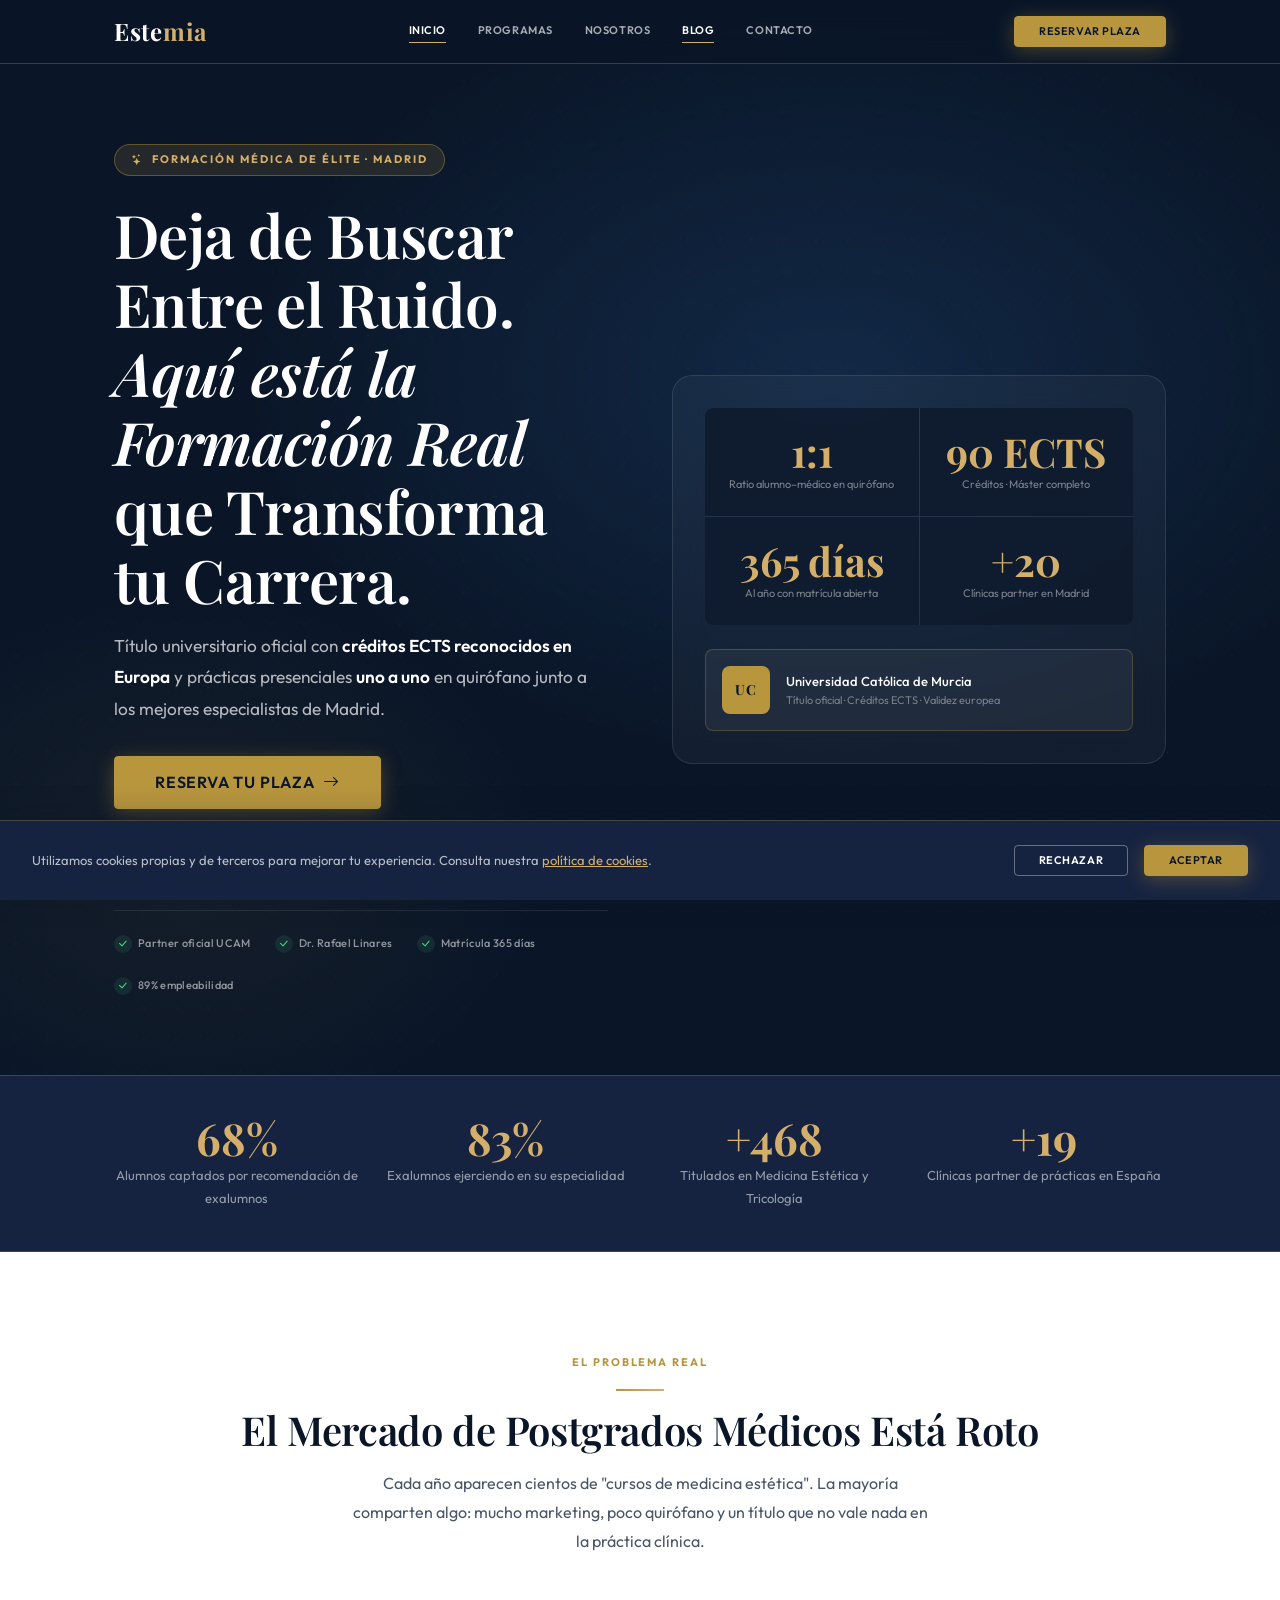
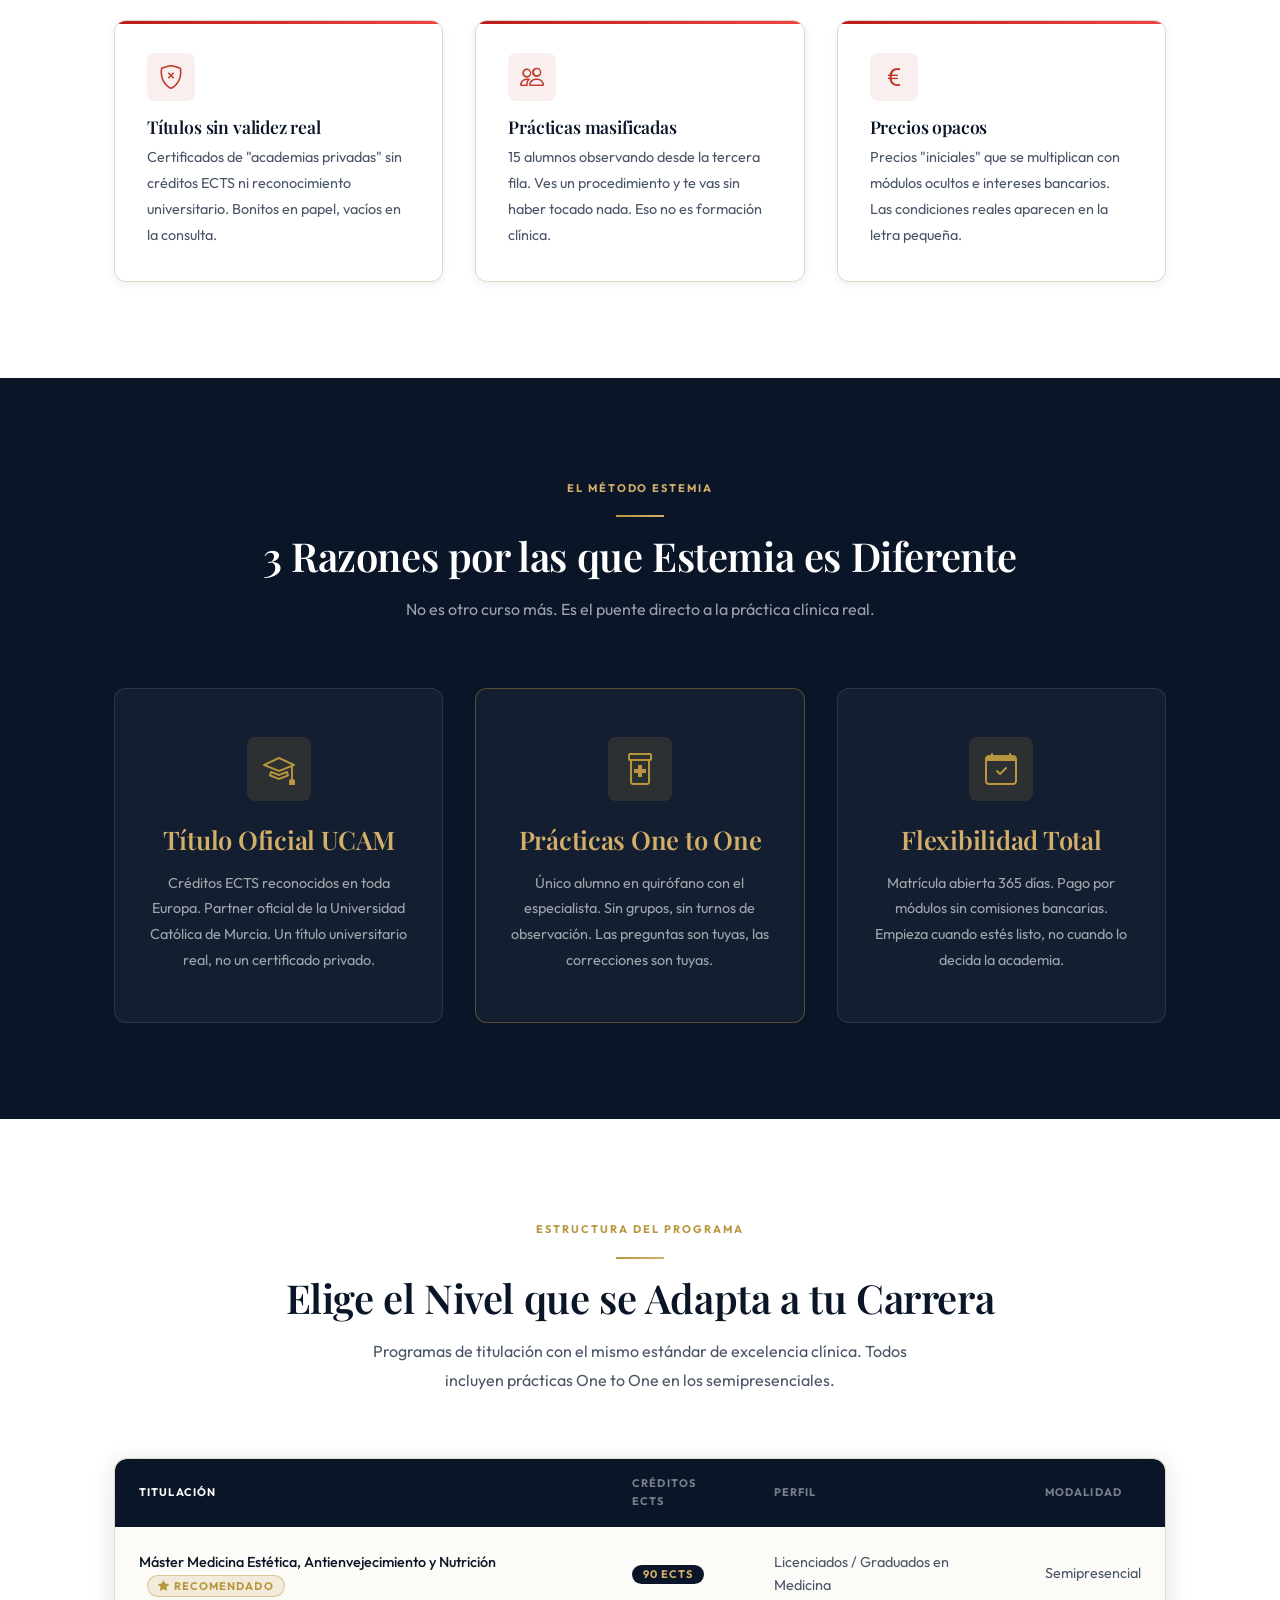
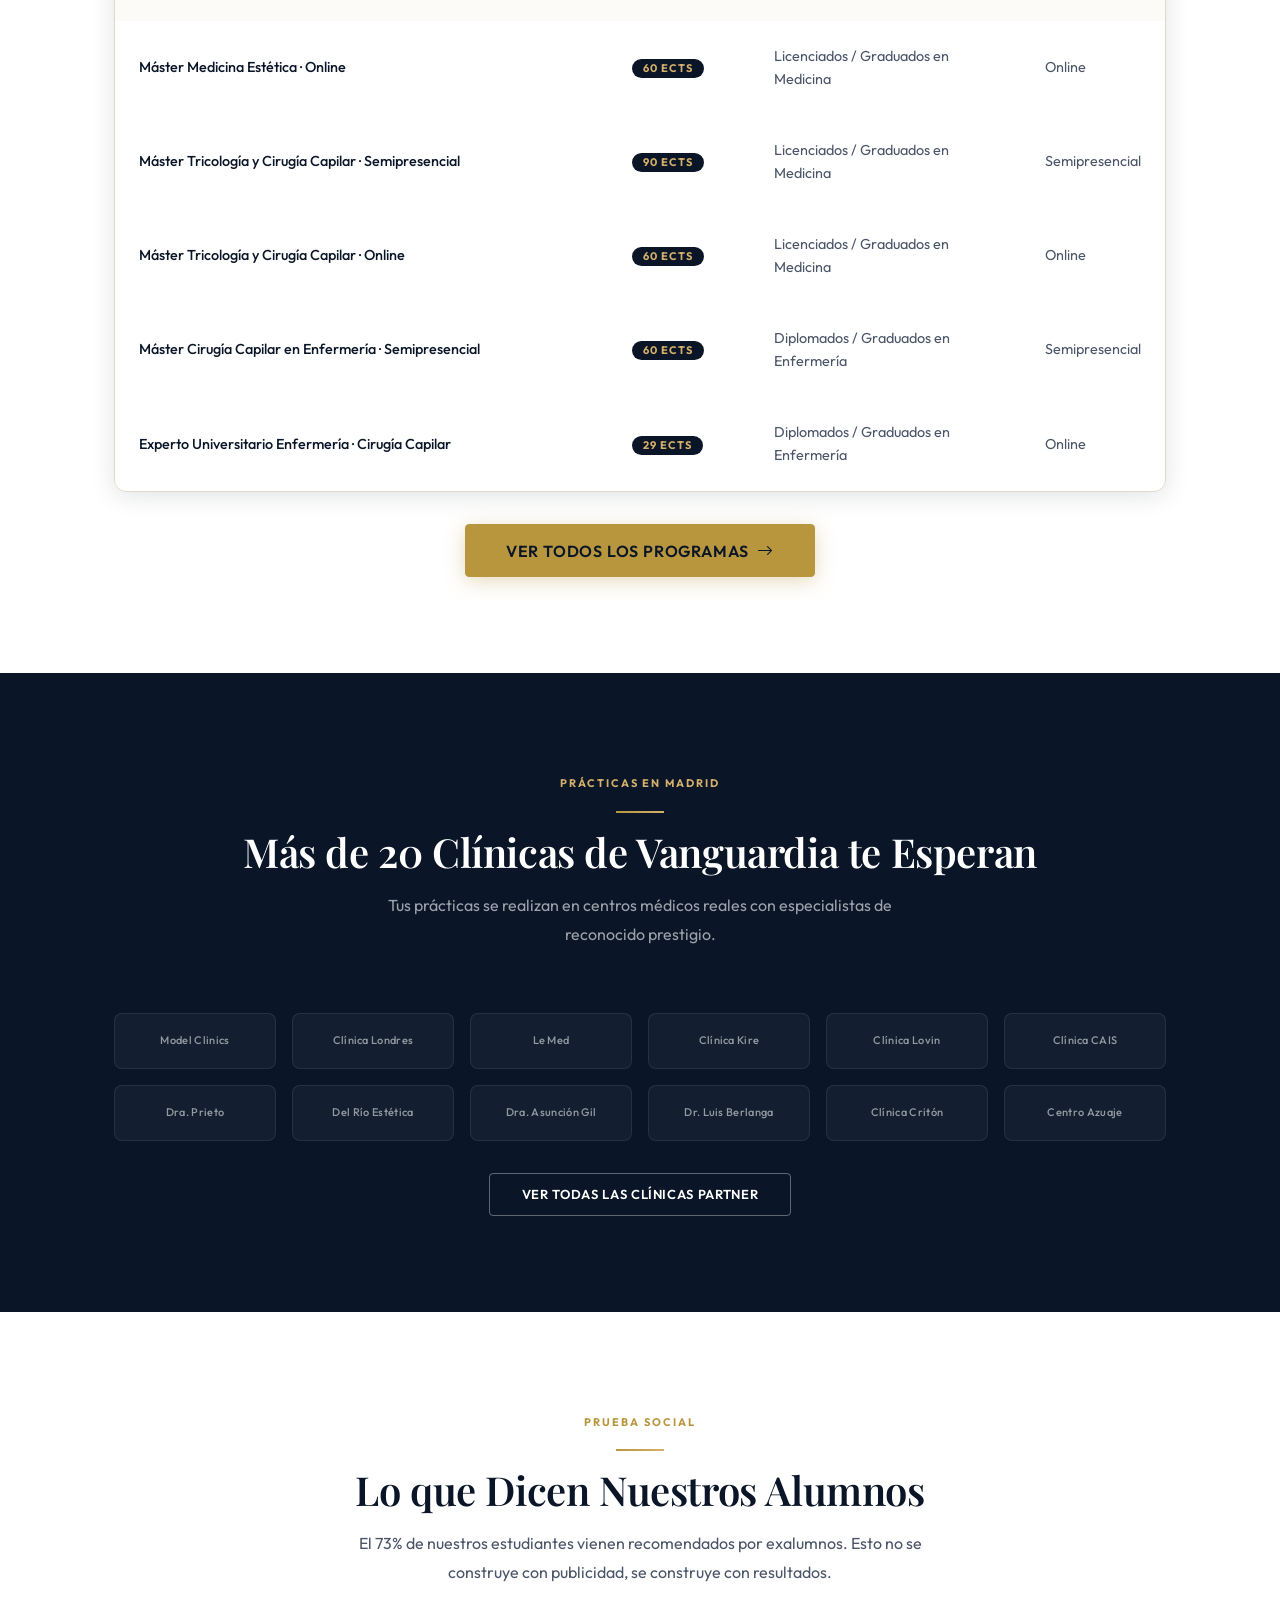
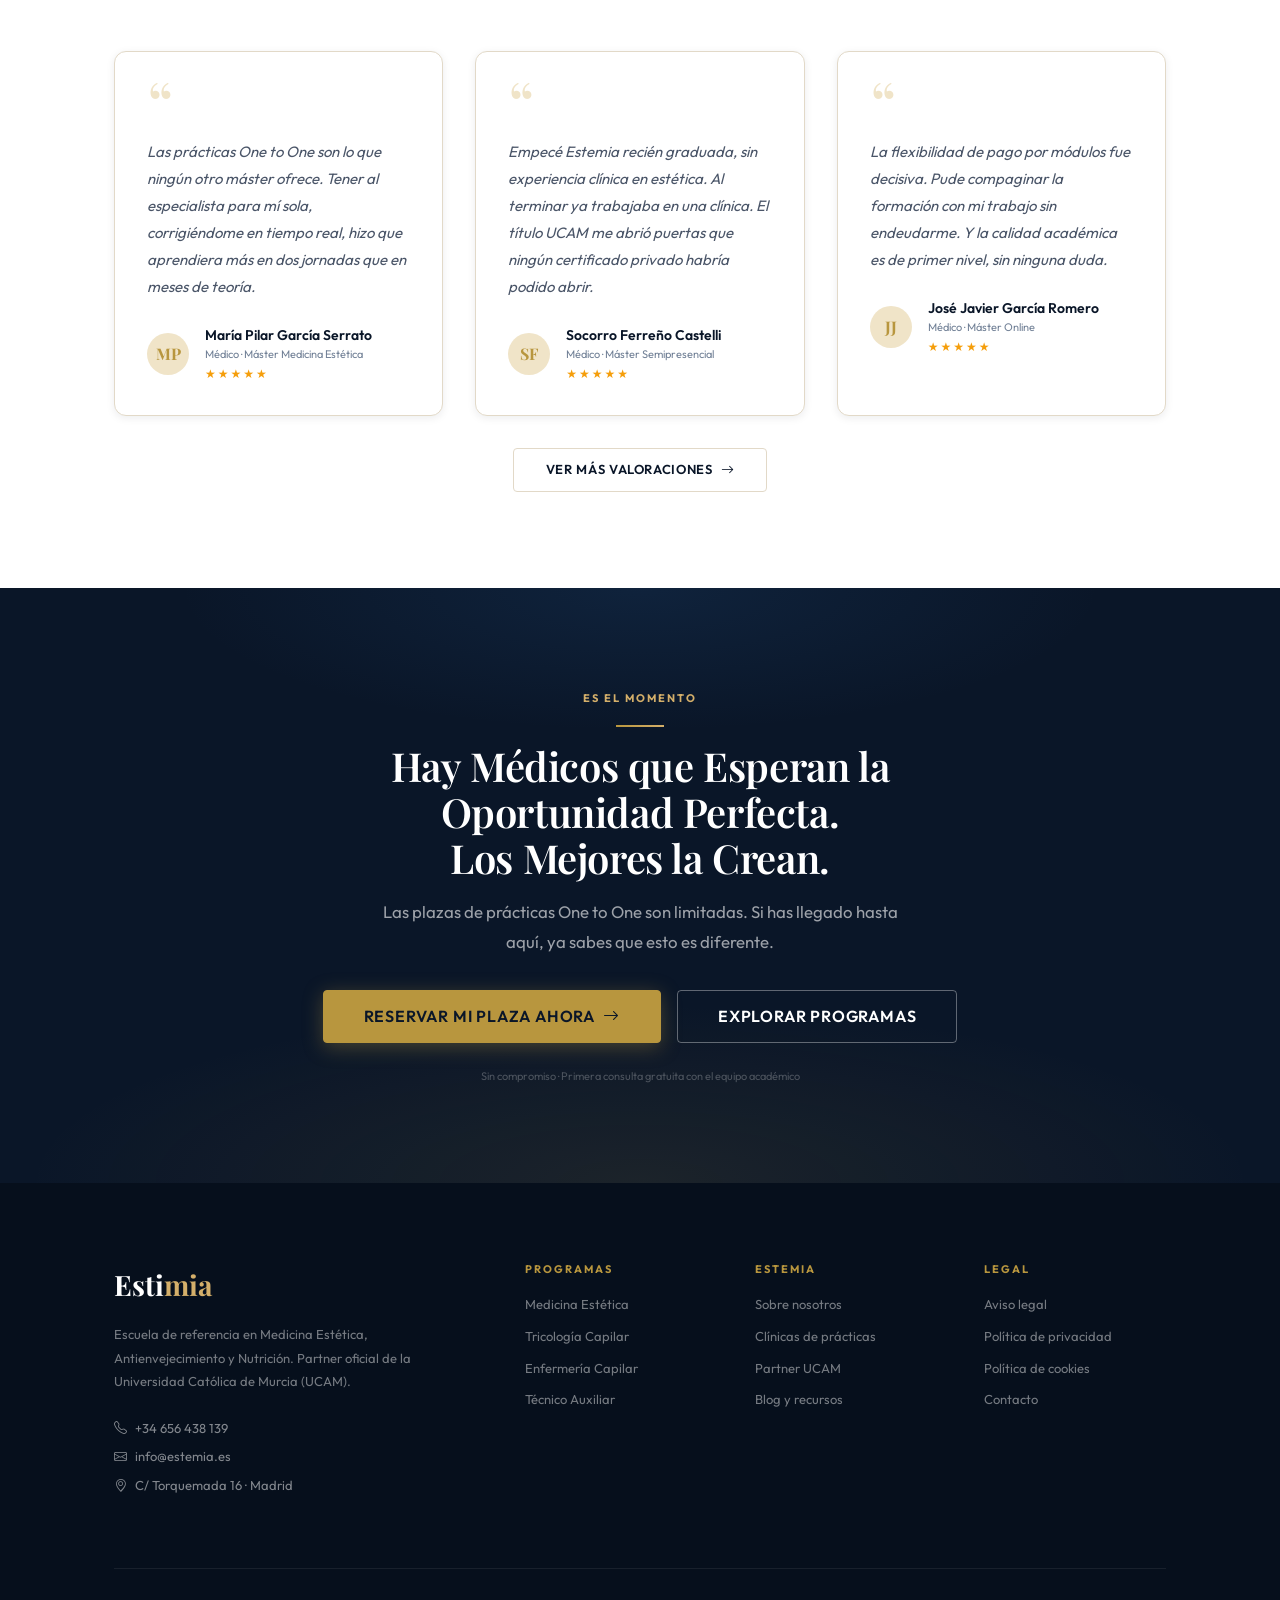
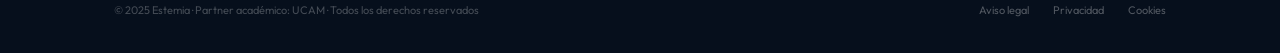
<file: index.html>
<!DOCTYPE html>
<html lang="es">
<head>
  <meta charset="UTF-8">
  <meta name="viewport" content="width=device-width, initial-scale=1.0">
  <meta name="description" content="Estemia — Escuela de élite en Medicina Estética, Antienvejecimiento y Nutrición. Partner oficial UCAM. Títulos con créditos ECTS y prácticas One to One en Madrid.">
  <meta name="robots" content="index, follow">
  <title>Estemia · Medicina Estética de Élite | Partner UCAM</title>

  <!-- Bootstrap Icons -->
  <link rel="stylesheet" href="https://cdn.jsdelivr.net/npm/bootstrap-icons@1.11.3/font/bootstrap-icons.min.css">

  <!-- Estemia CSS -->
  <link rel="stylesheet" href="css/main.css">
  <link rel="stylesheet" href="css/components.css">
  <link rel="stylesheet" href="css/animations.css">
  <link rel="stylesheet" href="css/pages/home.css">
</head>
<body>

<!-- ════════════════════════════════════════════
     NAVEGACIÓN
════════════════════════════════════════════ -->
<nav id="main-nav" role="navigation" aria-label="Navegación principal">
  <div class="nav-inner">
    <a href="index.html" class="nav-logo" aria-label="Estemia — Inicio">Este<span>mia</span></a>

    <div class="nav-links" role="list">
      <a href="index.html" role="listitem">Inicio</a>
      <a href="servicios.html" role="listitem">Programas</a>
      <a href="nosotros.html" role="listitem">Nosotros</a>
      <a href="blog/index.html" role="listitem">Blog</a>
      <a href="contacto.html" role="listitem">Contacto</a>
    </div>

    <a href="contacto.html" class="btn btn--primary btn--sm nav-cta">Reservar plaza</a>

    <button
      class="nav-hamburger"
      id="nav-hamburger"
      aria-label="Abrir menú de navegación"
      aria-expanded="false"
      aria-controls="nav-mobile">
      <span></span><span></span><span></span>
    </button>
  </div>
</nav>

<!-- Menú móvil -->
<div class="nav-mobile" id="nav-mobile" role="dialog" aria-modal="true" aria-label="Menú de navegación">
  <a href="index.html">Inicio</a>
  <a href="servicios.html">Programas</a>
  <a href="nosotros.html">Nosotros</a>
  <a href="blog/index.html">Blog</a>
  <a href="contacto.html">Contacto</a>
  <a href="contacto.html" class="btn btn--primary btn--lg">Reservar plaza</a>
</div>


<main id="main-content">

<!-- ════════════════════════════════════════════
     HERO
════════════════════════════════════════════ -->
<section class="hero" aria-labelledby="hero-heading">
  <div class="container">
    <div class="hero-grid">

      <!-- Columna izquierda: copy -->
      <div>
        <div class="hero-badge animate-fade-up">
          <i class="bi bi-stars"></i>
          Formación Médica de Élite · Madrid
        </div>

        <h1 id="hero-heading" class="text-white animate-fade-up delay-1">
          Deja de Buscar Entre el Ruido.<br>
          <em>Aquí está la Formación Real</em> que Transforma tu Carrera.
        </h1>

        <p class="animate-fade-up delay-2" style="color:rgba(255,255,255,0.70); font-size:1.08rem; margin-top:var(--space-2);">
          Título universitario oficial con <strong style="color:var(--color-white);">créditos ECTS reconocidos en Europa</strong>
          y prácticas presenciales <strong style="color:var(--color-white);">uno a uno</strong> en quirófano
          junto a los mejores especialistas de Madrid.
        </p>

        <div class="hero-ctas animate-fade-up delay-3">
          <a href="contacto.html" class="btn btn--primary btn--lg">
            Reserva tu Plaza
            <i class="bi bi-arrow-right"></i>
          </a>
          <a href="servicios.html" class="btn btn--secondary btn--lg">Ver Programas</a>
        </div>

        <div class="trust-row animate-fade-up delay-4">
          <div class="trust-item">
            <span class="trust-check"><i class="bi bi-check-lg"></i></span>
            Partner oficial UCAM
          </div>
          <div class="trust-item">
            <span class="trust-check"><i class="bi bi-check-lg"></i></span>
            Dr. Rafael Linares
          </div>
          <div class="trust-item">
            <span class="trust-check"><i class="bi bi-check-lg"></i></span>
            Matrícula 365 días
          </div>
          <div class="trust-item">
            <span class="trust-check"><i class="bi bi-check-lg"></i></span>
            89% empleabilidad
          </div>
        </div>
      </div>

      <!-- Columna derecha: card visual -->
      <div class="hero-visual-card animate-fade-up delay-2">
        <div class="hero-stats-grid">
          <div class="hero-stat">
            <span class="hero-stat__num" data-count="1" data-suffix=":1">1:1</span>
            <span class="hero-stat__label">Ratio alumno–médico en quirófano</span>
          </div>
          <div class="hero-stat">
            <span class="hero-stat__num" data-count="90" data-suffix=" ECTS">90</span>
            <span class="hero-stat__label">Créditos · Máster completo</span>
          </div>
          <div class="hero-stat">
            <span class="hero-stat__num" data-count="365" data-suffix=" días">365</span>
            <span class="hero-stat__label">Al año con matrícula abierta</span>
          </div>
          <div class="hero-stat">
            <span class="hero-stat__num" data-count="20" data-prefix="+">+20</span>
            <span class="hero-stat__label">Clínicas partner en Madrid</span>
          </div>
        </div>

        <div class="ucam-strip">
          <div class="ucam-seal">UC</div>
          <div>
            <div class="ucam-text-1">Universidad Católica de Murcia</div>
            <div class="ucam-text-2">Título oficial · Créditos ECTS · Validez europea</div>
          </div>
        </div>
      </div>

    </div>
  </div>
</section>


<!-- ════════════════════════════════════════════
     STATS STRIP
════════════════════════════════════════════ -->
<div class="stats-strip" aria-label="Cifras clave de Estemia">
  <div class="container">
    <div class="stats-grid">
      <div class="reveal">
        <span class="stat-num" data-count="73" data-suffix="%">73%</span>
        <p class="stat-label">Alumnos captados por recomendación de exalumnos</p>
      </div>
      <div class="reveal">
        <span class="stat-num" data-count="89" data-suffix="%">89%</span>
        <p class="stat-label">Exalumnos ejerciendo en su especialidad</p>
      </div>
      <div class="reveal">
        <span class="stat-num" data-count="500" data-prefix="+">+500</span>
        <p class="stat-label">Titulados en Medicina Estética y Tricología</p>
      </div>
      <div class="reveal">
        <span class="stat-num" data-count="20" data-prefix="+">+20</span>
        <p class="stat-label">Clínicas partner de prácticas en España</p>
      </div>
    </div>
  </div>
</div>


<!-- ════════════════════════════════════════════
     EL PROBLEMA
════════════════════════════════════════════ -->
<section style="background:var(--color-white);" aria-labelledby="problema-heading">
  <div class="container">
    <div class="section-header text-center reveal">
      <span class="eyebrow">El problema real</span>
      <hr class="divider-gold">
      <h2 id="problema-heading">El Mercado de Postgrados Médicos Está Roto</h2>
      <p>Cada año aparecen cientos de "cursos de medicina estética". La mayoría comparten algo: mucho marketing, poco quirófano y un título que no vale nada en la práctica clínica.</p>
    </div>

    <div class="grid-3">
      <div class="card pain-card reveal">
        <div class="pain-icon-box icon-box--error">
          <i class="bi bi-shield-x icon--lg"></i>
        </div>
        <h3 style="font-size:1.1rem; margin-bottom:var(--space-1);">Títulos sin validez real</h3>
        <p style="font-size:0.9rem;">Certificados de "academias privadas" sin créditos ECTS ni reconocimiento universitario. Bonitos en papel, vacíos en la consulta.</p>
      </div>

      <div class="card pain-card reveal">
        <div class="pain-icon-box icon-box--error">
          <i class="bi bi-people icon--lg"></i>
        </div>
        <h3 style="font-size:1.1rem; margin-bottom:var(--space-1);">Prácticas masificadas</h3>
        <p style="font-size:0.9rem;">15 alumnos observando desde la tercera fila. Ves un procedimiento y te vas sin haber tocado nada. Eso no es formación clínica.</p>
      </div>

      <div class="card pain-card reveal">
        <div class="pain-icon-box icon-box--error">
          <i class="bi bi-currency-euro icon--lg"></i>
        </div>
        <h3 style="font-size:1.1rem; margin-bottom:var(--space-1);">Precios opacos</h3>
        <p style="font-size:0.9rem;">Precios "iniciales" que se multiplican con módulos ocultos e intereses bancarios. Las condiciones reales aparecen en la letra pequeña.</p>
      </div>
    </div>
  </div>
</section>


<!-- ════════════════════════════════════════════
     BENEFICIOS / SOLUCIÓN
════════════════════════════════════════════ -->
<section style="background:var(--color-navy);" aria-labelledby="solucion-heading">
  <div class="container">
    <div class="section-header text-center reveal">
      <span class="eyebrow text-gold">El Método Estemia</span>
      <hr class="divider-gold">
      <h2 id="solucion-heading" class="text-white">3 Razones por las que Estemia es Diferente</h2>
      <p class="text-muted">No es otro curso más. Es el puente directo a la práctica clínica real.</p>
    </div>

    <div class="grid-3">
      <div class="card--dark reveal" style="text-align:center; padding:var(--space-6) var(--space-4);">
        <span class="icon-box icon-box--gold" style="margin:0 auto var(--space-3); width:64px;height:64px;">
          <i class="bi bi-mortarboard icon--xl"></i>
        </span>
        <h3 style="color:var(--color-gold-light); margin-bottom:var(--space-2);">Título Oficial UCAM</h3>
        <p class="text-muted" style="font-size:0.9rem;">Créditos ECTS reconocidos en toda Europa. Partner oficial de la Universidad Católica de Murcia. Un título universitario real, no un certificado privado.</p>
      </div>

      <div class="card--dark reveal" style="text-align:center; padding:var(--space-6) var(--space-4); border-color:var(--color-gold-alpha-40);">
        <span class="icon-box icon-box--gold" style="margin:0 auto var(--space-3); width:64px;height:64px;">
          <i class="bi bi-prescription2 icon--xl"></i>
        </span>
        <h3 style="color:var(--color-gold-light); margin-bottom:var(--space-2);">Prácticas One to One</h3>
        <p class="text-muted" style="font-size:0.9rem;">Único alumno en quirófano con el especialista. Sin grupos, sin turnos de observación. Las preguntas son tuyas, las correcciones son tuyas.</p>
      </div>

      <div class="card--dark reveal" style="text-align:center; padding:var(--space-6) var(--space-4);">
        <span class="icon-box icon-box--gold" style="margin:0 auto var(--space-3); width:64px;height:64px;">
          <i class="bi bi-calendar-check icon--xl"></i>
        </span>
        <h3 style="color:var(--color-gold-light); margin-bottom:var(--space-2);">Flexibilidad Total</h3>
        <p class="text-muted" style="font-size:0.9rem;">Matrícula abierta 365 días. Pago por módulos sin comisiones bancarias. Empieza cuando estés listo, no cuando lo decida la academia.</p>
      </div>
    </div>
  </div>
</section>


<!-- ════════════════════════════════════════════
     TABLA DE PROGRAMAS
════════════════════════════════════════════ -->
<section style="background:var(--color-white);" aria-labelledby="programas-heading">
  <div class="container">
    <div class="section-header text-center reveal">
      <span class="eyebrow">Estructura del programa</span>
      <hr class="divider-gold">
      <h2 id="programas-heading">Elige el Nivel que se Adapta a tu Carrera</h2>
      <p>Programas de titulación con el mismo estándar de excelencia clínica. Todos incluyen prácticas One to One en los semipresenciales.</p>
    </div>

    <div class="reveal">
      <div class="prog-table-wrap">
      <table class="prog-table" role="table" aria-label="Programas académicos Estemia">
        <thead>
          <tr>
            <th scope="col">Titulación</th>
            <th scope="col">Créditos ECTS</th>
            <th scope="col">Perfil</th>
            <th scope="col">Modalidad</th>
          </tr>
        </thead>
        <tbody>
          <tr class="is-featured">
            <td>
              Máster Medicina Estética, Antienvejecimiento y Nutrición
              <span class="badge badge--gold" style="margin-left:var(--space-1);">
                <i class="bi bi-star-fill"></i> Recomendado
              </span>
            </td>
            <td><span class="badge badge--navy">90 ECTS</span></td>
            <td>Licenciados / Graduados en Medicina</td>
            <td>Semipresencial</td>
          </tr>
          <tr>
            <td>Máster Medicina Estética · Online</td>
            <td><span class="badge badge--navy">60 ECTS</span></td>
            <td>Licenciados / Graduados en Medicina</td>
            <td>Online</td>
          </tr>
          <tr>
            <td>Máster Tricología y Cirugía Capilar · Semipresencial</td>
            <td><span class="badge badge--navy">90 ECTS</span></td>
            <td>Licenciados / Graduados en Medicina</td>
            <td>Semipresencial</td>
          </tr>
          <tr>
            <td>Máster Tricología y Cirugía Capilar · Online</td>
            <td><span class="badge badge--navy">60 ECTS</span></td>
            <td>Licenciados / Graduados en Medicina</td>
            <td>Online</td>
          </tr>
          <tr>
            <td>Máster Cirugía Capilar en Enfermería · Semipresencial</td>
            <td><span class="badge badge--navy">60 ECTS</span></td>
            <td>Diplomados / Graduados en Enfermería</td>
            <td>Semipresencial</td>
          </tr>
          <tr>
            <td>Experto Universitario Enfermería · Cirugía Capilar</td>
            <td><span class="badge badge--navy">29 ECTS</span></td>
            <td>Diplomados / Graduados en Enfermería</td>
            <td>Online</td>
          </tr>
        </tbody>
      </table>
      </div>
    </div>

    <div class="text-center mt-4">
      <a href="servicios.html" class="btn btn--primary btn--lg">
        Ver todos los programas
        <i class="bi bi-arrow-right"></i>
      </a>
    </div>
  </div>
</section>


<!-- ════════════════════════════════════════════
     CLÍNICAS PARTNER
════════════════════════════════════════════ -->
<section class="clinics-section" aria-labelledby="clinicas-heading">
  <div class="container">
    <div class="section-header text-center reveal">
      <span class="eyebrow text-gold">Prácticas en Madrid</span>
      <hr class="divider-gold">
      <h2 id="clinicas-heading" class="text-white">Más de 20 Clínicas de Vanguardia te Esperan</h2>
      <p class="text-muted">Tus prácticas se realizan en centros médicos reales con especialistas de reconocido prestigio.</p>
    </div>

    <div class="clinic-names-grid reveal">
      <div class="clinic-name-box"><span>Model Clinics</span></div>
      <div class="clinic-name-box"><span>Clínica Londres</span></div>
      <div class="clinic-name-box"><span>Le Med</span></div>
      <div class="clinic-name-box"><span>Clínica Kire</span></div>
      <div class="clinic-name-box"><span>Clínica Lovin</span></div>
      <div class="clinic-name-box"><span>Clínica CAIS</span></div>
      <div class="clinic-name-box"><span>Dra. Prieto</span></div>
      <div class="clinic-name-box"><span>Del Río Estética</span></div>
      <div class="clinic-name-box"><span>Dra. Asunción Gil</span></div>
      <div class="clinic-name-box"><span>Dr. Luis Berlanga</span></div>
      <div class="clinic-name-box"><span>Clínica Critón</span></div>
      <div class="clinic-name-box"><span>Centro Azuaje</span></div>
    </div>

    <div class="text-center mt-4">
      <a href="servicios.html#practicas" class="btn btn--secondary">Ver todas las clínicas partner</a>
    </div>
  </div>
</section>


<!-- ════════════════════════════════════════════
     TESTIMONIOS
════════════════════════════════════════════ -->
<section style="background:var(--color-white);" aria-labelledby="testimonios-heading">
  <div class="container">
    <div class="section-header text-center reveal">
      <span class="eyebrow">Prueba social</span>
      <hr class="divider-gold">
      <h2 id="testimonios-heading">Lo que Dicen Nuestros Alumnos</h2>
      <p>El 73% de nuestros estudiantes vienen recomendados por exalumnos. Esto no se construye con publicidad, se construye con resultados.</p>
    </div>

    <div class="grid-3">
      <article class="testimonial-card reveal">
        <div class="testimonial-quote">&ldquo;</div>
        <p class="testimonial-text">Las prácticas One to One son lo que ningún otro máster ofrece. Tener al especialista para mí sola, corrigiéndome en tiempo real, hizo que aprendiera más en dos jornadas que en meses de teoría.</p>
        <div class="testimonial-author">
          <div class="author-avatar">MP</div>
          <div>
            <div class="author-name">María Pilar García Serrato</div>
            <div class="author-role">Médico · Máster Medicina Estética</div>
            <div class="stars">&#9733;&#9733;&#9733;&#9733;&#9733;</div>
          </div>
        </div>
      </article>

      <article class="testimonial-card reveal">
        <div class="testimonial-quote">&ldquo;</div>
        <p class="testimonial-text">Empecé Estemia recién graduada, sin experiencia clínica en estética. Al terminar ya trabajaba en una clínica. El título UCAM me abrió puertas que ningún certificado privado habría podido abrir.</p>
        <div class="testimonial-author">
          <div class="author-avatar">SF</div>
          <div>
            <div class="author-name">Socorro Ferreño Castelli</div>
            <div class="author-role">Médico · Máster Semipresencial</div>
            <div class="stars">&#9733;&#9733;&#9733;&#9733;&#9733;</div>
          </div>
        </div>
      </article>

      <article class="testimonial-card reveal">
        <div class="testimonial-quote">&ldquo;</div>
        <p class="testimonial-text">La flexibilidad de pago por módulos fue decisiva. Pude compaginar la formación con mi trabajo sin endeudarme. Y la calidad académica es de primer nivel, sin ninguna duda.</p>
        <div class="testimonial-author">
          <div class="author-avatar">JJ</div>
          <div>
            <div class="author-name">José Javier García Romero</div>
            <div class="author-role">Médico · Máster Online</div>
            <div class="stars">&#9733;&#9733;&#9733;&#9733;&#9733;</div>
          </div>
        </div>
      </article>
    </div>

    <div class="text-center mt-4">
      <a href="nosotros.html#valoraciones" class="btn btn--outline">
        Ver más valoraciones
        <i class="bi bi-arrow-right"></i>
      </a>
    </div>
  </div>
</section>


<!-- ════════════════════════════════════════════
     CTA FINAL
════════════════════════════════════════════ -->
<section class="home-cta" aria-labelledby="cta-heading">
  <div class="container">
    <div class="reveal">
      <span class="eyebrow text-gold">Es el momento</span>
      <hr class="divider-gold" style="margin:var(--space-2) auto;">
      <h2 id="cta-heading" class="text-white" style="max-width:680px; margin:0 auto var(--space-2);">
        Hay Médicos que Esperan la Oportunidad Perfecta.<br>Los Mejores la Crean.
      </h2>
      <p class="text-muted" style="max-width:520px; margin:0 auto; font-size:1.05rem;">
        Las plazas de prácticas One to One son limitadas. Si has llegado hasta aquí, ya sabes que esto es diferente.
      </p>
      <div class="cta-btns">
        <a href="contacto.html" class="btn btn--primary btn--lg">
          Reservar mi plaza ahora
          <i class="bi bi-arrow-right"></i>
        </a>
        <a href="servicios.html" class="btn btn--secondary btn--lg">Explorar programas</a>
      </div>
      <p style="margin-top:var(--space-3); font-size:var(--text-xs); color:rgba(255,255,255,0.25);">
        Sin compromiso · Primera consulta gratuita con el equipo académico
      </p>
    </div>
  </div>
</section>

</main>


<!-- ════════════════════════════════════════════
     FOOTER
════════════════════════════════════════════ -->
<footer class="site-footer" role="contentinfo">
  <div class="container">
    <div class="footer-grid">
      <div>
        <div class="footer-logo">Esti<span>mia</span></div>
        <p class="footer-desc">Escuela de referencia en Medicina Estética, Antienvejecimiento y Nutrición. Partner oficial de la Universidad Católica de Murcia (UCAM).</p>
        <a href="tel:+34656438139" class="footer-contact-item">
          <i class="bi bi-telephone"></i> +34 656 438 139
        </a>
        <a href="mailto:info@estemia.es" class="footer-contact-item">
          <i class="bi bi-envelope"></i> info@estemia.es
        </a>
        <a href="https://maps.google.com/?q=C+Torquemada+16+Madrid" class="footer-contact-item" target="_blank" rel="noopener">
          <i class="bi bi-geo-alt"></i> C/ Torquemada 16 · Madrid
        </a>
      </div>
      <div class="footer-col">
        <h5>Programas</h5>
        <ul>
          <li><a href="servicios.html#medicina">Medicina Estética</a></li>
          <li><a href="servicios.html#tricologia">Tricología Capilar</a></li>
          <li><a href="servicios.html#enfermeria">Enfermería Capilar</a></li>
          <li><a href="servicios.html#auxiliar">Técnico Auxiliar</a></li>
        </ul>
      </div>
      <div class="footer-col">
        <h5>Estemia</h5>
        <ul>
          <li><a href="nosotros.html">Sobre nosotros</a></li>
          <li><a href="servicios.html#practicas">Clínicas de prácticas</a></li>
          <li><a href="nosotros.html#ucam">Partner UCAM</a></li>
          <li><a href="blog/index.html">Blog y recursos</a></li>
        </ul>
      </div>
      <div class="footer-col">
        <h5>Legal</h5>
        <ul>
          <li><a href="legal/aviso-legal.html">Aviso legal</a></li>
          <li><a href="legal/privacidad.html">Política de privacidad</a></li>
          <li><a href="legal/cookies.html">Política de cookies</a></li>
          <li><a href="contacto.html">Contacto</a></li>
        </ul>
      </div>
    </div>

    <div class="footer-bottom">
      <p class="footer-copy">&copy; 2025 Estemia &middot; Partner académico: UCAM &middot; Todos los derechos reservados</p>
      <div class="footer-legal">
        <a href="legal/aviso-legal.html">Aviso legal</a>
        <a href="legal/privacidad.html">Privacidad</a>
        <a href="legal/cookies.html">Cookies</a>
      </div>
    </div>
  </div>
</footer>


<!-- ════════════════════════════════════════════
     COOKIE BANNER
════════════════════════════════════════════ -->
<div id="cookie-banner" role="dialog" aria-label="Aviso de cookies" aria-live="polite">
  <p>
    Utilizamos cookies propias y de terceros para mejorar tu experiencia.
    Consulta nuestra <a href="legal/cookies.html">política de cookies</a>.
  </p>
  <div class="cookie-btns">
    <button id="cookie-decline" class="btn btn--secondary btn--sm">Rechazar</button>
    <button id="cookie-accept"  class="btn btn--primary  btn--sm">Aceptar</button>
  </div>
</div>

<!-- Scroll to top -->
<button id="scroll-top" aria-label="Volver al inicio de la página">
  <i class="bi bi-chevron-up"></i>
</button>

<script src="js/main.js"></script>
</body>
</html>
</file>
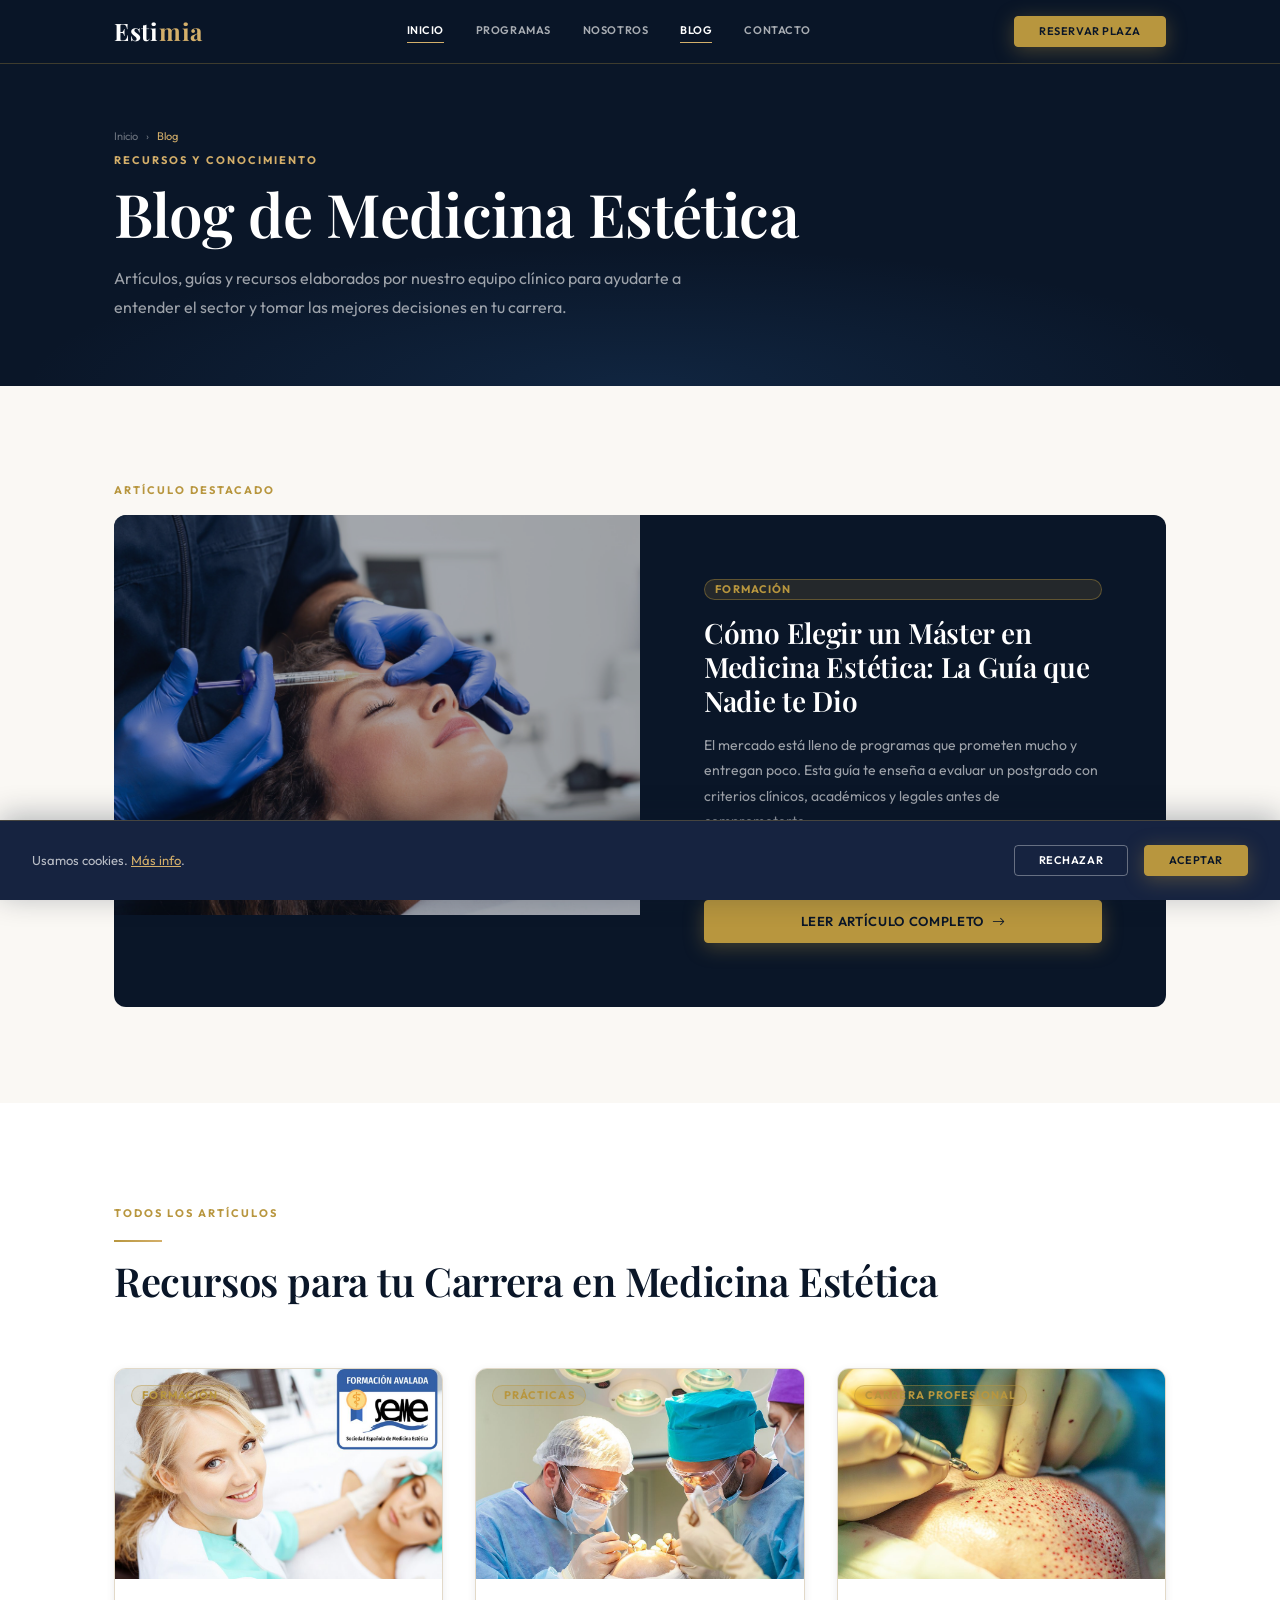
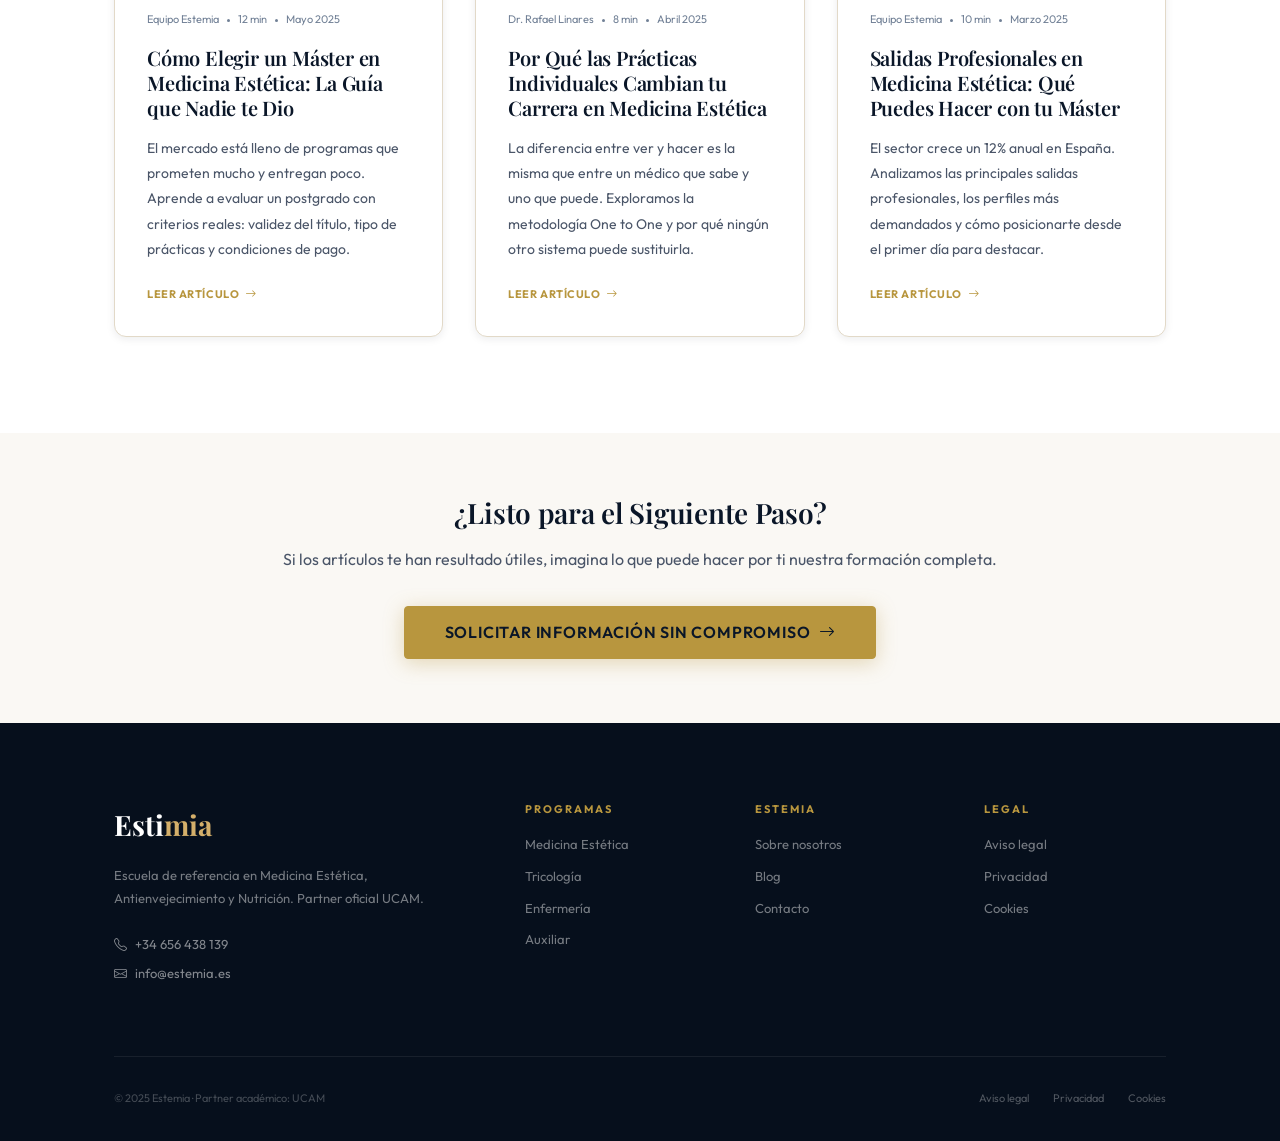
<file: blog/index.html>
<!DOCTYPE html>
<html lang="es">
<head>
  <meta charset="UTF-8">
  <meta name="viewport" content="width=device-width, initial-scale=1.0">
  <meta name="description" content="Blog de Estemia — Recursos, artículos y guías sobre Medicina Estética, Tricología y formación médica especializada.">
  <title>Blog y Recursos | Estemia</title>
  <link rel="stylesheet" href="https://cdn.jsdelivr.net/npm/bootstrap-icons@1.11.3/font/bootstrap-icons.min.css">
  <link rel="stylesheet" href="../css/main.css">
  <link rel="stylesheet" href="../css/components.css">
  <link rel="stylesheet" href="../css/animations.css">
  <link rel="stylesheet" href="../css/pages/blog.css">
</head>
<body>
<nav id="main-nav" role="navigation" aria-label="Navegación principal">
  <div class="nav-inner">
    <a href="../index.html" class="nav-logo">Esti<span>mia</span></a>
    <div class="nav-links"><a href="../index.html">Inicio</a><a href="../servicios.html">Programas</a><a href="../nosotros.html">Nosotros</a><a href="index.html" class="is-active">Blog</a><a href="../contacto.html">Contacto</a></div>
    <a href="../contacto.html" class="btn btn--primary btn--sm nav-cta">Reservar plaza</a>
    <button class="nav-hamburger" id="nav-hamburger" aria-label="Abrir menú" aria-expanded="false"><span></span><span></span><span></span></button>
  </div>
</nav>
<div class="nav-mobile" id="nav-mobile">
  <a href="../index.html">Inicio</a><a href="../servicios.html">Programas</a><a href="../nosotros.html">Nosotros</a><a href="index.html">Blog</a><a href="../contacto.html">Contacto</a>
  <a href="../contacto.html" class="btn btn--primary btn--lg">Reservar plaza</a>
</div>

<main id="main-content">
<header class="page-header">
  <div class="container">
    <nav class="page-breadcrumb"><a href="../index.html">Inicio</a> <span>›</span> <span>Blog</span></nav>
    <span class="eyebrow" style="color:var(--color-gold-light);">Recursos y conocimiento</span>
    <h1 style="margin-top:var(--space-1);">Blog de Medicina Estética</h1>
    <p>Artículos, guías y recursos elaborados por nuestro equipo clínico para ayudarte a entender el sector y tomar las mejores decisiones en tu carrera.</p>
  </div>
</header>

<!-- ARTÍCULO DESTACADO -->
<section style="background:var(--color-ivory);">
  <div class="container">
    <div class="reveal">
      <span class="eyebrow" style="display:block; margin-bottom:var(--space-2);">Artículo destacado</span>
    </div>
    <article class="featured-post reveal">
      <div class="featured-post-img">
        <img src="../assets/img/AdobeStock_222371752-scaled.jpeg" alt="Medicina Estética profesional">
      </div>
      <div class="featured-post-body">
        <span class="badge badge--gold" style="margin-bottom:var(--space-2);">Formación</span>
        <h2 style="color:var(--color-white); font-size:1.75rem; margin-bottom:var(--space-2); line-height:1.2;">Cómo Elegir un Máster en Medicina Estética: La Guía que Nadie te Dio</h2>
        <p style="color:rgba(255,255,255,0.60); font-size:0.875rem; line-height:var(--leading-loose); margin-bottom:var(--space-3);">El mercado está lleno de programas que prometen mucho y entregan poco. Esta guía te enseña a evaluar un postgrado con criterios clínicos, académicos y legales antes de comprometerte.</p>
        <div class="blog-meta" style="color:rgba(255,255,255,0.35); margin-bottom:var(--space-3);">
          <span>Equipo Estemia</span><span class="blog-meta__dot"></span><span>12 min de lectura</span><span class="blog-meta__dot"></span><time datetime="2025-05-01">Mayo 2025</time>
        </div>
        <a href="post-1.html" class="btn btn--primary">Leer artículo completo <i class="bi bi-arrow-right"></i></a>
      </div>
    </article>
  </div>
</section>

<!-- LISTADO -->
<section style="background:var(--color-white);">
  <div class="container">
    <div class="section-header reveal">
      <span class="eyebrow">Todos los artículos</span>
      <hr class="divider-gold">
      <h2>Recursos para tu Carrera en Medicina Estética</h2>
    </div>
    <div class="grid-3">
      <article class="blog-card reveal">
        <div class="blog-card-img">
          <img src="../assets/img/master_internacional_en_medicina_estetica_seme.jpeg" alt="Elegir máster medicina estética" loading="lazy">
          <span class="badge badge--gold cat-badge">Formación</span>
        </div>
        <div class="blog-card-body">
          <div class="blog-meta"><span>Equipo Estemia</span><span class="blog-meta__dot"></span><span>12 min</span><span class="blog-meta__dot"></span><time datetime="2025-05-01">Mayo 2025</time></div>
          <h3 class="blog-card-title">Cómo Elegir un Máster en Medicina Estética: La Guía que Nadie te Dio</h3>
          <p class="blog-card-excerpt">El mercado está lleno de programas que prometen mucho y entregan poco. Aprende a evaluar un postgrado con criterios reales: validez del título, tipo de prácticas y condiciones de pago.</p>
          <a href="post-1.html" class="blog-card-link">Leer artículo <i class="bi bi-arrow-right"></i></a>
        </div>
      </article>
      <article class="blog-card reveal">
        <div class="blog-card-img">
          <img src="../assets/img/titulos_posgrado_universitario_medicina.jpeg" alt="Prácticas médicas One to One" loading="lazy">
          <span class="badge badge--gold cat-badge">Prácticas</span>
        </div>
        <div class="blog-card-body">
          <div class="blog-meta"><span>Dr. Rafael Linares</span><span class="blog-meta__dot"></span><span>8 min</span><span class="blog-meta__dot"></span><time datetime="2025-04-15">Abril 2025</time></div>
          <h3 class="blog-card-title">Por Qué las Prácticas Individuales Cambian tu Carrera en Medicina Estética</h3>
          <p class="blog-card-excerpt">La diferencia entre ver y hacer es la misma que entre un médico que sabe y uno que puede. Exploramos la metodología One to One y por qué ningún otro sistema puede sustituirla.</p>
          <a href="post-2.html" class="blog-card-link">Leer artículo <i class="bi bi-arrow-right"></i></a>
        </div>
      </article>
      <article class="blog-card reveal">
        <div class="blog-card-img">
          <img src="../assets/img/titulos_posgrado_universitario_enfermeria.jpeg" alt="Salidas profesionales medicina estética" loading="lazy">
          <span class="badge badge--gold cat-badge">Carrera profesional</span>
        </div>
        <div class="blog-card-body">
          <div class="blog-meta"><span>Equipo Estemia</span><span class="blog-meta__dot"></span><span>10 min</span><span class="blog-meta__dot"></span><time datetime="2025-03-20">Marzo 2025</time></div>
          <h3 class="blog-card-title">Salidas Profesionales en Medicina Estética: Qué Puedes Hacer con tu Máster</h3>
          <p class="blog-card-excerpt">El sector crece un 12% anual en España. Analizamos las principales salidas profesionales, los perfiles más demandados y cómo posicionarte desde el primer día para destacar.</p>
          <a href="post-3.html" class="blog-card-link">Leer artículo <i class="bi bi-arrow-right"></i></a>
        </div>
      </article>
    </div>
  </div>
</section>

<!-- CTA -->
<section style="background:var(--color-ivory); text-align:center;" class="section--sm">
  <div class="container--sm reveal">
    <h2 style="margin-bottom:var(--space-2); font-size:1.75rem;">¿Listo para el Siguiente Paso?</h2>
    <p style="margin-bottom:var(--space-4);">Si los artículos te han resultado útiles, imagina lo que puede hacer por ti nuestra formación completa.</p>
    <a href="../contacto.html" class="btn btn--primary btn--lg">Solicitar información sin compromiso <i class="bi bi-arrow-right"></i></a>
  </div>
</section>
</main>

<footer class="site-footer" role="contentinfo">
  <div class="container">
    <div class="footer-grid">
      <div><div class="footer-logo">Esti<span>mia</span></div><p class="footer-desc">Escuela de referencia en Medicina Estética, Antienvejecimiento y Nutrición. Partner oficial UCAM.</p><a href="tel:+34656438139" class="footer-contact-item"><i class="bi bi-telephone"></i> +34 656 438 139</a><a href="mailto:info@estemia.es" class="footer-contact-item"><i class="bi bi-envelope"></i> info@estemia.es</a></div>
      <div class="footer-col"><h5>Programas</h5><ul><li><a href="../servicios.html#medicina">Medicina Estética</a></li><li><a href="../servicios.html#tricologia">Tricología</a></li><li><a href="../servicios.html#enfermeria">Enfermería</a></li><li><a href="../servicios.html#auxiliar">Auxiliar</a></li></ul></div>
      <div class="footer-col"><h5>Estemia</h5><ul><li><a href="../nosotros.html">Sobre nosotros</a></li><li><a href="index.html">Blog</a></li><li><a href="../contacto.html">Contacto</a></li></ul></div>
      <div class="footer-col"><h5>Legal</h5><ul><li><a href="../legal/aviso-legal.html">Aviso legal</a></li><li><a href="../legal/privacidad.html">Privacidad</a></li><li><a href="../legal/cookies.html">Cookies</a></li></ul></div>
    </div>
    <div class="footer-bottom"><p class="footer-copy">&copy; 2025 Estemia &middot; Partner académico: UCAM</p><div class="footer-legal"><a href="../legal/aviso-legal.html">Aviso legal</a><a href="../legal/privacidad.html">Privacidad</a><a href="../legal/cookies.html">Cookies</a></div></div>
  </div>
</footer>
<div id="cookie-banner" role="dialog" aria-live="polite"><p>Usamos cookies. <a href="../legal/cookies.html">Más info</a>.</p><div class="cookie-btns"><button id="cookie-decline" class="btn btn--secondary btn--sm">Rechazar</button><button id="cookie-accept" class="btn btn--primary btn--sm">Aceptar</button></div></div>
<button id="scroll-top" aria-label="Volver al inicio"><i class="bi bi-chevron-up"></i></button>
<script src="../js/main.js"></script>
</body>
</html>
</file>
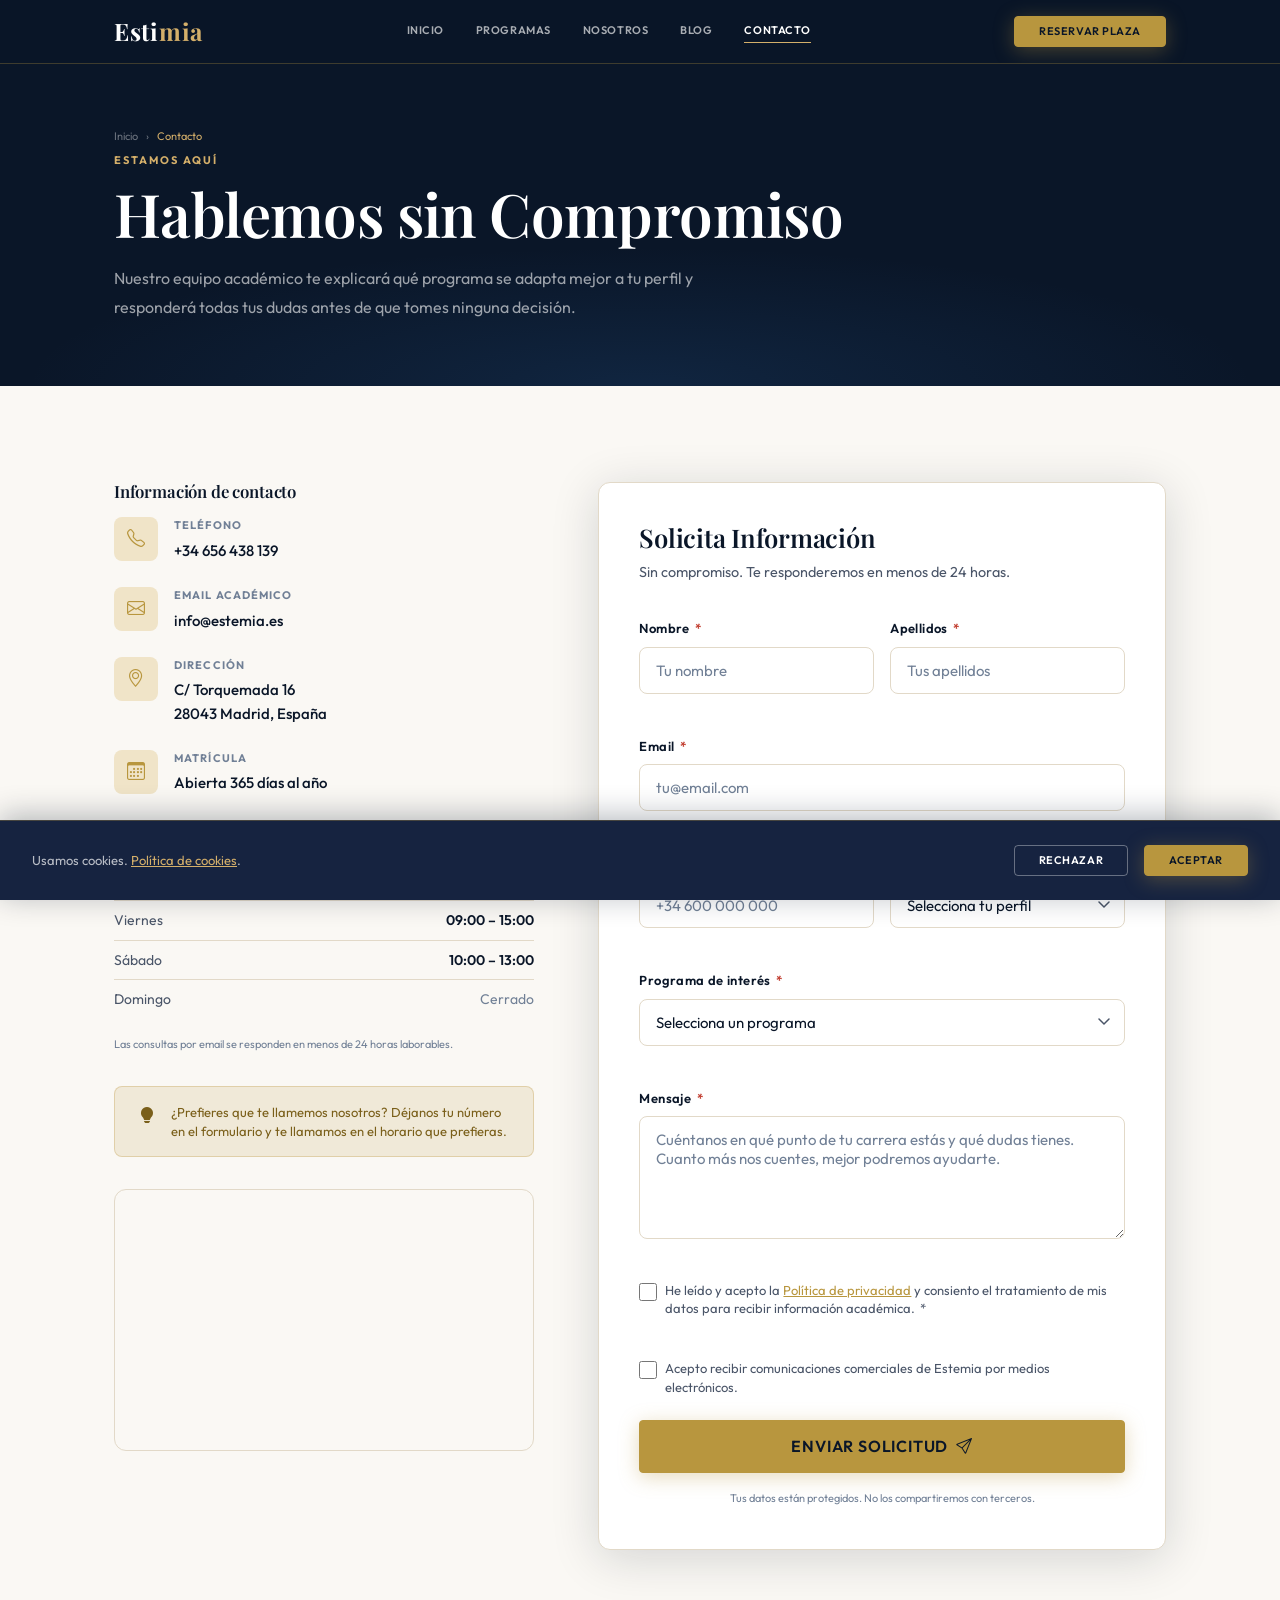
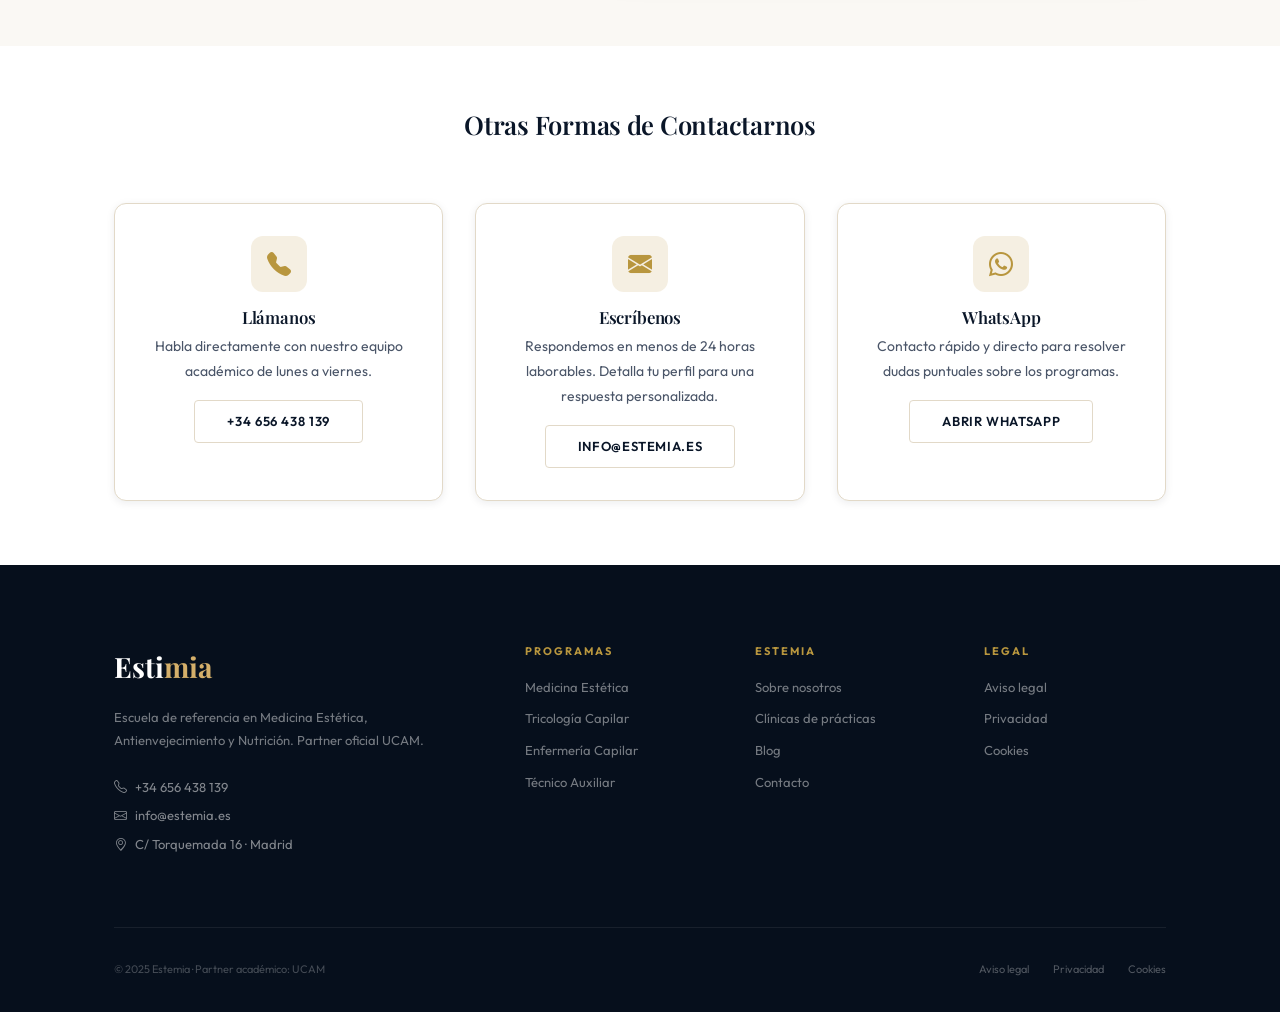
<file: contacto.html>
<!DOCTYPE html>
<html lang="es">
<head>
  <meta charset="UTF-8">
  <meta name="viewport" content="width=device-width, initial-scale=1.0">
  <meta name="description" content="Contacta con Estemia — Solicita información sobre nuestros programas. Formulario, teléfono, email y ubicación en Madrid.">
  <title>Contacto | Estemia</title>
  <link rel="stylesheet" href="https://cdn.jsdelivr.net/npm/bootstrap-icons@1.11.3/font/bootstrap-icons.min.css">
  <link rel="stylesheet" href="css/main.css">
  <link rel="stylesheet" href="css/components.css">
  <link rel="stylesheet" href="css/animations.css">
  <link rel="stylesheet" href="css/pages/contacto.css">
</head>
<body>
<nav id="main-nav" role="navigation" aria-label="Navegación principal">
  <div class="nav-inner">
    <a href="index.html" class="nav-logo">Esti<span>mia</span></a>
    <div class="nav-links"><a href="index.html">Inicio</a><a href="servicios.html">Programas</a><a href="nosotros.html">Nosotros</a><a href="blog/index.html">Blog</a><a href="contacto.html" class="is-active">Contacto</a></div>
    <a href="contacto.html" class="btn btn--primary btn--sm nav-cta">Reservar plaza</a>
    <button class="nav-hamburger" id="nav-hamburger" aria-label="Abrir menú" aria-expanded="false"><span></span><span></span><span></span></button>
  </div>
</nav>
<div class="nav-mobile" id="nav-mobile">
  <a href="index.html">Inicio</a><a href="servicios.html">Programas</a><a href="nosotros.html">Nosotros</a><a href="blog/index.html">Blog</a><a href="contacto.html">Contacto</a>
  <a href="contacto.html" class="btn btn--primary btn--lg">Reservar plaza</a>
</div>

<main id="main-content">
<header class="page-header">
  <div class="container">
    <nav class="page-breadcrumb"><a href="index.html">Inicio</a> <span>›</span> <span>Contacto</span></nav>
    <span class="eyebrow" style="color:var(--color-gold-light);">Estamos aquí</span>
    <h1 style="margin-top:var(--space-1);">Hablemos sin Compromiso</h1>
    <p>Nuestro equipo académico te explicará qué programa se adapta mejor a tu perfil y responderá todas tus dudas antes de que tomes ninguna decisión.</p>
  </div>
</header>

<section style="background:var(--color-ivory);">
  <div class="container">
    <div class="contact-grid">

      <!-- INFO -->
      <div class="reveal">
        <div class="contact-info-block">
          <h3>Información de contacto</h3>
          <div class="contact-item">
            <div class="contact-icon"><i class="bi bi-telephone"></i></div>
            <div><div class="contact-label">Teléfono</div><a href="tel:+34656438139" class="contact-value">+34 656 438 139</a></div>
          </div>
          <div class="contact-item">
            <div class="contact-icon"><i class="bi bi-envelope"></i></div>
            <div><div class="contact-label">Email académico</div><a href="mailto:info@estemia.es" class="contact-value">info@estemia.es</a></div>
          </div>
          <div class="contact-item">
            <div class="contact-icon"><i class="bi bi-geo-alt"></i></div>
            <div><div class="contact-label">Dirección</div><div class="contact-value">C/ Torquemada 16<br>28043 Madrid, España</div></div>
          </div>
          <div class="contact-item">
            <div class="contact-icon"><i class="bi bi-calendar3"></i></div>
            <div><div class="contact-label">Matrícula</div><div class="contact-value">Abierta 365 días al año</div></div>
          </div>
        </div>

        <div class="contact-info-block">
          <h3>Horario de atención</h3>
          <div class="hours-list">
            <div class="hour-row"><span class="hour-day">Lunes – Jueves</span><span class="hour-time">09:00 – 19:00</span></div>
            <div class="hour-row"><span class="hour-day">Viernes</span><span class="hour-time">09:00 – 15:00</span></div>
            <div class="hour-row"><span class="hour-day">Sábado</span><span class="hour-time">10:00 – 13:00</span></div>
            <div class="hour-row"><span class="hour-day">Domingo</span><span class="hour-closed">Cerrado</span></div>
          </div>
          <p style="font-size:var(--text-xs); color:var(--color-slate-light); margin-top:var(--space-2);">Las consultas por email se responden en menos de 24 horas laborables.</p>
        </div>

        <div class="alert alert--gold">
          <i class="bi bi-lightbulb-fill alert__icon"></i>
          <span>¿Prefieres que te llamemos nosotros? Déjanos tu número en el formulario y te llamamos en el horario que prefieras.</span>
        </div>

        <div class="map-container">
          <iframe src="https://www.google.com/maps/embed?pb=!1m18!1m12!1m3!1d3036.0!2d-3.6680!3d40.4550!2m3!1f0!2f0!3f0!3m2!1i1024!2i768!4f13.1!3m3!1m2!1s0x0%3A0x0!2sCalle+Torquemada+16%2C+Madrid!5e0!3m2!1ses!2ses!4v1700000000000" title="Ubicación Estemia en Madrid" allowfullscreen loading="lazy" referrerpolicy="no-referrer-when-downgrade"></iframe>
        </div>
      </div>

      <!-- FORMULARIO -->
      <div class="form-card reveal">
        <h2 style="font-size:1.6rem; margin-bottom:var(--space-1);">Solicita Información</h2>
        <p style="margin-bottom:var(--space-4); font-size:0.9rem;">Sin compromiso. Te responderemos en menos de 24 horas.</p>

        <form id="contact-form" data-validate novalidate aria-label="Formulario de contacto">
          <div class="form-grid-2" style="margin-bottom:var(--space-2);">
            <div class="form-group">
              <label class="form-label" for="nombre">Nombre <span class="form-label__required" aria-hidden="true">*</span></label>
              <input type="text" id="nombre" name="nombre" class="form-control" placeholder="Tu nombre" autocomplete="given-name" data-rules="required|minlength:2" data-label="El nombre" aria-required="true" aria-describedby="nombre-error">
              <span class="form-error" id="nombre-error" role="alert" aria-live="polite"></span>
            </div>
            <div class="form-group">
              <label class="form-label" for="apellidos">Apellidos <span class="form-label__required" aria-hidden="true">*</span></label>
              <input type="text" id="apellidos" name="apellidos" class="form-control" placeholder="Tus apellidos" autocomplete="family-name" data-rules="required|minlength:2" data-label="Los apellidos" aria-required="true" aria-describedby="apellidos-error">
              <span class="form-error" id="apellidos-error" role="alert" aria-live="polite"></span>
            </div>
          </div>

          <div class="form-group" style="margin-bottom:var(--space-2);">
            <label class="form-label" for="email">Email <span class="form-label__required" aria-hidden="true">*</span></label>
            <input type="email" id="email" name="email" class="form-control" placeholder="tu@email.com" autocomplete="email" data-rules="required|email" data-label="El email" aria-required="true" aria-describedby="email-error">
            <span class="form-error" id="email-error" role="alert" aria-live="polite"></span>
          </div>

          <div class="form-grid-2" style="margin-bottom:var(--space-2);">
            <div class="form-group">
              <label class="form-label" for="telefono">Teléfono</label>
              <input type="tel" id="telefono" name="telefono" class="form-control" placeholder="+34 600 000 000" autocomplete="tel" data-rules="phone" data-label="El teléfono" aria-describedby="telefono-error">
              <span class="form-error" id="telefono-error" role="alert" aria-live="polite"></span>
            </div>
            <div class="form-group">
              <label class="form-label" for="perfil">Perfil profesional</label>
              <select id="perfil" name="perfil" class="form-control" aria-describedby="perfil-error">
                <option value="">Selecciona tu perfil</option>
                <option value="medico">Médico / Licenciado en Medicina</option>
                <option value="enfermero">Enfermero / DUE</option>
                <option value="auxiliar">Técnico Auxiliar Sanitario</option>
                <option value="otro">Otro perfil sanitario</option>
              </select>
              <span class="form-error" id="perfil-error" role="alert" aria-live="polite"></span>
            </div>
          </div>

          <div class="form-group" style="margin-bottom:var(--space-2);">
            <label class="form-label" for="programa">Programa de interés <span class="form-label__required" aria-hidden="true">*</span></label>
            <select id="programa" name="programa" class="form-control" data-rules="required" data-label="El programa" aria-required="true" aria-describedby="programa-error">
              <option value="">Selecciona un programa</option>
              <option value="master-estetica-semi">Máster Medicina Estética (Semipresencial)</option>
              <option value="master-estetica-online">Máster Medicina Estética (Online)</option>
              <option value="master-trico-semi">Máster Tricología (Semipresencial)</option>
              <option value="master-trico-online">Máster Tricología (Online)</option>
              <option value="master-enf-semi">Máster Enfermería Capilar (Semipresencial)</option>
              <option value="experto-enf-online">Experto Universitario Enfermería (Online)</option>
              <option value="aux-semi">Curso Auxiliar (Semipresencial)</option>
              <option value="aux-online">Curso Auxiliar (Online)</option>
              <option value="otro">No lo tengo claro · Quiero orientación</option>
            </select>
            <span class="form-error" id="programa-error" role="alert" aria-live="polite"></span>
          </div>

          <div class="form-group" style="margin-bottom:var(--space-2);">
            <label class="form-label" for="mensaje">Mensaje <span class="form-label__required" aria-hidden="true">*</span></label>
            <textarea id="mensaje" name="mensaje" class="form-control" placeholder="Cuéntanos en qué punto de tu carrera estás y qué dudas tienes. Cuanto más nos cuentes, mejor podremos ayudarte." rows="5" data-rules="required|minlength:20" data-label="El mensaje" aria-required="true" aria-describedby="mensaje-error"></textarea>
            <span class="form-error" id="mensaje-error" role="alert" aria-live="polite"></span>
          </div>

          <div class="form-group" style="margin-bottom:var(--space-2);">
            <label class="form-checkbox">
              <input type="checkbox" id="privacidad" name="privacidad" data-rules="checked" data-label="la política de privacidad" aria-required="true" aria-describedby="privacidad-error">
              <span>He leído y acepto la <a href="legal/privacidad.html" target="_blank">Política de privacidad</a> y consiento el tratamiento de mis datos para recibir información académica. <span class="form-label__required" aria-hidden="true">*</span></span>
            </label>
            <span class="form-error" id="privacidad-error" role="alert" aria-live="polite"></span>
          </div>

          <div class="form-group" style="margin-bottom:var(--space-3);">
            <label class="form-checkbox">
              <input type="checkbox" id="comercial" name="comercial">
              <span>Acepto recibir comunicaciones comerciales de Estemia por medios electrónicos.</span>
            </label>
          </div>

          <button type="submit" class="btn btn--primary btn--full btn--lg" id="submit-btn">
            Enviar solicitud <i class="bi bi-send"></i>
          </button>

          <p style="font-size:var(--text-xs); color:var(--color-slate-light); margin-top:var(--space-2); text-align:center;">
            Tus datos están protegidos. No los compartiremos con terceros.
          </p>
        </form>
      </div>

    </div>
  </div>
</section>

<!-- ALTERNATIVAS -->
<section style="background:var(--color-white);" class="section--sm">
  <div class="container">
    <div class="section-header text-center reveal">
      <h2 style="font-size:1.6rem;">Otras Formas de Contactarnos</h2>
    </div>
    <div class="grid-3">
      <div class="card alt-contact-card reveal">
        <div class="icon-wrap"><i class="bi bi-telephone-fill"></i></div>
        <h3>Llámanos</h3>
        <p>Habla directamente con nuestro equipo académico de lunes a viernes.</p>
        <a href="tel:+34656438139" class="btn btn--outline">+34 656 438 139</a>
      </div>
      <div class="card alt-contact-card reveal">
        <div class="icon-wrap"><i class="bi bi-envelope-fill"></i></div>
        <h3>Escríbenos</h3>
        <p>Respondemos en menos de 24 horas laborables. Detalla tu perfil para una respuesta personalizada.</p>
        <a href="mailto:info@estemia.es" class="btn btn--outline">info@estemia.es</a>
      </div>
      <div class="card alt-contact-card reveal">
        <div class="icon-wrap"><i class="bi bi-whatsapp"></i></div>
        <h3>WhatsApp</h3>
        <p>Contacto rápido y directo para resolver dudas puntuales sobre los programas.</p>
        <a href="https://wa.me/34656438139" target="_blank" rel="noopener" class="btn btn--outline">Abrir WhatsApp</a>
      </div>
    </div>
  </div>
</section>
</main>

<footer class="site-footer" role="contentinfo">
  <div class="container">
    <div class="footer-grid">
      <div><div class="footer-logo">Esti<span>mia</span></div><p class="footer-desc">Escuela de referencia en Medicina Estética, Antienvejecimiento y Nutrición. Partner oficial UCAM.</p><a href="tel:+34656438139" class="footer-contact-item"><i class="bi bi-telephone"></i> +34 656 438 139</a><a href="mailto:info@estemia.es" class="footer-contact-item"><i class="bi bi-envelope"></i> info@estemia.es</a><span class="footer-contact-item"><i class="bi bi-geo-alt"></i> C/ Torquemada 16 · Madrid</span></div>
      <div class="footer-col"><h5>Programas</h5><ul><li><a href="servicios.html#medicina">Medicina Estética</a></li><li><a href="servicios.html#tricologia">Tricología Capilar</a></li><li><a href="servicios.html#enfermeria">Enfermería Capilar</a></li><li><a href="servicios.html#auxiliar">Técnico Auxiliar</a></li></ul></div>
      <div class="footer-col"><h5>Estemia</h5><ul><li><a href="nosotros.html">Sobre nosotros</a></li><li><a href="servicios.html#practicas">Clínicas de prácticas</a></li><li><a href="blog/index.html">Blog</a></li><li><a href="contacto.html">Contacto</a></li></ul></div>
      <div class="footer-col"><h5>Legal</h5><ul><li><a href="legal/aviso-legal.html">Aviso legal</a></li><li><a href="legal/privacidad.html">Privacidad</a></li><li><a href="legal/cookies.html">Cookies</a></li></ul></div>
    </div>
    <div class="footer-bottom"><p class="footer-copy">&copy; 2025 Estemia &middot; Partner académico: UCAM</p><div class="footer-legal"><a href="legal/aviso-legal.html">Aviso legal</a><a href="legal/privacidad.html">Privacidad</a><a href="legal/cookies.html">Cookies</a></div></div>
  </div>
</footer>
<div id="cookie-banner" role="dialog" aria-live="polite"><p>Usamos cookies. <a href="legal/cookies.html">Política de cookies</a>.</p><div class="cookie-btns"><button id="cookie-decline" class="btn btn--secondary btn--sm">Rechazar</button><button id="cookie-accept" class="btn btn--primary btn--sm">Aceptar</button></div></div>
<button id="scroll-top" aria-label="Volver al inicio"><i class="bi bi-chevron-up"></i></button>
<script src="js/main.js"></script>
</body>
</html>
</file>
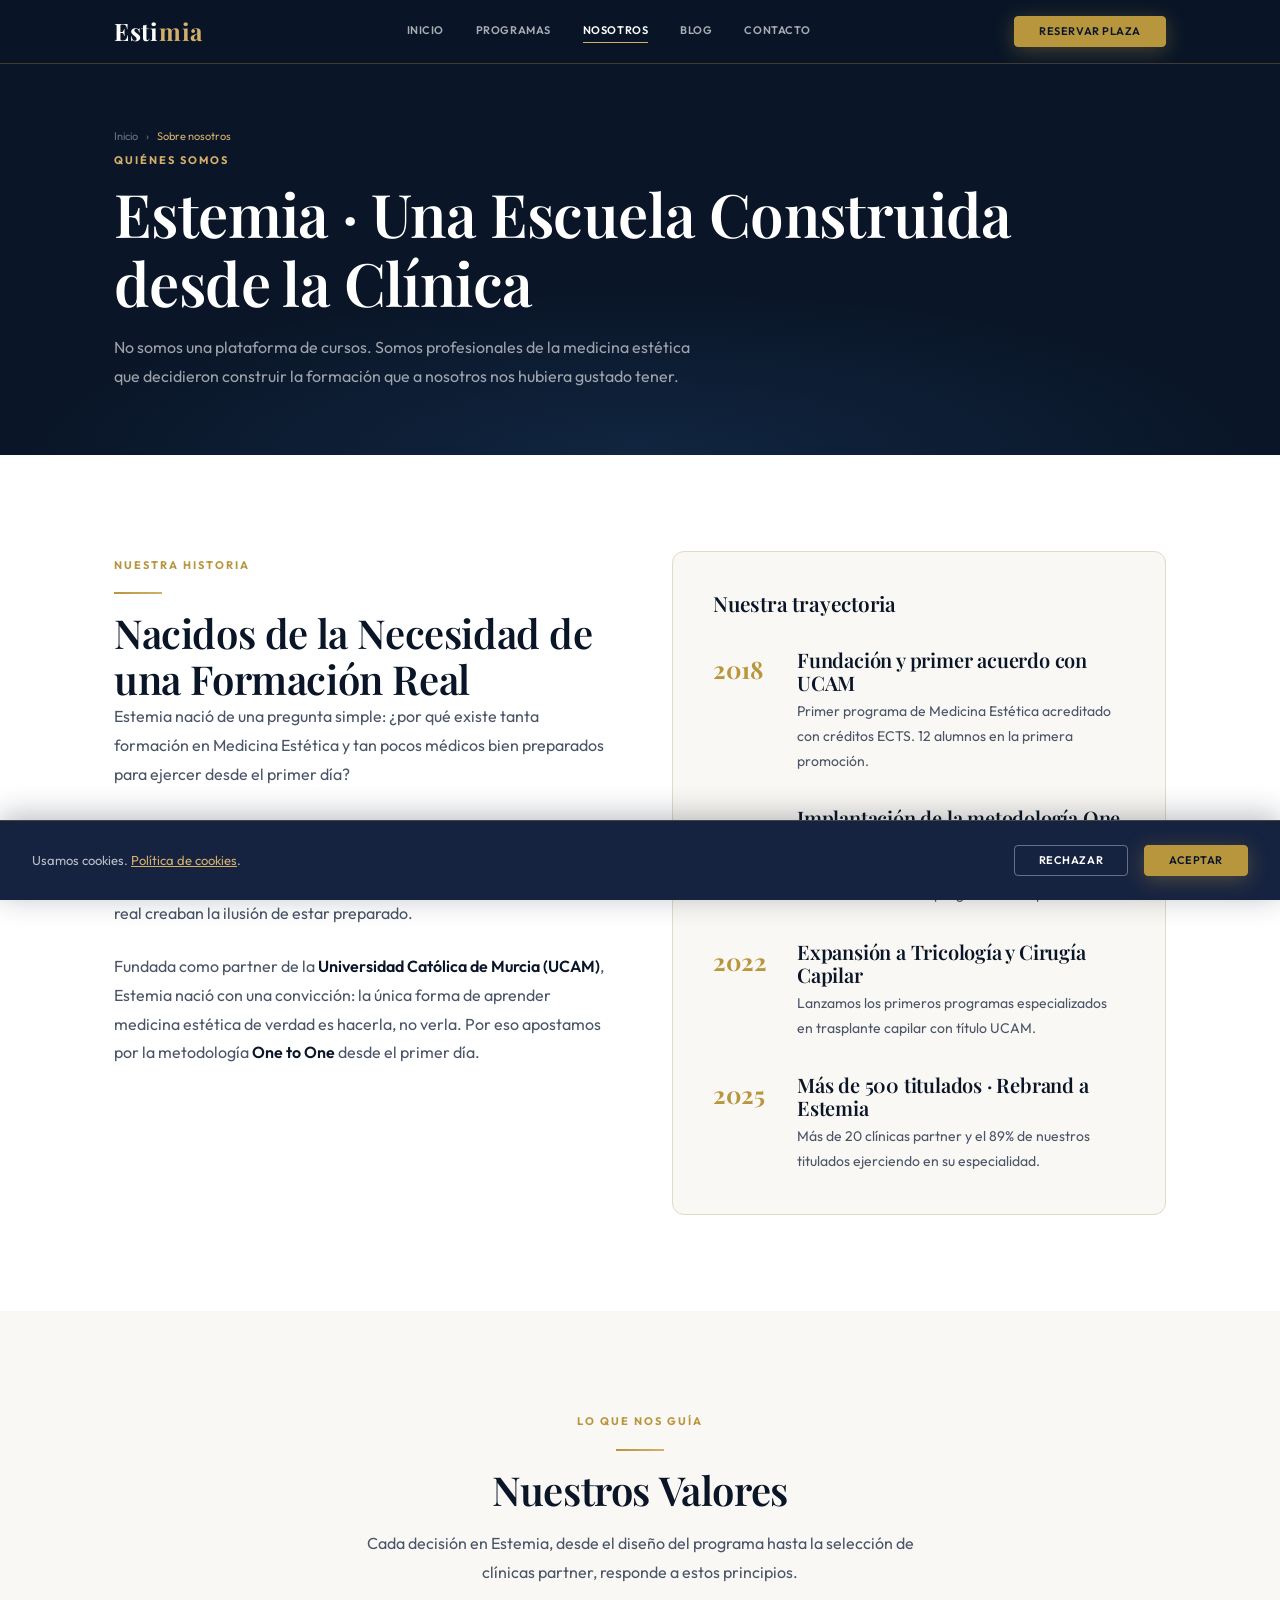
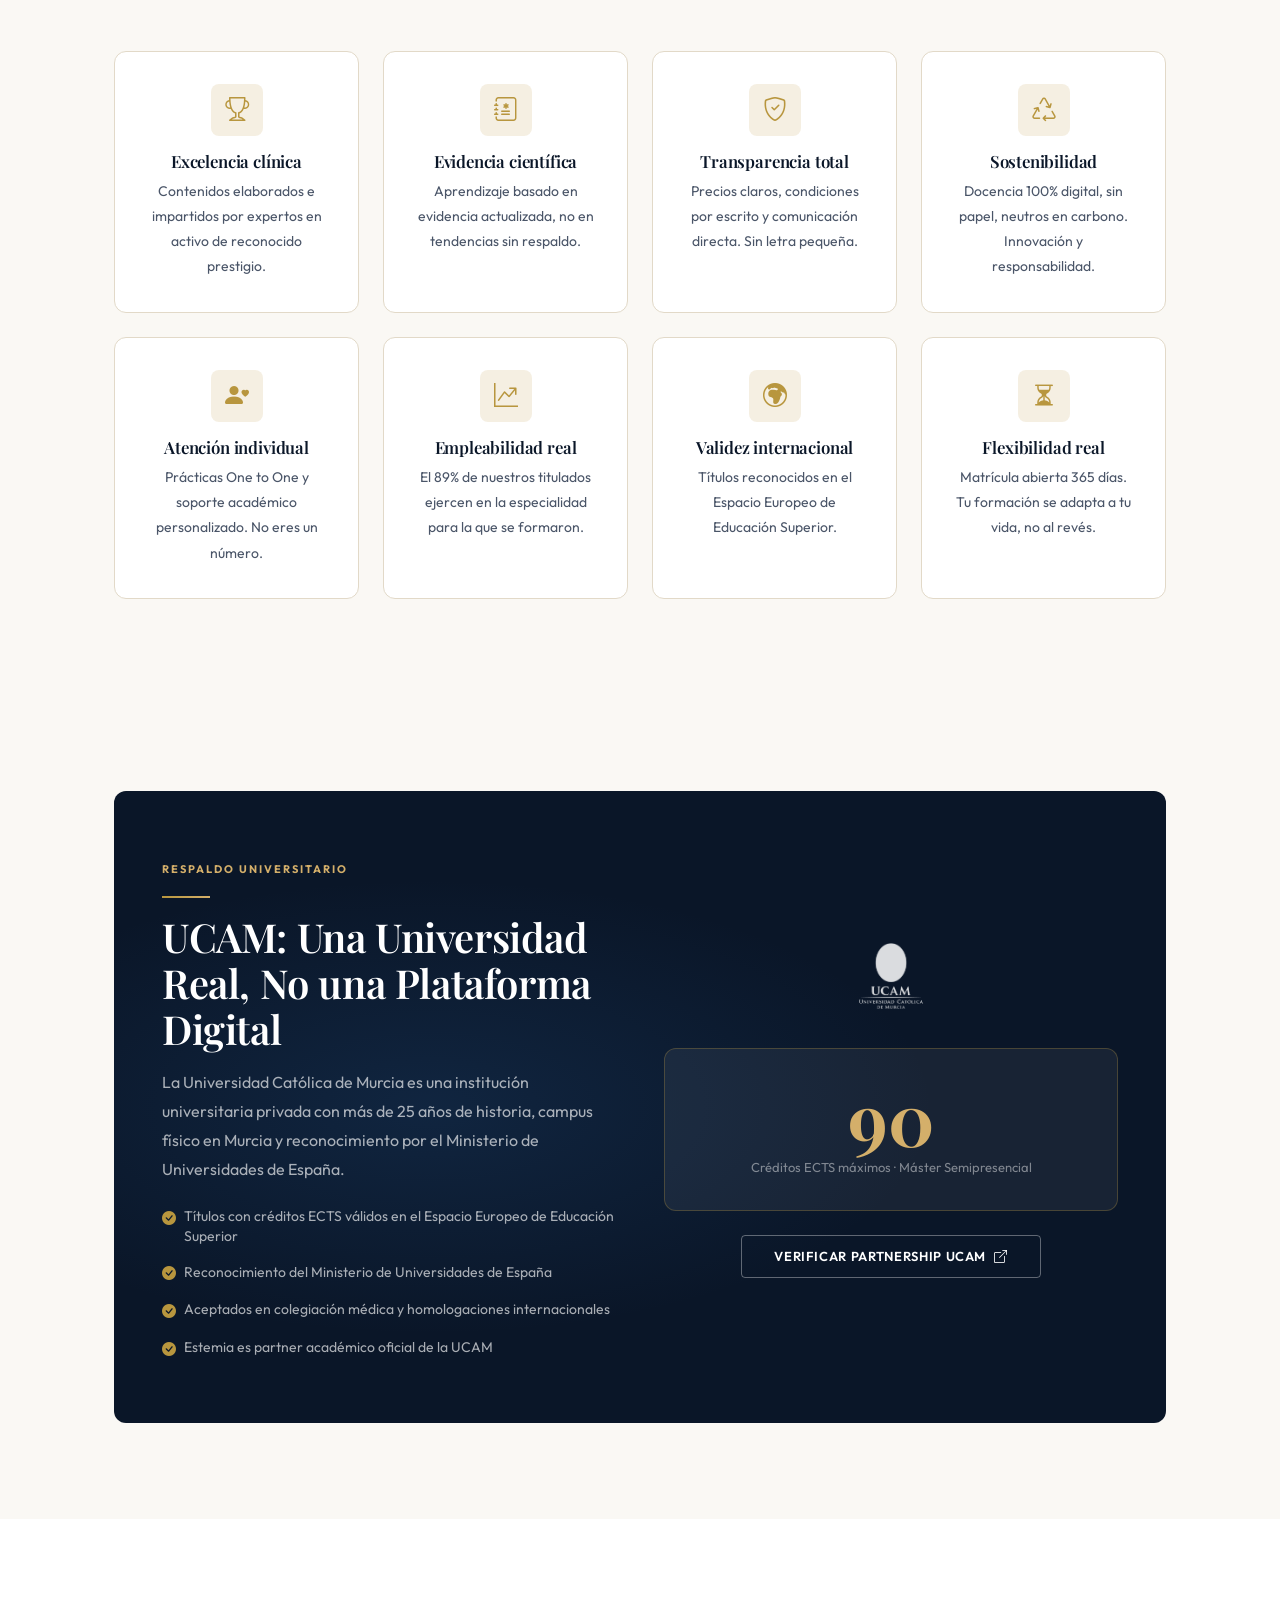
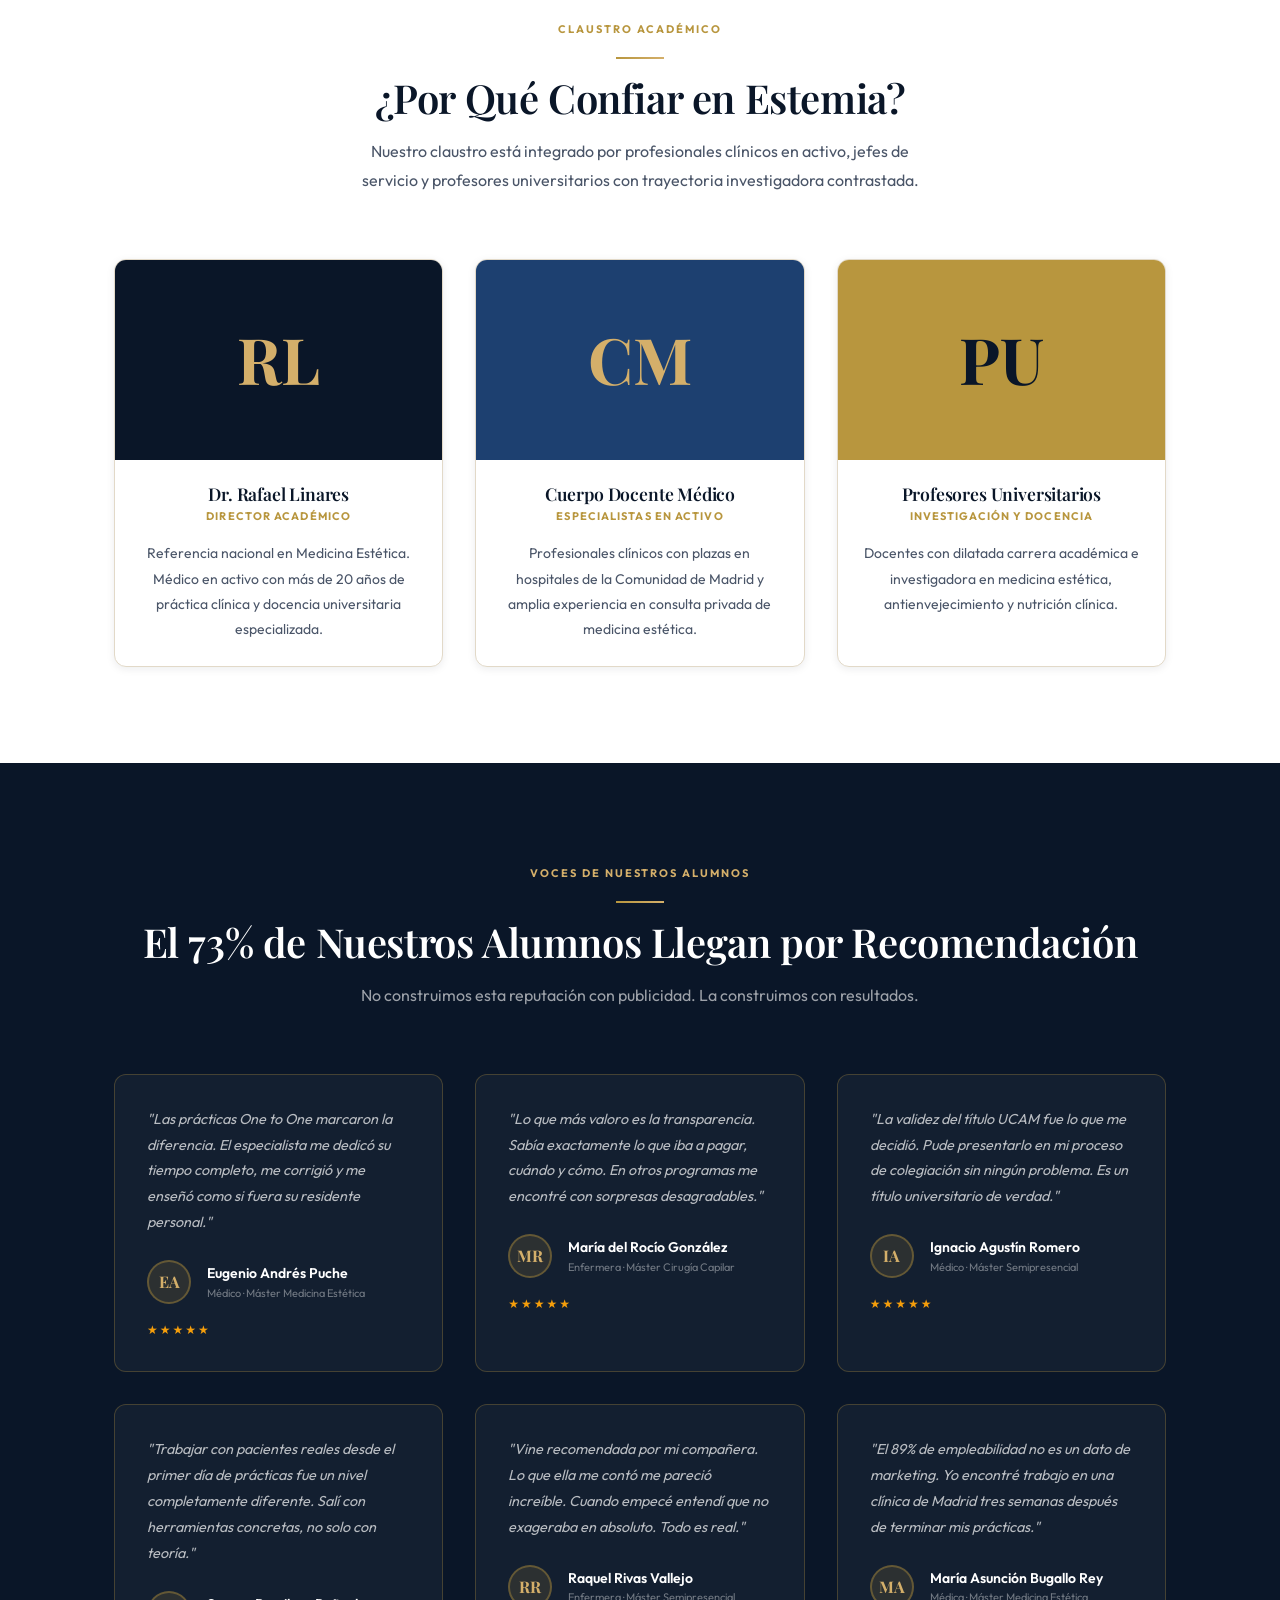
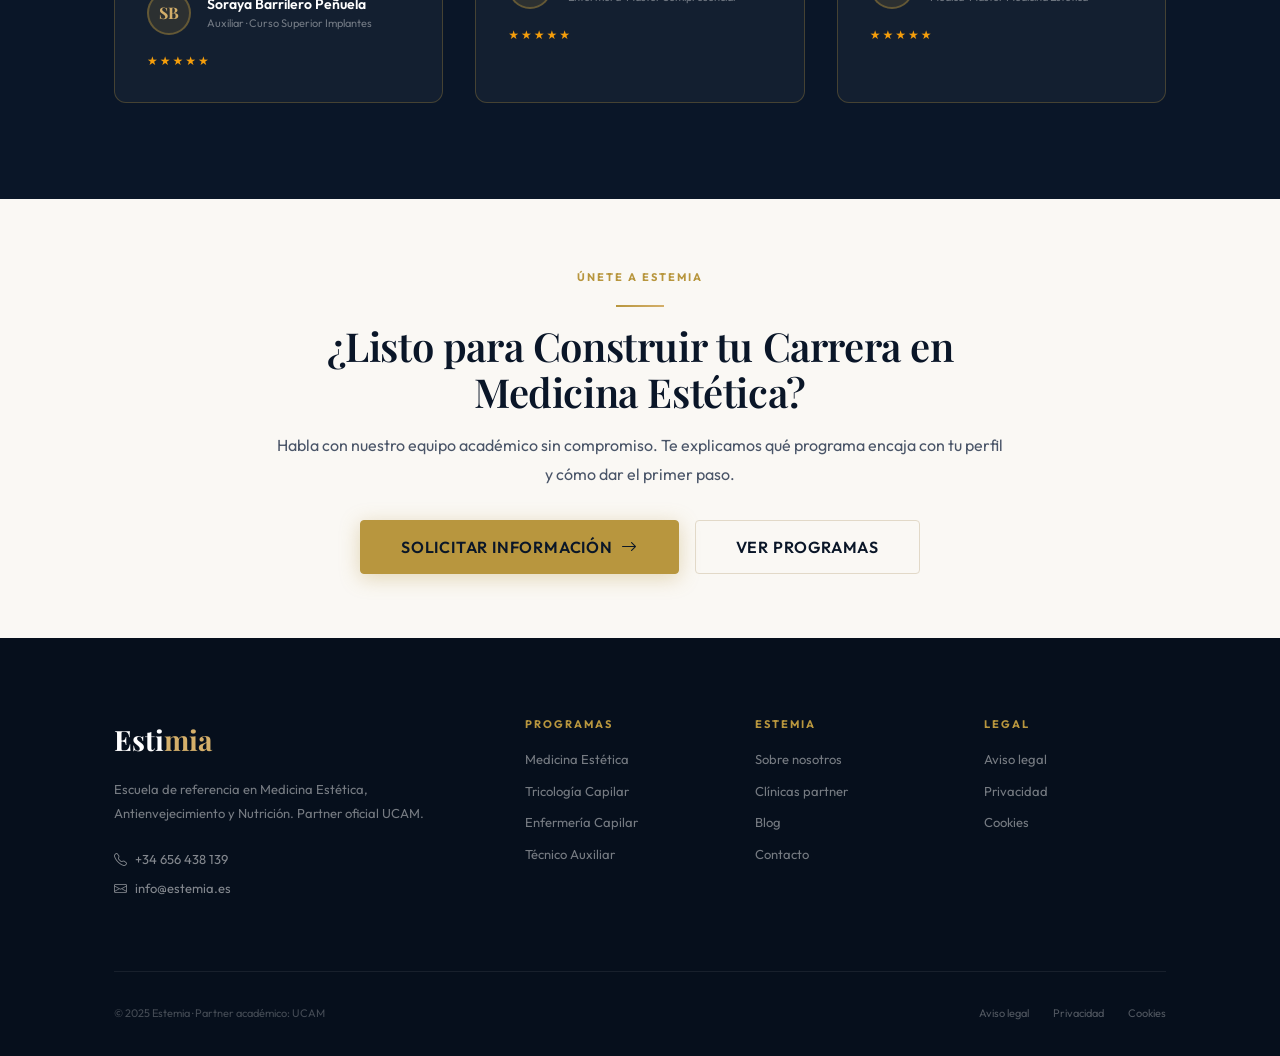
<file: nosotros.html>
<!DOCTYPE html>
<html lang="es">
<head>
  <meta charset="UTF-8">
  <meta name="viewport" content="width=device-width, initial-scale=1.0">
  <meta name="description" content="Conoce Estemia — nuestra historia, valores y el equipo que hace posible la mejor formación en Medicina Estética. Partner oficial UCAM.">
  <title>Sobre Nosotros | Estemia</title>
  <link rel="stylesheet" href="https://cdn.jsdelivr.net/npm/bootstrap-icons@1.11.3/font/bootstrap-icons.min.css">
  <link rel="stylesheet" href="css/main.css">
  <link rel="stylesheet" href="css/components.css">
  <link rel="stylesheet" href="css/animations.css">
  <link rel="stylesheet" href="css/pages/nosotros.css">
</head>
<body>
<nav id="main-nav" role="navigation" aria-label="Navegación principal">
  <div class="nav-inner">
    <a href="index.html" class="nav-logo">Esti<span>mia</span></a>
    <div class="nav-links"><a href="index.html">Inicio</a><a href="servicios.html">Programas</a><a href="nosotros.html" class="is-active">Nosotros</a><a href="blog/index.html">Blog</a><a href="contacto.html">Contacto</a></div>
    <a href="contacto.html" class="btn btn--primary btn--sm nav-cta">Reservar plaza</a>
    <button class="nav-hamburger" id="nav-hamburger" aria-label="Abrir menú" aria-expanded="false"><span></span><span></span><span></span></button>
  </div>
</nav>
<div class="nav-mobile" id="nav-mobile">
  <a href="index.html">Inicio</a><a href="servicios.html">Programas</a><a href="nosotros.html">Nosotros</a><a href="blog/index.html">Blog</a><a href="contacto.html">Contacto</a>
  <a href="contacto.html" class="btn btn--primary btn--lg">Reservar plaza</a>
</div>

<main id="main-content">
<header class="page-header">
  <div class="container">
    <nav class="page-breadcrumb"><a href="index.html">Inicio</a> <span>›</span> <span>Sobre nosotros</span></nav>
    <span class="eyebrow" style="color:var(--color-gold-light);">Quiénes somos</span>
    <h1 style="margin-top:var(--space-1);">Estemia · Una Escuela Construida desde la Clínica</h1>
    <p>No somos una plataforma de cursos. Somos profesionales de la medicina estética que decidieron construir la formación que a nosotros nos hubiera gustado tener.</p>
  </div>
</header>

<!-- HISTORIA -->
<section style="background:var(--color-white);">
  <div class="container">
    <div class="grid-2" style="align-items:start; gap:var(--space-8);">
      <div class="reveal">
        <span class="eyebrow">Nuestra historia</span>
        <hr class="divider-gold">
        <h2>Nacidos de la Necesidad de una Formación Real</h2>
        <p style="margin-bottom:var(--space-3);">Estemia nació de una pregunta simple: ¿por qué existe tanta formación en Medicina Estética y tan pocos médicos bien preparados para ejercer desde el primer día?</p>
        <p style="margin-bottom:var(--space-3);">La respuesta era clara: los programas existentes priorizaban la cantidad de alumnos sobre la calidad de la formación. Grupos masificados, prácticas de observación y títulos sin reconocimiento real creaban la ilusión de estar preparado.</p>
        <p>Fundada como partner de la <strong>Universidad Católica de Murcia (UCAM)</strong>, Estemia nació con una convicción: la única forma de aprender medicina estética de verdad es hacerla, no verla. Por eso apostamos por la metodología <strong>One to One</strong> desde el primer día.</p>
      </div>
      <div class="reveal">
        <div style="background:var(--color-ivory); border:1px solid var(--color-border); border-radius:var(--radius-lg); padding:var(--space-5);">
          <h3 style="margin-bottom:var(--space-4); font-size:1.3rem;">Nuestra trayectoria</h3>
          <div class="timeline-item">
            <div class="timeline-year">2018</div>
            <div class="timeline-content"><h4>Fundación y primer acuerdo con UCAM</h4><p>Primer programa de Medicina Estética acreditado con créditos ECTS. 12 alumnos en la primera promoción.</p></div>
          </div>
          <div class="timeline-item">
            <div class="timeline-year">2020</div>
            <div class="timeline-content"><h4>Implantación de la metodología One to One</h4><p>Incorporamos las prácticas individualizadas como estándar en todos los programas semipresenciales.</p></div>
          </div>
          <div class="timeline-item">
            <div class="timeline-year">2022</div>
            <div class="timeline-content"><h4>Expansión a Tricología y Cirugía Capilar</h4><p>Lanzamos los primeros programas especializados en trasplante capilar con título UCAM.</p></div>
          </div>
          <div class="timeline-item" style="margin-bottom:0;">
            <div class="timeline-year">2025</div>
            <div class="timeline-content"><h4>Más de 500 titulados · Rebrand a Estemia</h4><p>Más de 20 clínicas partner y el 89% de nuestros titulados ejerciendo en su especialidad.</p></div>
          </div>
        </div>
      </div>
    </div>
  </div>
</section>

<!-- VALORES -->
<section style="background:var(--color-ivory);" aria-labelledby="valores-heading">
  <div class="container">
    <div class="section-header text-center reveal">
      <span class="eyebrow">Lo que nos guía</span>
      <hr class="divider-gold">
      <h2 id="valores-heading">Nuestros Valores</h2>
      <p>Cada decisión en Estemia, desde el diseño del programa hasta la selección de clínicas partner, responde a estos principios.</p>
    </div>
    <div class="grid-4">
      <div class="value-card reveal">
        <div class="value-icon"><i class="bi bi-trophy icon--lg"></i></div>
        <h3>Excelencia clínica</h3>
        <p>Contenidos elaborados e impartidos por expertos en activo de reconocido prestigio.</p>
      </div>
      <div class="value-card reveal">
        <div class="value-icon"><i class="bi bi-journal-medical icon--lg"></i></div>
        <h3>Evidencia científica</h3>
        <p>Aprendizaje basado en evidencia actualizada, no en tendencias sin respaldo.</p>
      </div>
      <div class="value-card reveal">
        <div class="value-icon"><i class="bi bi-shield-check icon--lg"></i></div>
        <h3>Transparencia total</h3>
        <p>Precios claros, condiciones por escrito y comunicación directa. Sin letra pequeña.</p>
      </div>
      <div class="value-card reveal">
        <div class="value-icon"><i class="bi bi-recycle icon--lg"></i></div>
        <h3>Sostenibilidad</h3>
        <p>Docencia 100% digital, sin papel, neutros en carbono. Innovación y responsabilidad.</p>
      </div>
      <div class="value-card reveal">
        <div class="value-icon"><i class="bi bi-person-heart icon--lg"></i></div>
        <h3>Atención individual</h3>
        <p>Prácticas One to One y soporte académico personalizado. No eres un número.</p>
      </div>
      <div class="value-card reveal">
        <div class="value-icon"><i class="bi bi-graph-up-arrow icon--lg"></i></div>
        <h3>Empleabilidad real</h3>
        <p>El 89% de nuestros titulados ejercen en la especialidad para la que se formaron.</p>
      </div>
      <div class="value-card reveal">
        <div class="value-icon"><i class="bi bi-globe-europe-africa icon--lg"></i></div>
        <h3>Validez internacional</h3>
        <p>Títulos reconocidos en el Espacio Europeo de Educación Superior.</p>
      </div>
      <div class="value-card reveal">
        <div class="value-icon"><i class="bi bi-hourglass-split icon--lg"></i></div>
        <h3>Flexibilidad real</h3>
        <p>Matrícula abierta 365 días. Tu formación se adapta a tu vida, no al revés.</p>
      </div>
    </div>
  </div>
</section>

<!-- UCAM -->
<section id="ucam">
  <div class="container">
    <div class="ucam-block reveal">
      <div class="ucam-grid-inner">
        <div>
          <span class="eyebrow" style="color:var(--color-gold-light);">Respaldo universitario</span>
          <hr class="divider-gold">
          <h2 class="text-white" style="margin-bottom:var(--space-2);">UCAM: Una Universidad Real, No una Plataforma Digital</h2>
          <p style="color:rgba(255,255,255,0.65); margin-bottom:var(--space-3);">La Universidad Católica de Murcia es una institución universitaria privada con más de 25 años de historia, campus físico en Murcia y reconocimiento por el Ministerio de Universidades de España.</p>
          <ul class="ucam-check-list">
            <li><i class="bi bi-check-circle-fill"></i>Títulos con créditos ECTS válidos en el Espacio Europeo de Educación Superior</li>
            <li><i class="bi bi-check-circle-fill"></i>Reconocimiento del Ministerio de Universidades de España</li>
            <li><i class="bi bi-check-circle-fill"></i>Aceptados en colegiación médica y homologaciones internacionales</li>
            <li><i class="bi bi-check-circle-fill"></i>Estemia es partner académico oficial de la UCAM</li>
          </ul>
        </div>
        <div class="text-center">
          <img src="assets/img/Logo-UCAM.png" alt="Logo Universidad Católica de Murcia UCAM" style="max-height:80px; margin:0 auto var(--space-4); filter:brightness(0) invert(1); opacity:0.85;">
          <div style="background:rgba(255,255,255,0.06); border:1px solid var(--color-gold-alpha-30); border-radius:var(--radius-lg); padding:var(--space-4);">
            <div style="font-family:var(--font-display);font-size:4.5rem;font-weight:700;color:var(--color-gold-light);line-height:1;">90</div>
            <div style="color:rgba(255,255,255,0.45);font-size:var(--text-sm);margin-top:4px;">Créditos ECTS máximos · Máster Semipresencial</div>
          </div>
          <a href="https://www.ucam.edu/" target="_blank" rel="noopener" class="btn btn--secondary" style="margin-top:var(--space-3);">Verificar partnership UCAM <i class="bi bi-box-arrow-up-right"></i></a>
        </div>
      </div>
    </div>
  </div>
</section>

<!-- EQUIPO -->
<section style="background:var(--color-white);" aria-labelledby="equipo-heading">
  <div class="container">
    <div class="section-header text-center reveal">
      <span class="eyebrow">Claustro académico</span>
      <hr class="divider-gold">
      <h2 id="equipo-heading">¿Por Qué Confiar en Estemia?</h2>
      <p>Nuestro claustro está integrado por profesionales clínicos en activo, jefes de servicio y profesores universitarios con trayectoria investigadora contrastada.</p>
    </div>
    <div class="grid-3">
      <div class="team-card reveal">
        <div class="team-img"><div class="team-initials">RL</div></div>
        <div class="team-body">
          <h3>Dr. Rafael Linares</h3>
          <div class="role">Director Académico</div>
          <p>Referencia nacional en Medicina Estética. Médico en activo con más de 20 años de práctica clínica y docencia universitaria especializada.</p>
        </div>
      </div>
      <div class="team-card reveal">
        <div class="team-img" style="background:var(--color-blue-accent);"><div class="team-initials">CM</div></div>
        <div class="team-body">
          <h3>Cuerpo Docente Médico</h3>
          <div class="role">Especialistas en Activo</div>
          <p>Profesionales clínicos con plazas en hospitales de la Comunidad de Madrid y amplia experiencia en consulta privada de medicina estética.</p>
        </div>
      </div>
      <div class="team-card reveal">
        <div class="team-img" style="background:var(--color-gold);"><div class="team-initials" style="color:var(--color-navy);">PU</div></div>
        <div class="team-body">
          <h3>Profesores Universitarios</h3>
          <div class="role">Investigación y Docencia</div>
          <p>Docentes con dilatada carrera académica e investigadora en medicina estética, antienvejecimiento y nutrición clínica.</p>
        </div>
      </div>
    </div>
  </div>
</section>

<!-- VALORACIONES -->
<section style="background:var(--color-navy);" id="valoraciones">
  <div class="container">
    <div class="section-header text-center reveal">
      <span class="eyebrow text-gold">Voces de nuestros alumnos</span>
      <hr class="divider-gold">
      <h2 class="text-white">El 73% de Nuestros Alumnos Llegan por Recomendación</h2>
      <p class="text-muted">No construimos esta reputación con publicidad. La construimos con resultados.</p>
    </div>
    <div class="grid-3">
      <div class="testimony-card reveal"><p class="testimony-text">"Las prácticas One to One marcaron la diferencia. El especialista me dedicó su tiempo completo, me corrigió y me enseñó como si fuera su residente personal."</p><div class="t-author"><div class="t-avatar">EA</div><div><div class="t-name">Eugenio Andrés Puche</div><div class="t-role">Médico · Máster Medicina Estética</div></div></div><div class="stars" style="margin-top:var(--space-2);">&#9733;&#9733;&#9733;&#9733;&#9733;</div></div>
      <div class="testimony-card reveal"><p class="testimony-text">"Lo que más valoro es la transparencia. Sabía exactamente lo que iba a pagar, cuándo y cómo. En otros programas me encontré con sorpresas desagradables."</p><div class="t-author"><div class="t-avatar">MR</div><div><div class="t-name">María del Rocío González</div><div class="t-role">Enfermera · Máster Cirugía Capilar</div></div></div><div class="stars" style="margin-top:var(--space-2);">&#9733;&#9733;&#9733;&#9733;&#9733;</div></div>
      <div class="testimony-card reveal"><p class="testimony-text">"La validez del título UCAM fue lo que me decidió. Pude presentarlo en mi proceso de colegiación sin ningún problema. Es un título universitario de verdad."</p><div class="t-author"><div class="t-avatar">IA</div><div><div class="t-name">Ignacio Agustín Romero</div><div class="t-role">Médico · Máster Semipresencial</div></div></div><div class="stars" style="margin-top:var(--space-2);">&#9733;&#9733;&#9733;&#9733;&#9733;</div></div>
      <div class="testimony-card reveal"><p class="testimony-text">"Trabajar con pacientes reales desde el primer día de prácticas fue un nivel completamente diferente. Salí con herramientas concretas, no solo con teoría."</p><div class="t-author"><div class="t-avatar">SB</div><div><div class="t-name">Soraya Barrilero Peñuela</div><div class="t-role">Auxiliar · Curso Superior Implantes</div></div></div><div class="stars" style="margin-top:var(--space-2);">&#9733;&#9733;&#9733;&#9733;&#9733;</div></div>
      <div class="testimony-card reveal"><p class="testimony-text">"Vine recomendada por mi compañera. Lo que ella me contó me pareció increíble. Cuando empecé entendí que no exageraba en absoluto. Todo es real."</p><div class="t-author"><div class="t-avatar">RR</div><div><div class="t-name">Raquel Rivas Vallejo</div><div class="t-role">Enfermera · Máster Semipresencial</div></div></div><div class="stars" style="margin-top:var(--space-2);">&#9733;&#9733;&#9733;&#9733;&#9733;</div></div>
      <div class="testimony-card reveal"><p class="testimony-text">"El 89% de empleabilidad no es un dato de marketing. Yo encontré trabajo en una clínica de Madrid tres semanas después de terminar mis prácticas."</p><div class="t-author"><div class="t-avatar">MA</div><div><div class="t-name">María Asunción Bugallo Rey</div><div class="t-role">Médica · Máster Medicina Estética</div></div></div><div class="stars" style="margin-top:var(--space-2);">&#9733;&#9733;&#9733;&#9733;&#9733;</div></div>
    </div>
  </div>
</section>

<!-- CTA -->
<section style="background:var(--color-ivory); text-align:center;" class="section--sm">
  <div class="container--sm reveal">
    <span class="eyebrow">Únete a Estemia</span>
    <hr class="divider-gold" style="margin:var(--space-2) auto;">
    <h2 style="margin-bottom:var(--space-2);">¿Listo para Construir tu Carrera en Medicina Estética?</h2>
    <p style="margin-bottom:var(--space-4);">Habla con nuestro equipo académico sin compromiso. Te explicamos qué programa encaja con tu perfil y cómo dar el primer paso.</p>
    <div style="display:flex;gap:var(--space-2);justify-content:center;flex-wrap:wrap;">
      <a href="contacto.html" class="btn btn--primary btn--lg">Solicitar información <i class="bi bi-arrow-right"></i></a>
      <a href="servicios.html" class="btn btn--outline btn--lg">Ver programas</a>
    </div>
  </div>
</section>
</main>

<footer class="site-footer" role="contentinfo">
  <div class="container">
    <div class="footer-grid">
      <div><div class="footer-logo">Esti<span>mia</span></div><p class="footer-desc">Escuela de referencia en Medicina Estética, Antienvejecimiento y Nutrición. Partner oficial UCAM.</p><a href="tel:+34656438139" class="footer-contact-item"><i class="bi bi-telephone"></i> +34 656 438 139</a><a href="mailto:info@estemia.es" class="footer-contact-item"><i class="bi bi-envelope"></i> info@estemia.es</a></div>
      <div class="footer-col"><h5>Programas</h5><ul><li><a href="servicios.html#medicina">Medicina Estética</a></li><li><a href="servicios.html#tricologia">Tricología Capilar</a></li><li><a href="servicios.html#enfermeria">Enfermería Capilar</a></li><li><a href="servicios.html#auxiliar">Técnico Auxiliar</a></li></ul></div>
      <div class="footer-col"><h5>Estemia</h5><ul><li><a href="nosotros.html">Sobre nosotros</a></li><li><a href="servicios.html#practicas">Clínicas partner</a></li><li><a href="blog/index.html">Blog</a></li><li><a href="contacto.html">Contacto</a></li></ul></div>
      <div class="footer-col"><h5>Legal</h5><ul><li><a href="legal/aviso-legal.html">Aviso legal</a></li><li><a href="legal/privacidad.html">Privacidad</a></li><li><a href="legal/cookies.html">Cookies</a></li></ul></div>
    </div>
    <div class="footer-bottom"><p class="footer-copy">&copy; 2025 Estemia &middot; Partner académico: UCAM</p><div class="footer-legal"><a href="legal/aviso-legal.html">Aviso legal</a><a href="legal/privacidad.html">Privacidad</a><a href="legal/cookies.html">Cookies</a></div></div>
  </div>
</footer>
<div id="cookie-banner" role="dialog" aria-live="polite"><p>Usamos cookies. <a href="legal/cookies.html">Política de cookies</a>.</p><div class="cookie-btns"><button id="cookie-decline" class="btn btn--secondary btn--sm">Rechazar</button><button id="cookie-accept" class="btn btn--primary btn--sm">Aceptar</button></div></div>
<button id="scroll-top" aria-label="Volver al inicio"><i class="bi bi-chevron-up"></i></button>
<script src="js/main.js"></script>
</body>
</html>
</file>
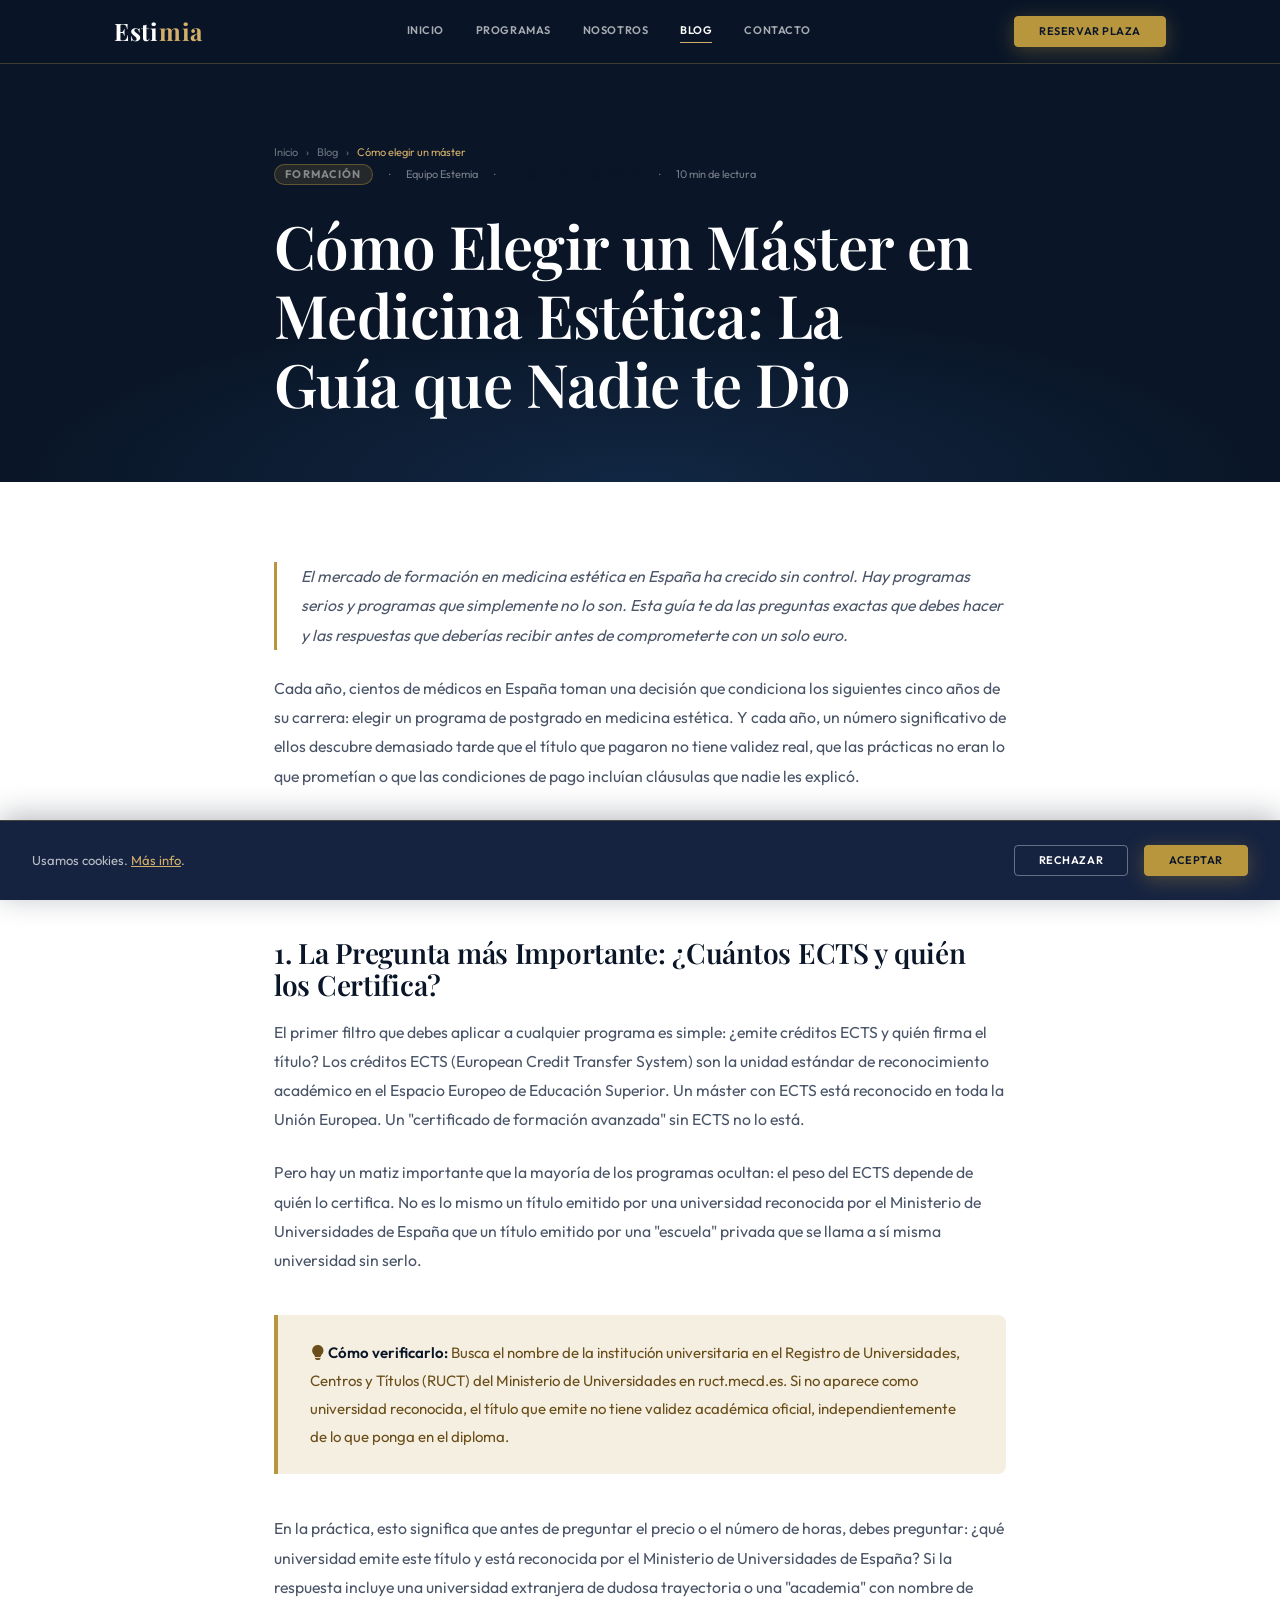
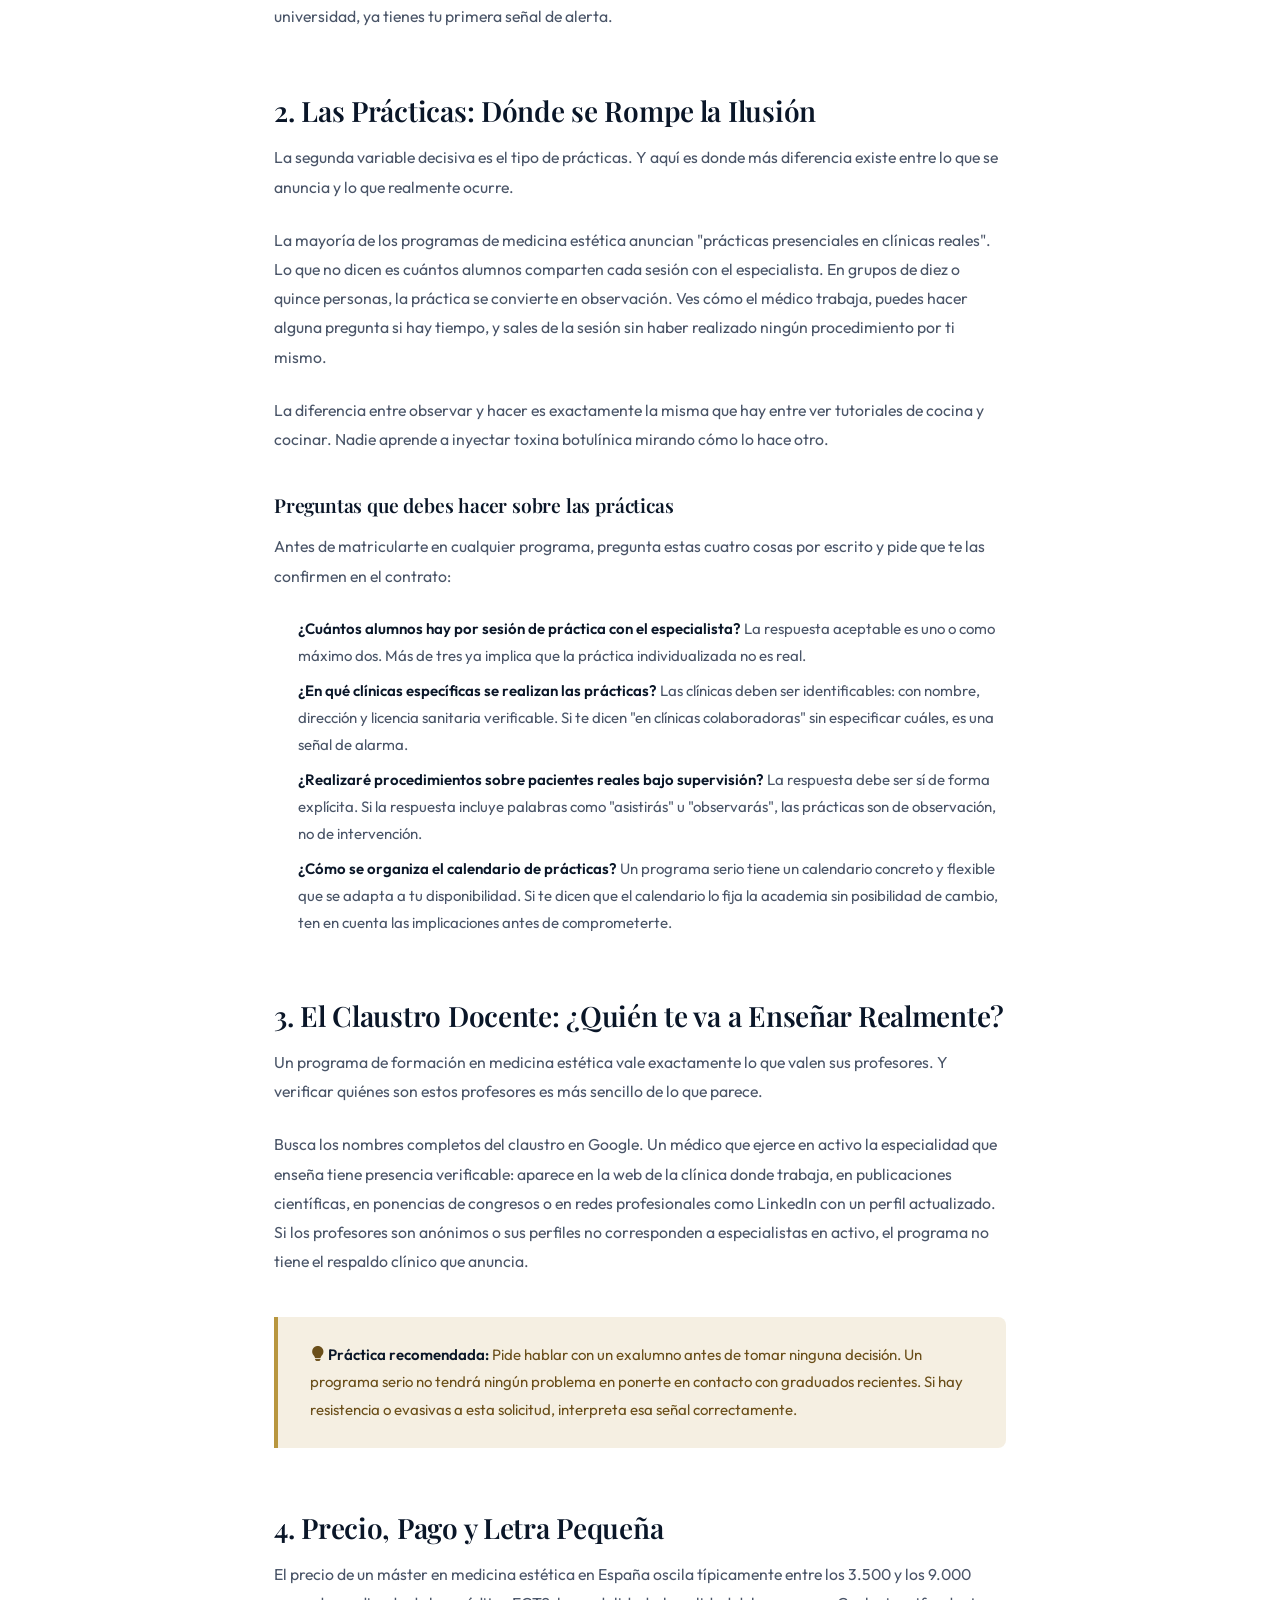
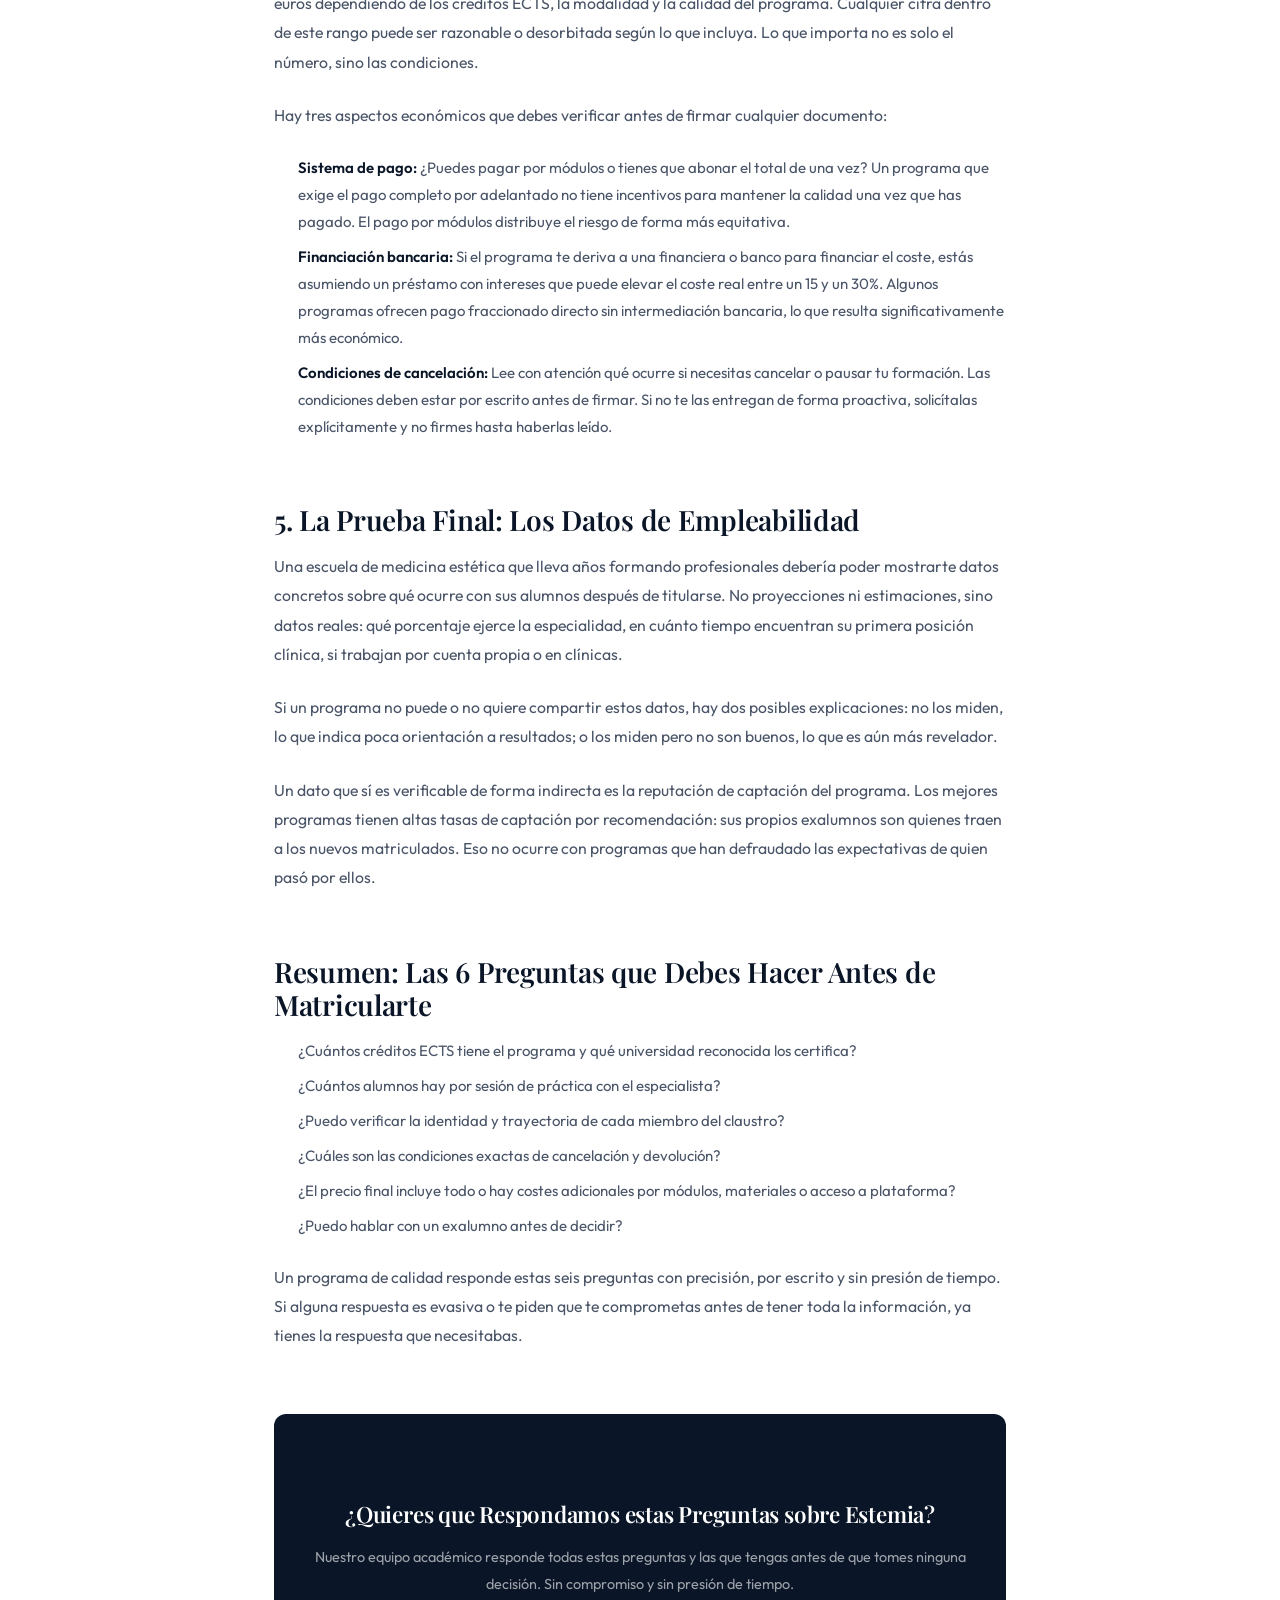
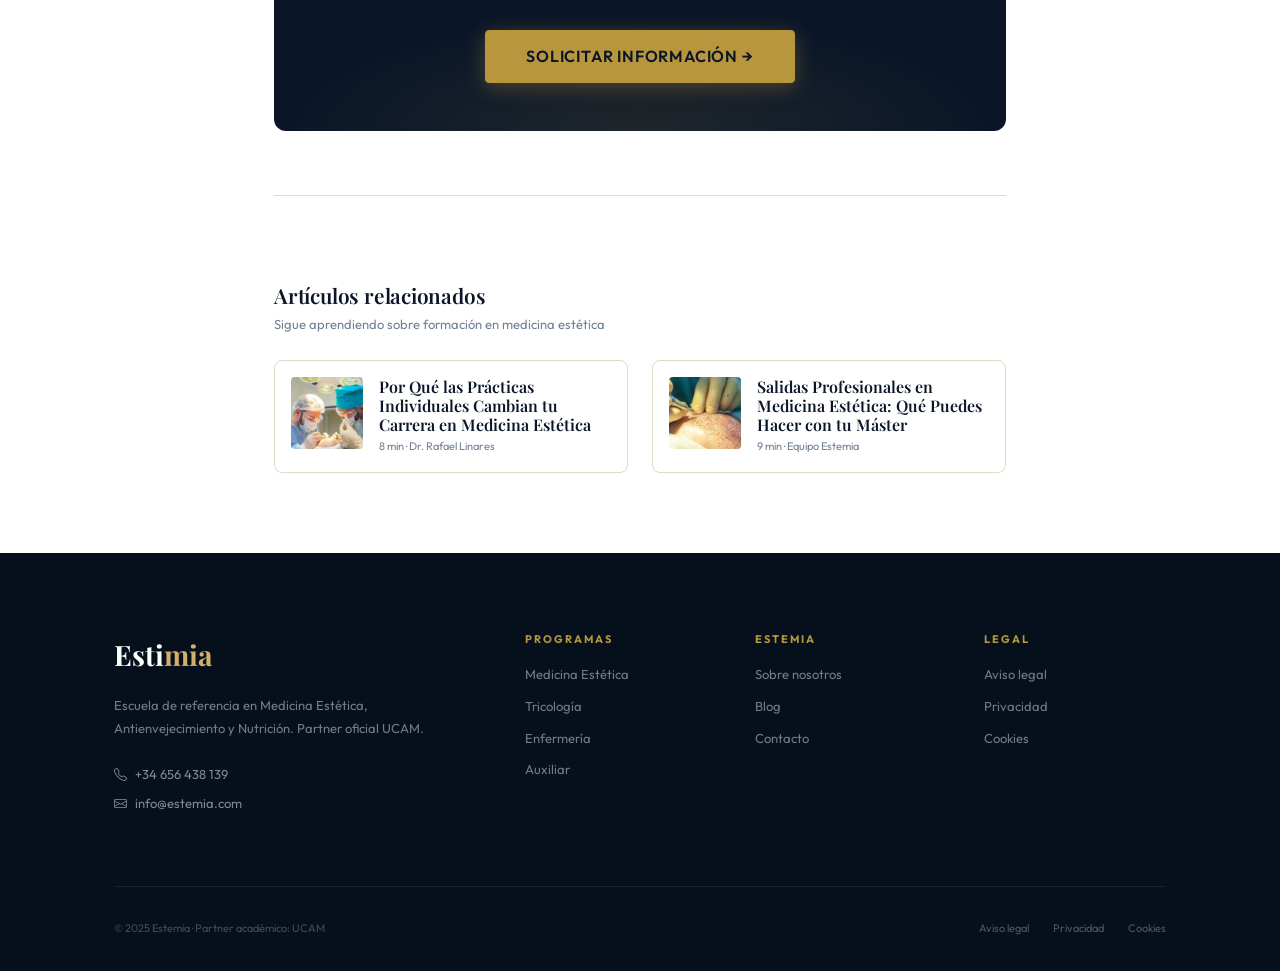
<file: blog/post-1.html>
<!DOCTYPE html>
<html lang="es">
<head>
  <meta charset="UTF-8">
  <meta name="viewport" content="width=device-width, initial-scale=1.0">
  <meta name="description" content="Guía completa para elegir un máster en medicina estética en España: cómo verificar la validez del título, evaluar las prácticas clínicas y leer la letra pequeña antes de matricularte.">
  <title>Cómo Elegir un Máster en Medicina Estética | Blog Estemia</title>
  <link rel="stylesheet" href="https://cdn.jsdelivr.net/npm/bootstrap-icons@1.11.3/font/bootstrap-icons.min.css">
  <link rel="stylesheet" href="../css/main.css">
  <link rel="stylesheet" href="../css/components.css">
  <link rel="stylesheet" href="../css/animations.css">
  <link rel="stylesheet" href="../css/pages/blog.css">
</head>
<body>
<nav id="main-nav" role="navigation" aria-label="Navegación principal">
  <div class="nav-inner">
    <a href="../index.html" class="nav-logo">Esti<span>mia</span></a>
    <div class="nav-links"><a href="../index.html">Inicio</a><a href="../servicios.html">Programas</a><a href="../nosotros.html">Nosotros</a><a href="index.html" class="is-active">Blog</a><a href="../contacto.html">Contacto</a></div>
    <a href="../contacto.html" class="btn btn--primary btn--sm nav-cta">Reservar plaza</a>
    <button class="nav-hamburger" id="nav-hamburger" aria-label="Abrir menú" aria-expanded="false"><span></span><span></span><span></span></button>
  </div>
</nav>
<div class="nav-mobile" id="nav-mobile">
  <a href="../index.html">Inicio</a><a href="../servicios.html">Programas</a><a href="../nosotros.html">Nosotros</a><a href="index.html">Blog</a><a href="../contacto.html">Contacto</a>
  <a href="../contacto.html" class="btn btn--primary btn--lg">Reservar plaza</a>
</div>

<main id="main-content">
<header class="article-hero">
  <div class="container">
    <nav class="page-breadcrumb" aria-label="Ruta de navegación">
      <a href="../index.html">Inicio</a> <span>›</span> <a href="index.html">Blog</a> <span>›</span> <span>Cómo elegir un máster</span>
    </nav>
    <div class="article-meta">
      <span class="badge badge--gold">Formación</span>
      <span class="article-meta-sep">&middot;</span>
      <span>Equipo Estemia</span>
      <span class="article-meta-sep">&middot;</span>
      <time datetime="2025-05-01">1 de mayo de 2025</time>
      <span class="article-meta-sep">&middot;</span>
      <span>10 min de lectura</span>
    </div>
    <h1 class="text-white" style="max-width:700px; margin-top:var(--space-2);">
      Cómo Elegir un Máster en Medicina Estética: La Guía que Nadie te Dio
    </h1>
  </div>
</header>

<div style="background:var(--color-white);">
  <div class="article-body">

    <p class="article-lead">El mercado de formación en medicina estética en España ha crecido sin control. Hay programas serios y programas que simplemente no lo son. Esta guía te da las preguntas exactas que debes hacer y las respuestas que deberías recibir antes de comprometerte con un solo euro.</p>

    <p>Cada año, cientos de médicos en España toman una decisión que condiciona los siguientes cinco años de su carrera: elegir un programa de postgrado en medicina estética. Y cada año, un número significativo de ellos descubre demasiado tarde que el título que pagaron no tiene validez real, que las prácticas no eran lo que prometían o que las condiciones de pago incluían cláusulas que nadie les explicó.</p>

    <p>Esto no ocurre por falta de información. Ocurre porque el sector lleva años vendiendo formación sin que nadie haya publicado una guía honesta de evaluación. Hasta ahora.</p>

    <h2>1. La Pregunta más Importante: ¿Cuántos ECTS y quién los Certifica?</h2>

    <p>El primer filtro que debes aplicar a cualquier programa es simple: ¿emite créditos ECTS y quién firma el título? Los créditos ECTS (European Credit Transfer System) son la unidad estándar de reconocimiento académico en el Espacio Europeo de Educación Superior. Un máster con ECTS está reconocido en toda la Unión Europea. Un "certificado de formación avanzada" sin ECTS no lo está.</p>

    <p>Pero hay un matiz importante que la mayoría de los programas ocultan: el peso del ECTS depende de quién lo certifica. No es lo mismo un título emitido por una universidad reconocida por el Ministerio de Universidades de España que un título emitido por una "escuela" privada que se llama a sí misma universidad sin serlo.</p>

    <div class="article-callout">
      <p><i class="bi bi-lightbulb-fill"></i> <strong>Cómo verificarlo:</strong> Busca el nombre de la institución universitaria en el Registro de Universidades, Centros y Títulos (RUCT) del Ministerio de Universidades en ruct.mecd.es. Si no aparece como universidad reconocida, el título que emite no tiene validez académica oficial, independientemente de lo que ponga en el diploma.</p>
    </div>

    <p>En la práctica, esto significa que antes de preguntar el precio o el número de horas, debes preguntar: ¿qué universidad emite este título y está reconocida por el Ministerio de Universidades de España? Si la respuesta incluye una universidad extranjera de dudosa trayectoria o una "academia" con nombre de universidad, ya tienes tu primera señal de alerta.</p>

    <h2>2. Las Prácticas: Dónde se Rompe la Ilusión</h2>

    <p>La segunda variable decisiva es el tipo de prácticas. Y aquí es donde más diferencia existe entre lo que se anuncia y lo que realmente ocurre.</p>

    <p>La mayoría de los programas de medicina estética anuncian "prácticas presenciales en clínicas reales". Lo que no dicen es cuántos alumnos comparten cada sesión con el especialista. En grupos de diez o quince personas, la práctica se convierte en observación. Ves cómo el médico trabaja, puedes hacer alguna pregunta si hay tiempo, y sales de la sesión sin haber realizado ningún procedimiento por ti mismo.</p>

    <p>La diferencia entre observar y hacer es exactamente la misma que hay entre ver tutoriales de cocina y cocinar. Nadie aprende a inyectar toxina botulínica mirando cómo lo hace otro.</p>

    <h3>Preguntas que debes hacer sobre las prácticas</h3>

    <p>Antes de matricularte en cualquier programa, pregunta estas cuatro cosas por escrito y pide que te las confirmen en el contrato:</p>

    <ul>
      <li><strong>¿Cuántos alumnos hay por sesión de práctica con el especialista?</strong> La respuesta aceptable es uno o como máximo dos. Más de tres ya implica que la práctica individualizada no es real.</li>
      <li><strong>¿En qué clínicas específicas se realizan las prácticas?</strong> Las clínicas deben ser identificables: con nombre, dirección y licencia sanitaria verificable. Si te dicen "en clínicas colaboradoras" sin especificar cuáles, es una señal de alarma.</li>
      <li><strong>¿Realizaré procedimientos sobre pacientes reales bajo supervisión?</strong> La respuesta debe ser sí de forma explícita. Si la respuesta incluye palabras como "asistirás" u "observarás", las prácticas son de observación, no de intervención.</li>
      <li><strong>¿Cómo se organiza el calendario de prácticas?</strong> Un programa serio tiene un calendario concreto y flexible que se adapta a tu disponibilidad. Si te dicen que el calendario lo fija la academia sin posibilidad de cambio, ten en cuenta las implicaciones antes de comprometerte.</li>
    </ul>

    <h2>3. El Claustro Docente: ¿Quién te va a Enseñar Realmente?</h2>

    <p>Un programa de formación en medicina estética vale exactamente lo que valen sus profesores. Y verificar quiénes son estos profesores es más sencillo de lo que parece.</p>

    <p>Busca los nombres completos del claustro en Google. Un médico que ejerce en activo la especialidad que enseña tiene presencia verificable: aparece en la web de la clínica donde trabaja, en publicaciones científicas, en ponencias de congresos o en redes profesionales como LinkedIn con un perfil actualizado. Si los profesores son anónimos o sus perfiles no corresponden a especialistas en activo, el programa no tiene el respaldo clínico que anuncia.</p>

    <div class="article-callout">
      <p><i class="bi bi-lightbulb-fill"></i> <strong>Práctica recomendada:</strong> Pide hablar con un exalumno antes de tomar ninguna decisión. Un programa serio no tendrá ningún problema en ponerte en contacto con graduados recientes. Si hay resistencia o evasivas a esta solicitud, interpreta esa señal correctamente.</p>
    </div>

    <h2>4. Precio, Pago y Letra Pequeña</h2>

    <p>El precio de un máster en medicina estética en España oscila típicamente entre los 3.500 y los 9.000 euros dependiendo de los créditos ECTS, la modalidad y la calidad del programa. Cualquier cifra dentro de este rango puede ser razonable o desorbitada según lo que incluya. Lo que importa no es solo el número, sino las condiciones.</p>

    <p>Hay tres aspectos económicos que debes verificar antes de firmar cualquier documento:</p>

    <ul>
      <li><strong>Sistema de pago:</strong> ¿Puedes pagar por módulos o tienes que abonar el total de una vez? Un programa que exige el pago completo por adelantado no tiene incentivos para mantener la calidad una vez que has pagado. El pago por módulos distribuye el riesgo de forma más equitativa.</li>
      <li><strong>Financiación bancaria:</strong> Si el programa te deriva a una financiera o banco para financiar el coste, estás asumiendo un préstamo con intereses que puede elevar el coste real entre un 15 y un 30%. Algunos programas ofrecen pago fraccionado directo sin intermediación bancaria, lo que resulta significativamente más económico.</li>
      <li><strong>Condiciones de cancelación:</strong> Lee con atención qué ocurre si necesitas cancelar o pausar tu formación. Las condiciones deben estar por escrito antes de firmar. Si no te las entregan de forma proactiva, solicítalas explícitamente y no firmes hasta haberlas leído.</li>
    </ul>

    <h2>5. La Prueba Final: Los Datos de Empleabilidad</h2>

    <p>Una escuela de medicina estética que lleva años formando profesionales debería poder mostrarte datos concretos sobre qué ocurre con sus alumnos después de titularse. No proyecciones ni estimaciones, sino datos reales: qué porcentaje ejerce la especialidad, en cuánto tiempo encuentran su primera posición clínica, si trabajan por cuenta propia o en clínicas.</p>

    <p>Si un programa no puede o no quiere compartir estos datos, hay dos posibles explicaciones: no los miden, lo que indica poca orientación a resultados; o los miden pero no son buenos, lo que es aún más revelador.</p>

    <p>Un dato que sí es verificable de forma indirecta es la reputación de captación del programa. Los mejores programas tienen altas tasas de captación por recomendación: sus propios exalumnos son quienes traen a los nuevos matriculados. Eso no ocurre con programas que han defraudado las expectativas de quien pasó por ellos.</p>

    <h2>Resumen: Las 6 Preguntas que Debes Hacer Antes de Matricularte</h2>

    <ul>
      <li>¿Cuántos créditos ECTS tiene el programa y qué universidad reconocida los certifica?</li>
      <li>¿Cuántos alumnos hay por sesión de práctica con el especialista?</li>
      <li>¿Puedo verificar la identidad y trayectoria de cada miembro del claustro?</li>
      <li>¿Cuáles son las condiciones exactas de cancelación y devolución?</li>
      <li>¿El precio final incluye todo o hay costes adicionales por módulos, materiales o acceso a plataforma?</li>
      <li>¿Puedo hablar con un exalumno antes de decidir?</li>
    </ul>

    <p>Un programa de calidad responde estas seis preguntas con precisión, por escrito y sin presión de tiempo. Si alguna respuesta es evasiva o te piden que te comprometas antes de tener toda la información, ya tienes la respuesta que necesitabas.</p>

    <div class="article-cta">
      <h3>¿Quieres que Respondamos estas Preguntas sobre Estemia?</h3>
      <p>Nuestro equipo académico responde todas estas preguntas y las que tengas antes de que tomes ninguna decisión. Sin compromiso y sin presión de tiempo.</p>
      <a href="../contacto.html" class="btn btn--primary btn--lg">Solicitar información →</a>
    </div>

    <div class="related-posts">
      <h3 style="font-size:1.3rem; margin-bottom:4px;">Artículos relacionados</h3>
      <p style="color:var(--color-slate-light); font-size:var(--text-sm);">Sigue aprendiendo sobre formación en medicina estética</p>
      <div class="related-grid">
        <a href="post-2.html" class="related-card">
          <img src="../assets/img/titulos_posgrado_universitario_medicina.jpeg" alt="Prácticas One to One en medicina estética" loading="lazy">
          <div><div class="related-card-title">Por Qué las Prácticas Individuales Cambian tu Carrera en Medicina Estética</div><div class="related-card-meta">8 min · Dr. Rafael Linares</div></div>
        </a>
        <a href="post-3.html" class="related-card">
          <img src="../assets/img/titulos_posgrado_universitario_enfermeria.jpeg" alt="Salidas profesionales medicina estética" loading="lazy">
          <div><div class="related-card-title">Salidas Profesionales en Medicina Estética: Qué Puedes Hacer con tu Máster</div><div class="related-card-meta">9 min · Equipo Estemia</div></div>
        </a>
      </div>
    </div>

  </div>
</div>
</main>

<footer class="site-footer" role="contentinfo">
  <div class="container">
    <div class="footer-grid">
      <div><div class="footer-logo">Esti<span>mia</span></div><p class="footer-desc">Escuela de referencia en Medicina Estética, Antienvejecimiento y Nutrición. Partner oficial UCAM.</p><a href="tel:+34656438139" class="footer-contact-item"><i class="bi bi-telephone"></i> +34 656 438 139</a><a href="mailto:info@estemia.com" class="footer-contact-item"><i class="bi bi-envelope"></i> info@estemia.com</a></div>
      <div class="footer-col"><h5>Programas</h5><ul><li><a href="../servicios.html#medicina">Medicina Estética</a></li><li><a href="../servicios.html#tricologia">Tricología</a></li><li><a href="../servicios.html#enfermeria">Enfermería</a></li><li><a href="../servicios.html#auxiliar">Auxiliar</a></li></ul></div>
      <div class="footer-col"><h5>Estemia</h5><ul><li><a href="../nosotros.html">Sobre nosotros</a></li><li><a href="index.html">Blog</a></li><li><a href="../contacto.html">Contacto</a></li></ul></div>
      <div class="footer-col"><h5>Legal</h5><ul><li><a href="../legal/aviso-legal.html">Aviso legal</a></li><li><a href="../legal/privacidad.html">Privacidad</a></li><li><a href="../legal/cookies.html">Cookies</a></li></ul></div>
    </div>
    <div class="footer-bottom"><p class="footer-copy">&copy; 2025 Estemia &middot; Partner académico: UCAM</p><div class="footer-legal"><a href="../legal/aviso-legal.html">Aviso legal</a><a href="../legal/privacidad.html">Privacidad</a><a href="../legal/cookies.html">Cookies</a></div></div>
  </div>
</footer>
<div id="cookie-banner" role="dialog" aria-live="polite"><p>Usamos cookies. <a href="../legal/cookies.html">Más info</a>.</p><div class="cookie-btns"><button id="cookie-decline" class="btn btn--secondary btn--sm">Rechazar</button><button id="cookie-accept" class="btn btn--primary btn--sm">Aceptar</button></div></div>
<button id="scroll-top" aria-label="Volver al inicio"><i class="bi bi-chevron-up"></i></button>
<script src="../js/main.js"></script>
</body>
</html>
</file>
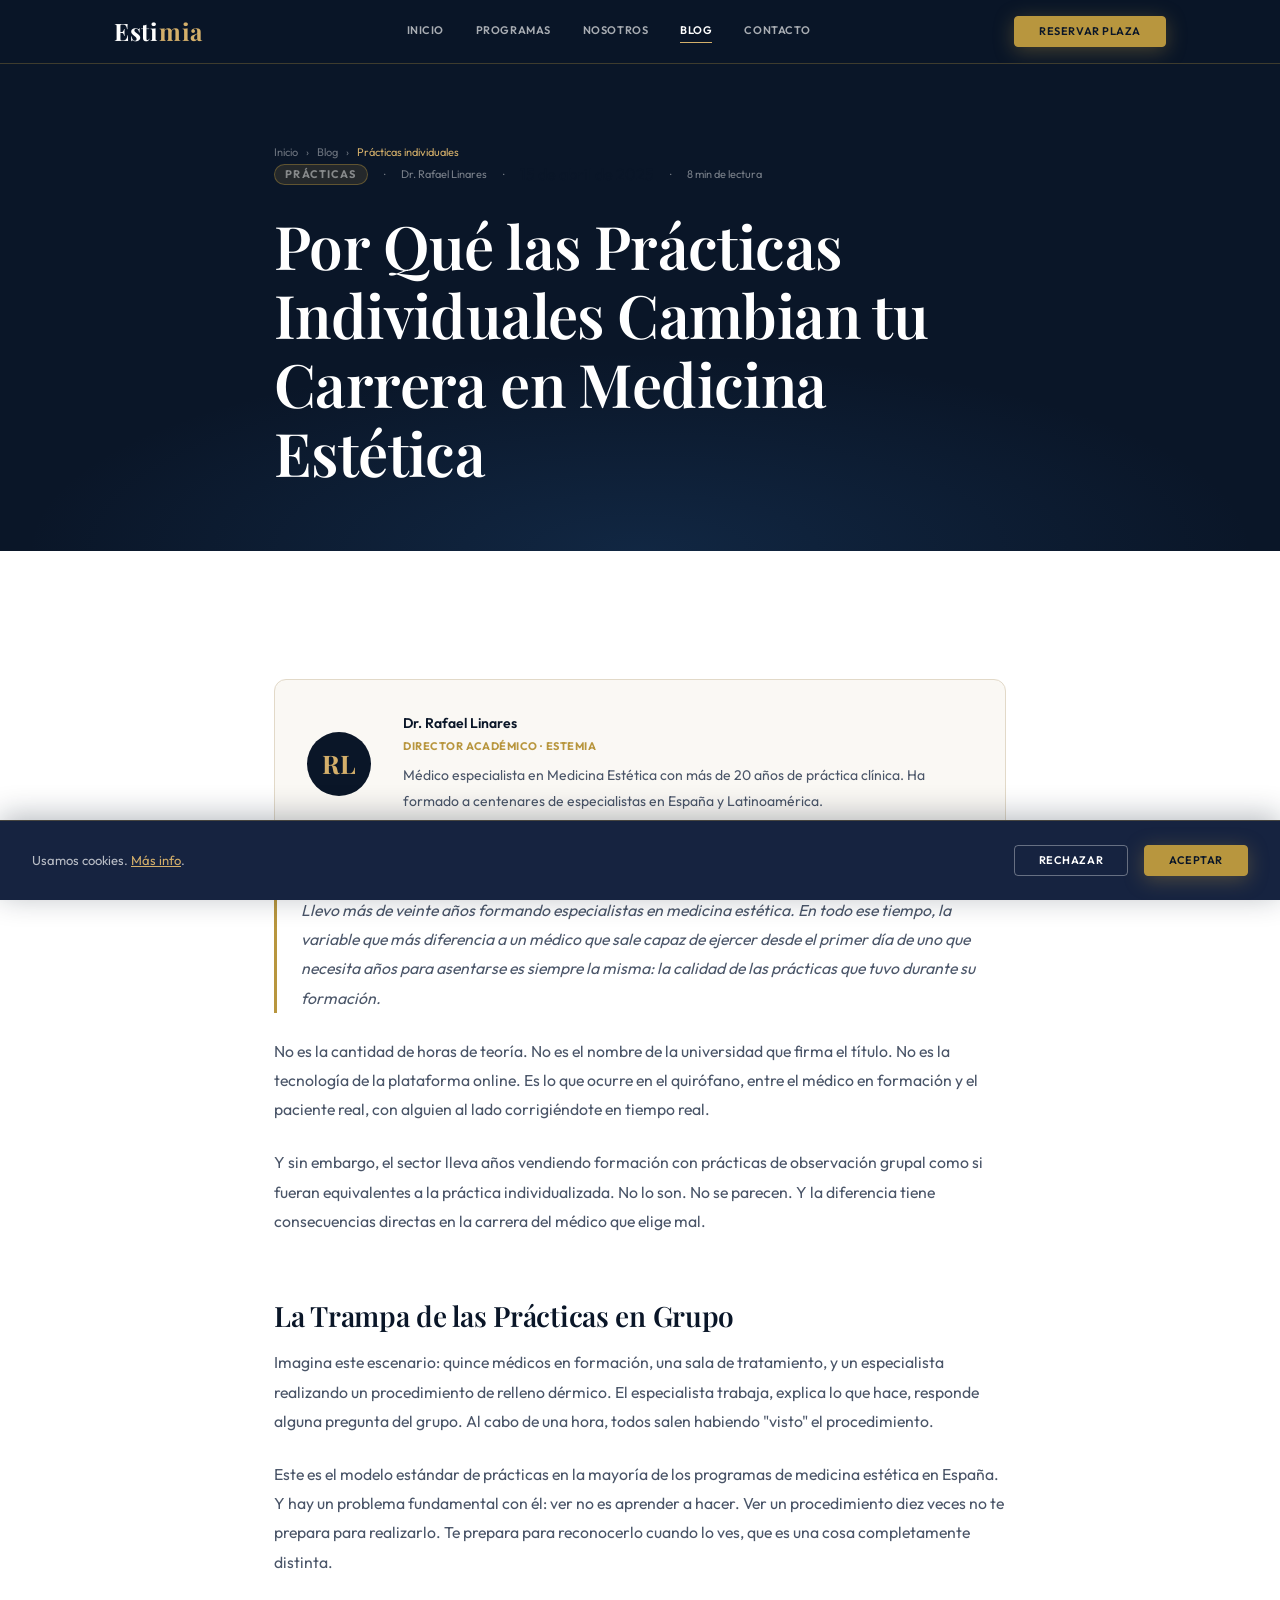
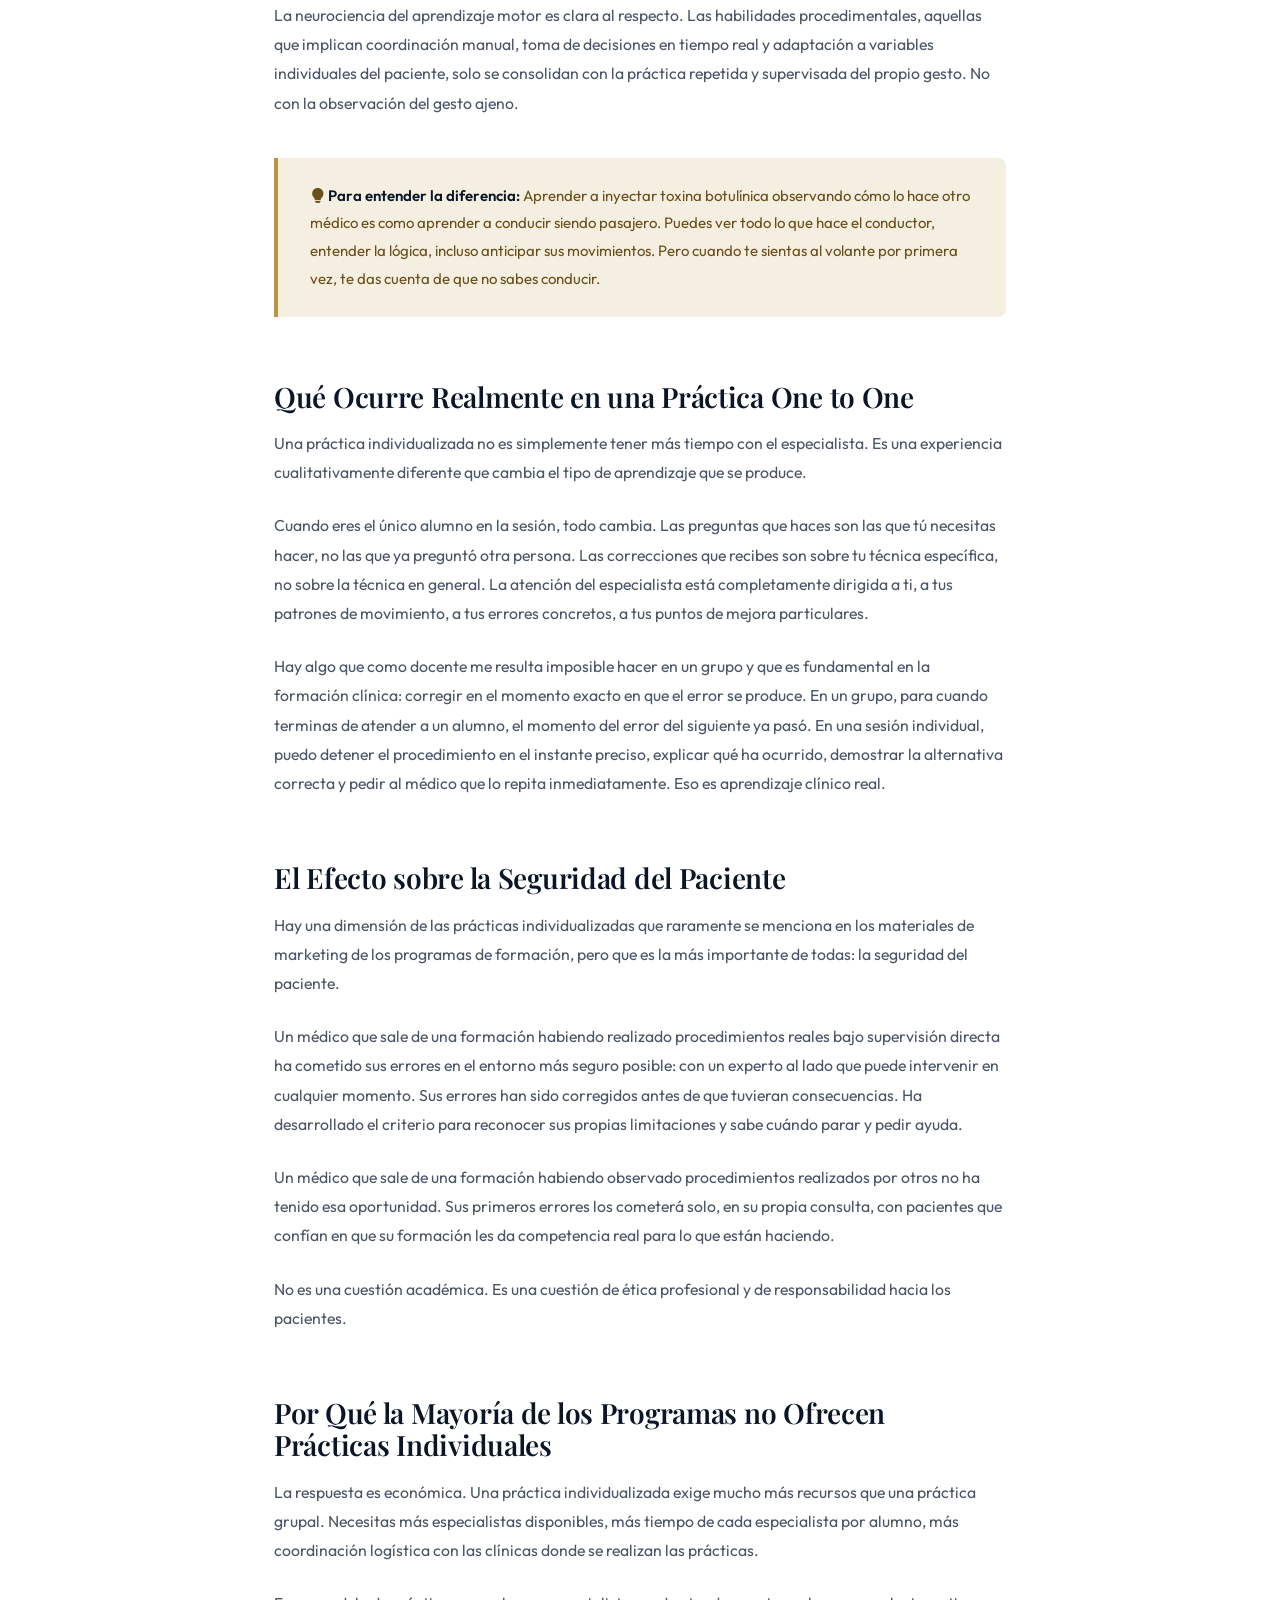
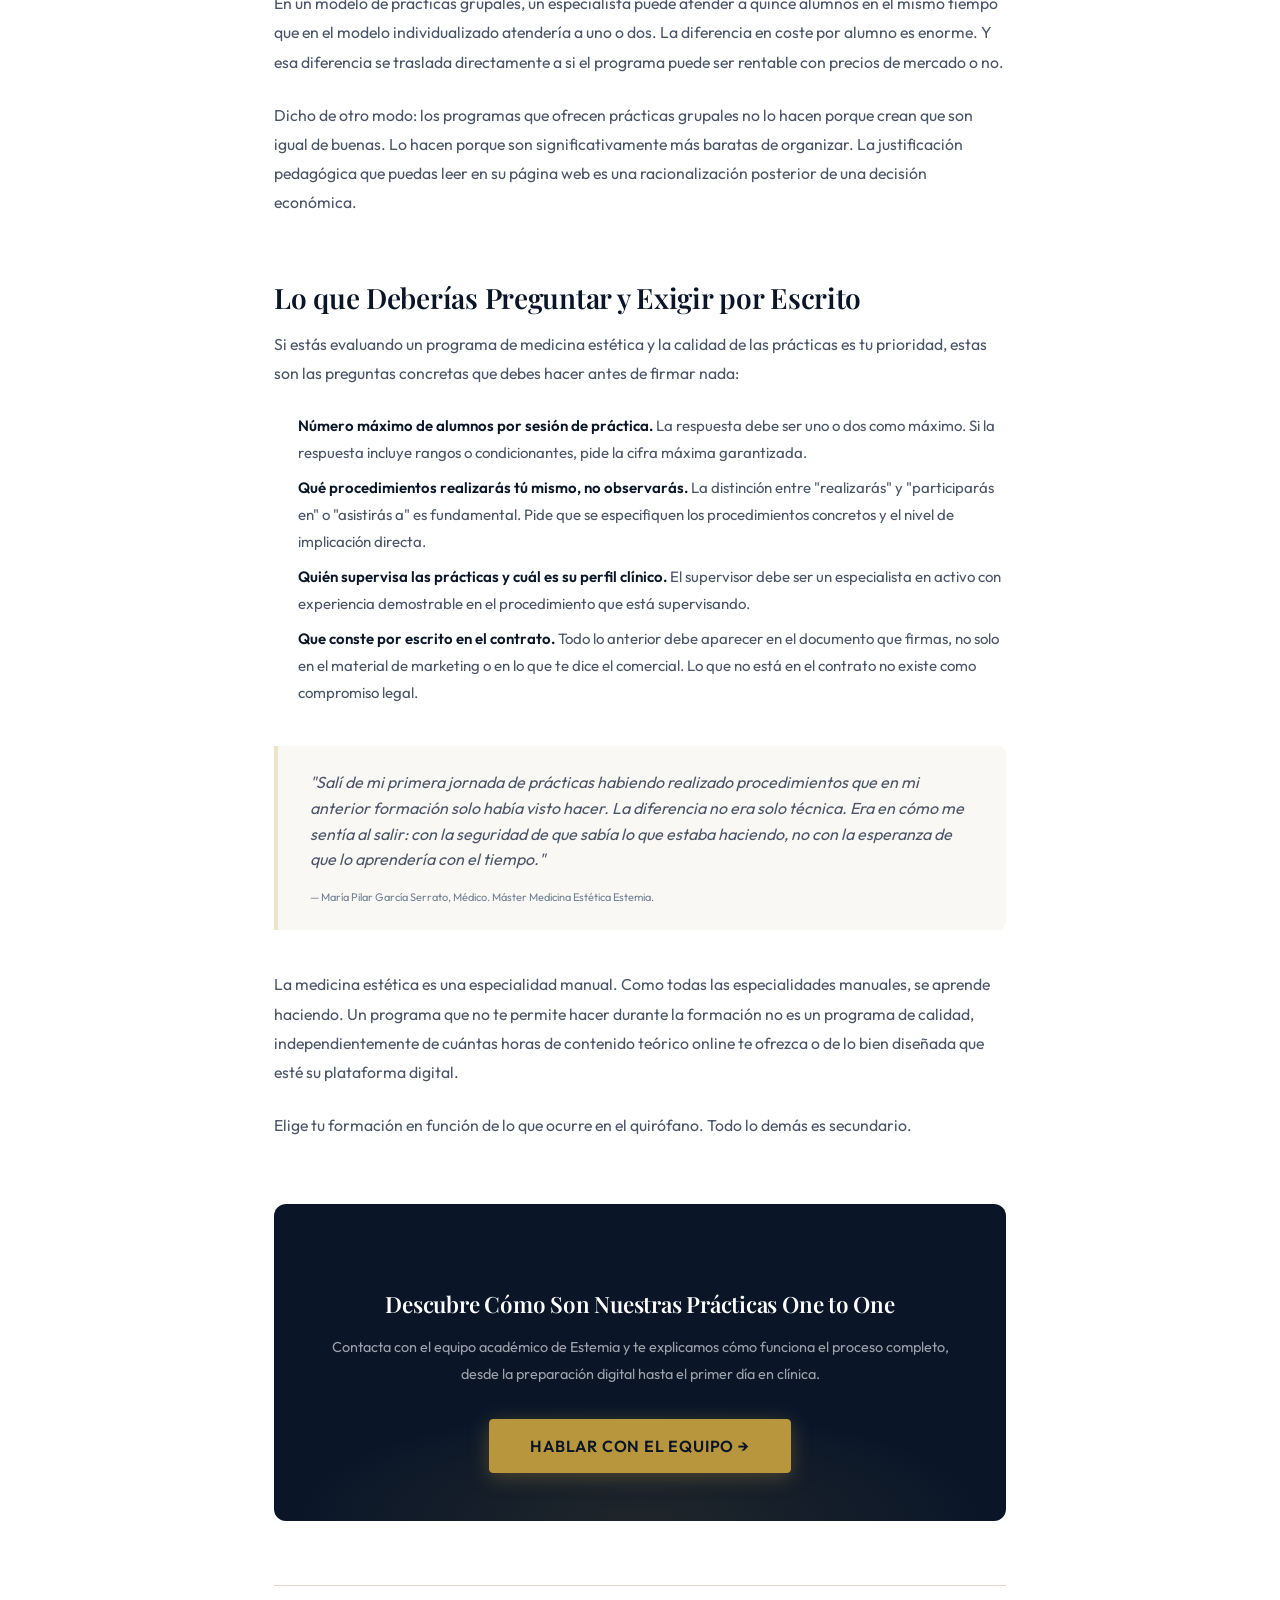
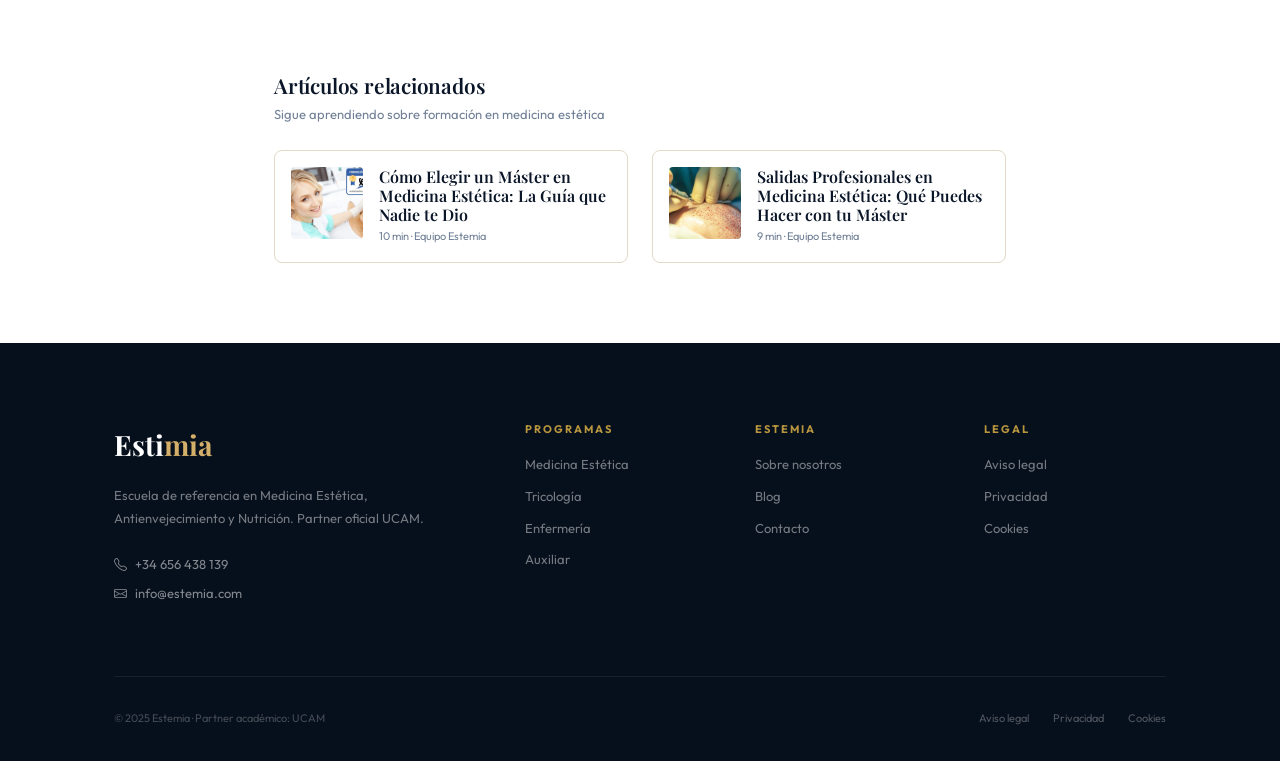
<file: blog/post-2.html>
<!DOCTYPE html>
<html lang="es">
<head>
  <meta charset="UTF-8">
  <meta name="viewport" content="width=device-width, initial-scale=1.0">
  <meta name="description" content="Por qué la metodología One to One es la única forma efectiva de aprender medicina estética. La diferencia entre observar y hacer, y lo que ningún vídeo puede enseñarte.">
  <title>Por Qué las Prácticas Individuales Cambian tu Carrera | Blog Estemia</title>
  <link rel="stylesheet" href="https://cdn.jsdelivr.net/npm/bootstrap-icons@1.11.3/font/bootstrap-icons.min.css">
  <link rel="stylesheet" href="../css/main.css">
  <link rel="stylesheet" href="../css/components.css">
  <link rel="stylesheet" href="../css/animations.css">
  <link rel="stylesheet" href="../css/pages/blog.css">
</head>
<body>
<nav id="main-nav" role="navigation" aria-label="Navegación principal">
  <div class="nav-inner">
    <a href="../index.html" class="nav-logo">Esti<span>mia</span></a>
    <div class="nav-links"><a href="../index.html">Inicio</a><a href="../servicios.html">Programas</a><a href="../nosotros.html">Nosotros</a><a href="index.html" class="is-active">Blog</a><a href="../contacto.html">Contacto</a></div>
    <a href="../contacto.html" class="btn btn--primary btn--sm nav-cta">Reservar plaza</a>
    <button class="nav-hamburger" id="nav-hamburger" aria-label="Abrir menú" aria-expanded="false"><span></span><span></span><span></span></button>
  </div>
</nav>
<div class="nav-mobile" id="nav-mobile">
  <a href="../index.html">Inicio</a><a href="../servicios.html">Programas</a><a href="../nosotros.html">Nosotros</a><a href="index.html">Blog</a><a href="../contacto.html">Contacto</a>
  <a href="../contacto.html" class="btn btn--primary btn--lg">Reservar plaza</a>
</div>

<main id="main-content">
<header class="article-hero">
  <div class="container">
    <nav class="page-breadcrumb" aria-label="Ruta de navegación">
      <a href="../index.html">Inicio</a> <span>›</span> <a href="index.html">Blog</a> <span>›</span> <span>Prácticas individuales</span>
    </nav>
    <div class="article-meta">
      <span class="badge badge--gold">Prácticas</span>
      <span class="article-meta-sep">&middot;</span>
      <span>Dr. Rafael Linares</span>
      <span class="article-meta-sep">&middot;</span>
      <time datetime="2025-04-15">15 de abril de 2025</time>
      <span class="article-meta-sep">&middot;</span>
      <span>8 min de lectura</span>
    </div>
    <h1 class="text-white" style="max-width:700px; margin-top:var(--space-2);">
      Por Qué las Prácticas Individuales Cambian tu Carrera en Medicina Estética
    </h1>
  </div>
</header>

<div style="background:var(--color-white);">
  <div class="article-body">

    <div class="author-box">
      <div class="author-avatar-lg">RL</div>
      <div>
        <div class="author-name">Dr. Rafael Linares</div>
        <div class="author-role-label">Director Académico · Estemia</div>
        <p>Médico especialista en Medicina Estética con más de 20 años de práctica clínica. Ha formado a centenares de especialistas en España y Latinoamérica.</p>
      </div>
    </div>

    <p class="article-lead">Llevo más de veinte años formando especialistas en medicina estética. En todo ese tiempo, la variable que más diferencia a un médico que sale capaz de ejercer desde el primer día de uno que necesita años para asentarse es siempre la misma: la calidad de las prácticas que tuvo durante su formación.</p>

    <p>No es la cantidad de horas de teoría. No es el nombre de la universidad que firma el título. No es la tecnología de la plataforma online. Es lo que ocurre en el quirófano, entre el médico en formación y el paciente real, con alguien al lado corrigiéndote en tiempo real.</p>

    <p>Y sin embargo, el sector lleva años vendiendo formación con prácticas de observación grupal como si fueran equivalentes a la práctica individualizada. No lo son. No se parecen. Y la diferencia tiene consecuencias directas en la carrera del médico que elige mal.</p>

    <h2>La Trampa de las Prácticas en Grupo</h2>

    <p>Imagina este escenario: quince médicos en formación, una sala de tratamiento, y un especialista realizando un procedimiento de relleno dérmico. El especialista trabaja, explica lo que hace, responde alguna pregunta del grupo. Al cabo de una hora, todos salen habiendo "visto" el procedimiento.</p>

    <p>Este es el modelo estándar de prácticas en la mayoría de los programas de medicina estética en España. Y hay un problema fundamental con él: ver no es aprender a hacer. Ver un procedimiento diez veces no te prepara para realizarlo. Te prepara para reconocerlo cuando lo ves, que es una cosa completamente distinta.</p>

    <p>La neurociencia del aprendizaje motor es clara al respecto. Las habilidades procedimentales, aquellas que implican coordinación manual, toma de decisiones en tiempo real y adaptación a variables individuales del paciente, solo se consolidan con la práctica repetida y supervisada del propio gesto. No con la observación del gesto ajeno.</p>

    <div class="article-callout">
      <p><i class="bi bi-lightbulb-fill"></i> <strong>Para entender la diferencia:</strong> Aprender a inyectar toxina botulínica observando cómo lo hace otro médico es como aprender a conducir siendo pasajero. Puedes ver todo lo que hace el conductor, entender la lógica, incluso anticipar sus movimientos. Pero cuando te sientas al volante por primera vez, te das cuenta de que no sabes conducir.</p>
    </div>

    <h2>Qué Ocurre Realmente en una Práctica One to One</h2>

    <p>Una práctica individualizada no es simplemente tener más tiempo con el especialista. Es una experiencia cualitativamente diferente que cambia el tipo de aprendizaje que se produce.</p>

    <p>Cuando eres el único alumno en la sesión, todo cambia. Las preguntas que haces son las que tú necesitas hacer, no las que ya preguntó otra persona. Las correcciones que recibes son sobre tu técnica específica, no sobre la técnica en general. La atención del especialista está completamente dirigida a ti, a tus patrones de movimiento, a tus errores concretos, a tus puntos de mejora particulares.</p>

    <p>Hay algo que como docente me resulta imposible hacer en un grupo y que es fundamental en la formación clínica: corregir en el momento exacto en que el error se produce. En un grupo, para cuando terminas de atender a un alumno, el momento del error del siguiente ya pasó. En una sesión individual, puedo detener el procedimiento en el instante preciso, explicar qué ha ocurrido, demostrar la alternativa correcta y pedir al médico que lo repita inmediatamente. Eso es aprendizaje clínico real.</p>

    <h2>El Efecto sobre la Seguridad del Paciente</h2>

    <p>Hay una dimensión de las prácticas individualizadas que raramente se menciona en los materiales de marketing de los programas de formación, pero que es la más importante de todas: la seguridad del paciente.</p>

    <p>Un médico que sale de una formación habiendo realizado procedimientos reales bajo supervisión directa ha cometido sus errores en el entorno más seguro posible: con un experto al lado que puede intervenir en cualquier momento. Sus errores han sido corregidos antes de que tuvieran consecuencias. Ha desarrollado el criterio para reconocer sus propias limitaciones y sabe cuándo parar y pedir ayuda.</p>

    <p>Un médico que sale de una formación habiendo observado procedimientos realizados por otros no ha tenido esa oportunidad. Sus primeros errores los cometerá solo, en su propia consulta, con pacientes que confían en que su formación les da competencia real para lo que están haciendo.</p>

    <p>No es una cuestión académica. Es una cuestión de ética profesional y de responsabilidad hacia los pacientes.</p>

    <h2>Por Qué la Mayoría de los Programas no Ofrecen Prácticas Individuales</h2>

    <p>La respuesta es económica. Una práctica individualizada exige mucho más recursos que una práctica grupal. Necesitas más especialistas disponibles, más tiempo de cada especialista por alumno, más coordinación logística con las clínicas donde se realizan las prácticas.</p>

    <p>En un modelo de prácticas grupales, un especialista puede atender a quince alumnos en el mismo tiempo que en el modelo individualizado atendería a uno o dos. La diferencia en coste por alumno es enorme. Y esa diferencia se traslada directamente a si el programa puede ser rentable con precios de mercado o no.</p>

    <p>Dicho de otro modo: los programas que ofrecen prácticas grupales no lo hacen porque crean que son igual de buenas. Lo hacen porque son significativamente más baratas de organizar. La justificación pedagógica que puedas leer en su página web es una racionalización posterior de una decisión económica.</p>

    <h2>Lo que Deberías Preguntar y Exigir por Escrito</h2>

    <p>Si estás evaluando un programa de medicina estética y la calidad de las prácticas es tu prioridad, estas son las preguntas concretas que debes hacer antes de firmar nada:</p>

    <ul>
      <li><strong>Número máximo de alumnos por sesión de práctica.</strong> La respuesta debe ser uno o dos como máximo. Si la respuesta incluye rangos o condicionantes, pide la cifra máxima garantizada.</li>
      <li><strong>Qué procedimientos realizarás tú mismo, no observarás.</strong> La distinción entre "realizarás" y "participarás en" o "asistirás a" es fundamental. Pide que se especifiquen los procedimientos concretos y el nivel de implicación directa.</li>
      <li><strong>Quién supervisa las prácticas y cuál es su perfil clínico.</strong> El supervisor debe ser un especialista en activo con experiencia demostrable en el procedimiento que está supervisando.</li>
      <li><strong>Que conste por escrito en el contrato.</strong> Todo lo anterior debe aparecer en el documento que firmas, no solo en el material de marketing o en lo que te dice el comercial. Lo que no está en el contrato no existe como compromiso legal.</li>
    </ul>

    <blockquote>
      "Salí de mi primera jornada de prácticas habiendo realizado procedimientos que en mi anterior formación solo había visto hacer. La diferencia no era solo técnica. Era en cómo me sentía al salir: con la seguridad de que sabía lo que estaba haciendo, no con la esperanza de que lo aprendería con el tiempo."
      <footer>— María Pilar García Serrato, Médico. Máster Medicina Estética Estemia.</footer>
    </blockquote>

    <p>La medicina estética es una especialidad manual. Como todas las especialidades manuales, se aprende haciendo. Un programa que no te permite hacer durante la formación no es un programa de calidad, independientemente de cuántas horas de contenido teórico online te ofrezca o de lo bien diseñada que esté su plataforma digital.</p>

    <p>Elige tu formación en función de lo que ocurre en el quirófano. Todo lo demás es secundario.</p>

    <div class="article-cta">
      <h3>Descubre Cómo Son Nuestras Prácticas One to One</h3>
      <p>Contacta con el equipo académico de Estemia y te explicamos cómo funciona el proceso completo, desde la preparación digital hasta el primer día en clínica.</p>
      <a href="../contacto.html" class="btn btn--primary btn--lg">Hablar con el equipo →</a>
    </div>

    <div class="related-posts">
      <h3 style="font-size:1.3rem; margin-bottom:4px;">Artículos relacionados</h3>
      <p style="color:var(--color-slate-light); font-size:var(--text-sm);">Sigue aprendiendo sobre formación en medicina estética</p>
      <div class="related-grid">
        <a href="post-1.html" class="related-card">
          <img src="../assets/img/master_internacional_en_medicina_estetica_seme.jpeg" alt="Cómo elegir un máster en medicina estética" loading="lazy">
          <div><div class="related-card-title">Cómo Elegir un Máster en Medicina Estética: La Guía que Nadie te Dio</div><div class="related-card-meta">10 min · Equipo Estemia</div></div>
        </a>
        <a href="post-3.html" class="related-card">
          <img src="../assets/img/titulos_posgrado_universitario_enfermeria.jpeg" alt="Salidas profesionales medicina estética" loading="lazy">
          <div><div class="related-card-title">Salidas Profesionales en Medicina Estética: Qué Puedes Hacer con tu Máster</div><div class="related-card-meta">9 min · Equipo Estemia</div></div>
        </a>
      </div>
    </div>

  </div>
</div>
</main>

<footer class="site-footer" role="contentinfo">
  <div class="container">
    <div class="footer-grid">
      <div><div class="footer-logo">Esti<span>mia</span></div><p class="footer-desc">Escuela de referencia en Medicina Estética, Antienvejecimiento y Nutrición. Partner oficial UCAM.</p><a href="tel:+34656438139" class="footer-contact-item"><i class="bi bi-telephone"></i> +34 656 438 139</a><a href="mailto:info@estemia.com" class="footer-contact-item"><i class="bi bi-envelope"></i> info@estemia.com</a></div>
      <div class="footer-col"><h5>Programas</h5><ul><li><a href="../servicios.html#medicina">Medicina Estética</a></li><li><a href="../servicios.html#tricologia">Tricología</a></li><li><a href="../servicios.html#enfermeria">Enfermería</a></li><li><a href="../servicios.html#auxiliar">Auxiliar</a></li></ul></div>
      <div class="footer-col"><h5>Estemia</h5><ul><li><a href="../nosotros.html">Sobre nosotros</a></li><li><a href="index.html">Blog</a></li><li><a href="../contacto.html">Contacto</a></li></ul></div>
      <div class="footer-col"><h5>Legal</h5><ul><li><a href="../legal/aviso-legal.html">Aviso legal</a></li><li><a href="../legal/privacidad.html">Privacidad</a></li><li><a href="../legal/cookies.html">Cookies</a></li></ul></div>
    </div>
    <div class="footer-bottom"><p class="footer-copy">&copy; 2025 Estemia &middot; Partner académico: UCAM</p><div class="footer-legal"><a href="../legal/aviso-legal.html">Aviso legal</a><a href="../legal/privacidad.html">Privacidad</a><a href="../legal/cookies.html">Cookies</a></div></div>
  </div>
</footer>
<div id="cookie-banner" role="dialog" aria-live="polite"><p>Usamos cookies. <a href="../legal/cookies.html">Más info</a>.</p><div class="cookie-btns"><button id="cookie-decline" class="btn btn--secondary btn--sm">Rechazar</button><button id="cookie-accept" class="btn btn--primary btn--sm">Aceptar</button></div></div>
<button id="scroll-top" aria-label="Volver al inicio"><i class="bi bi-chevron-up"></i></button>
<script src="../js/main.js"></script>
</body>
</html>
</file>
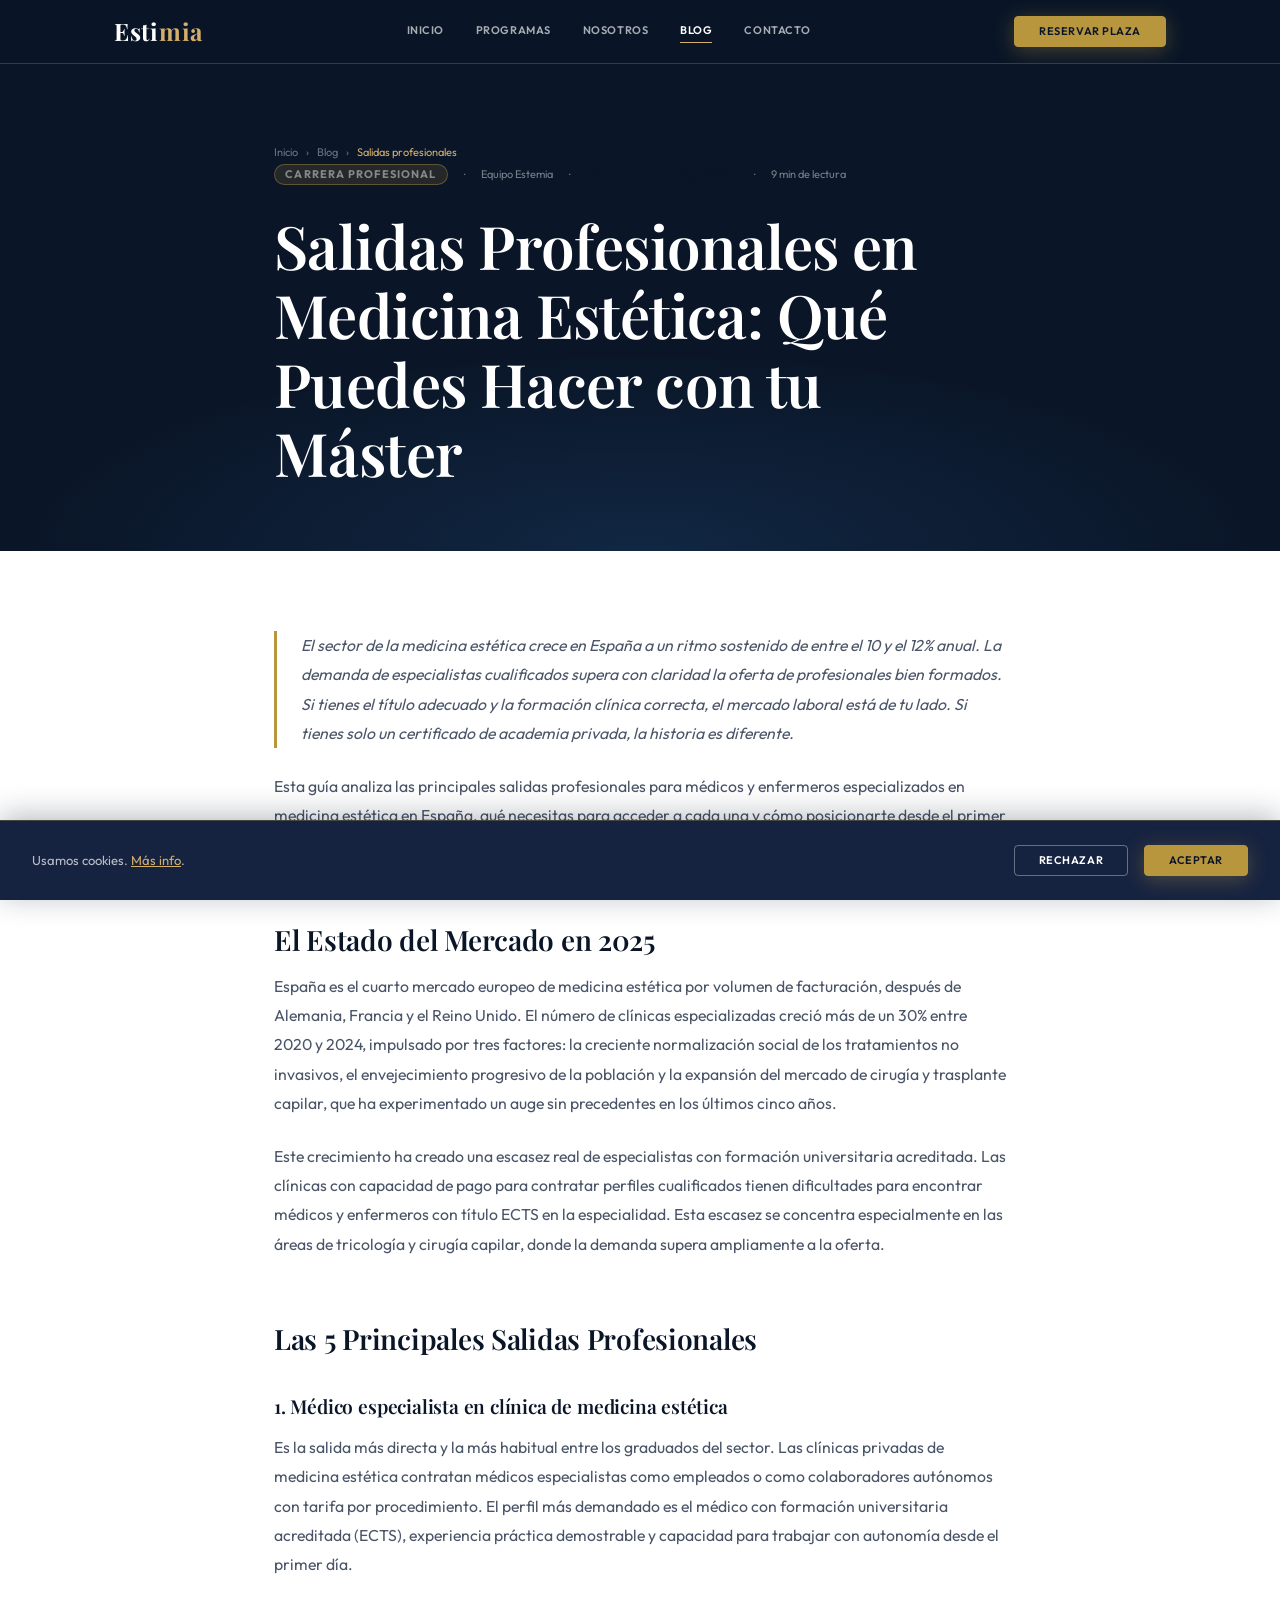
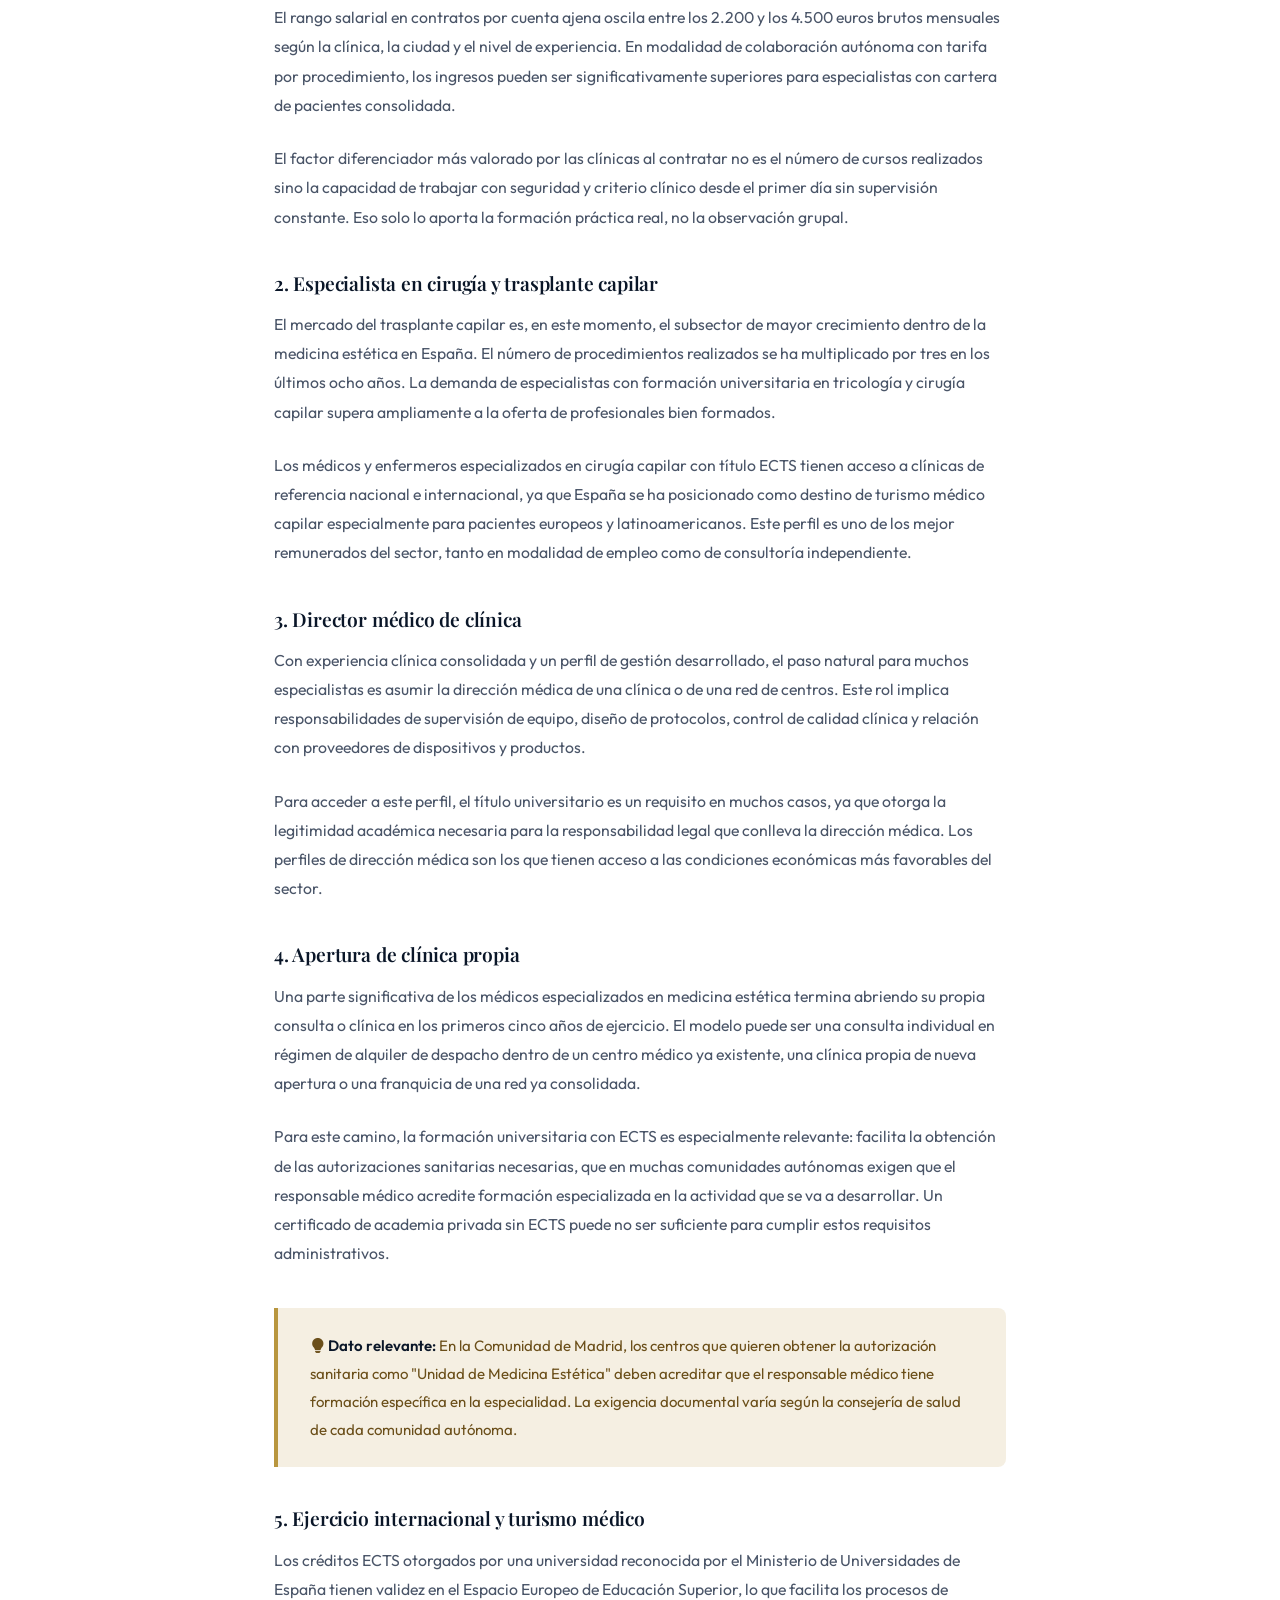
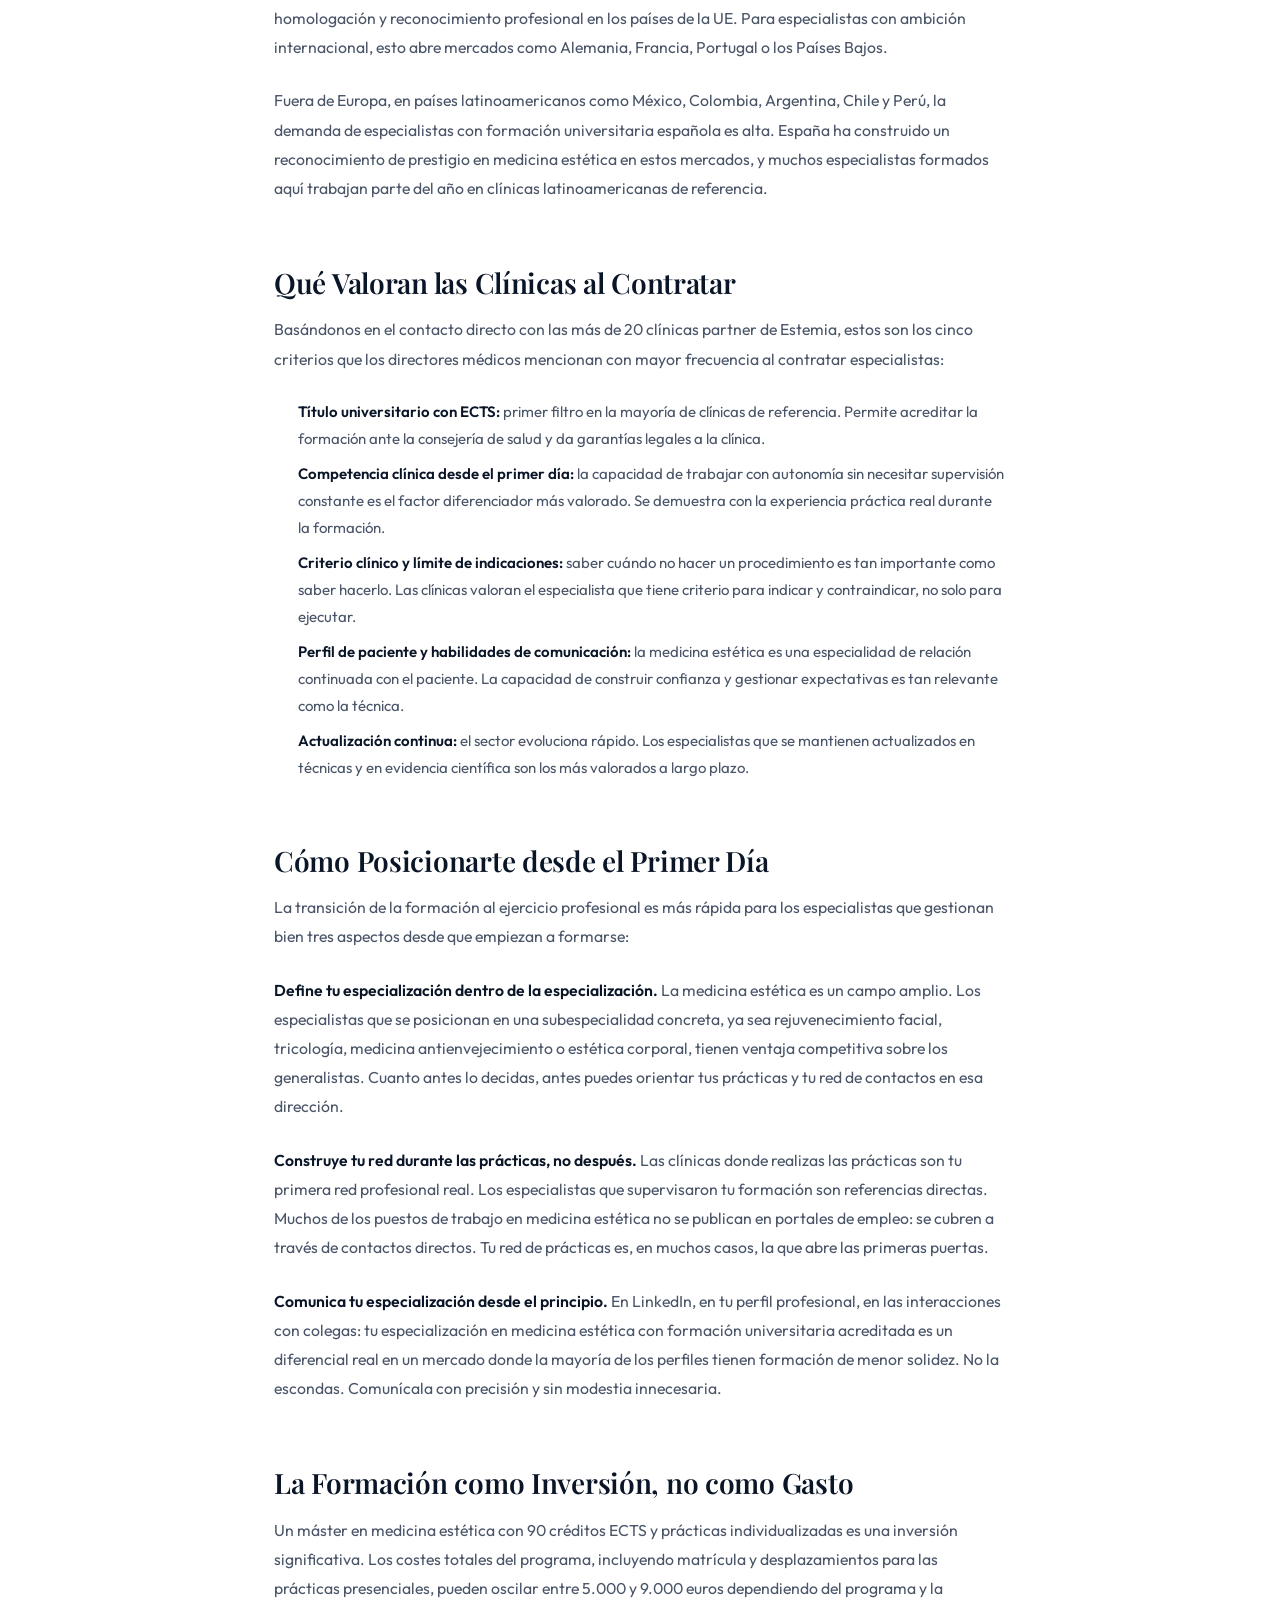
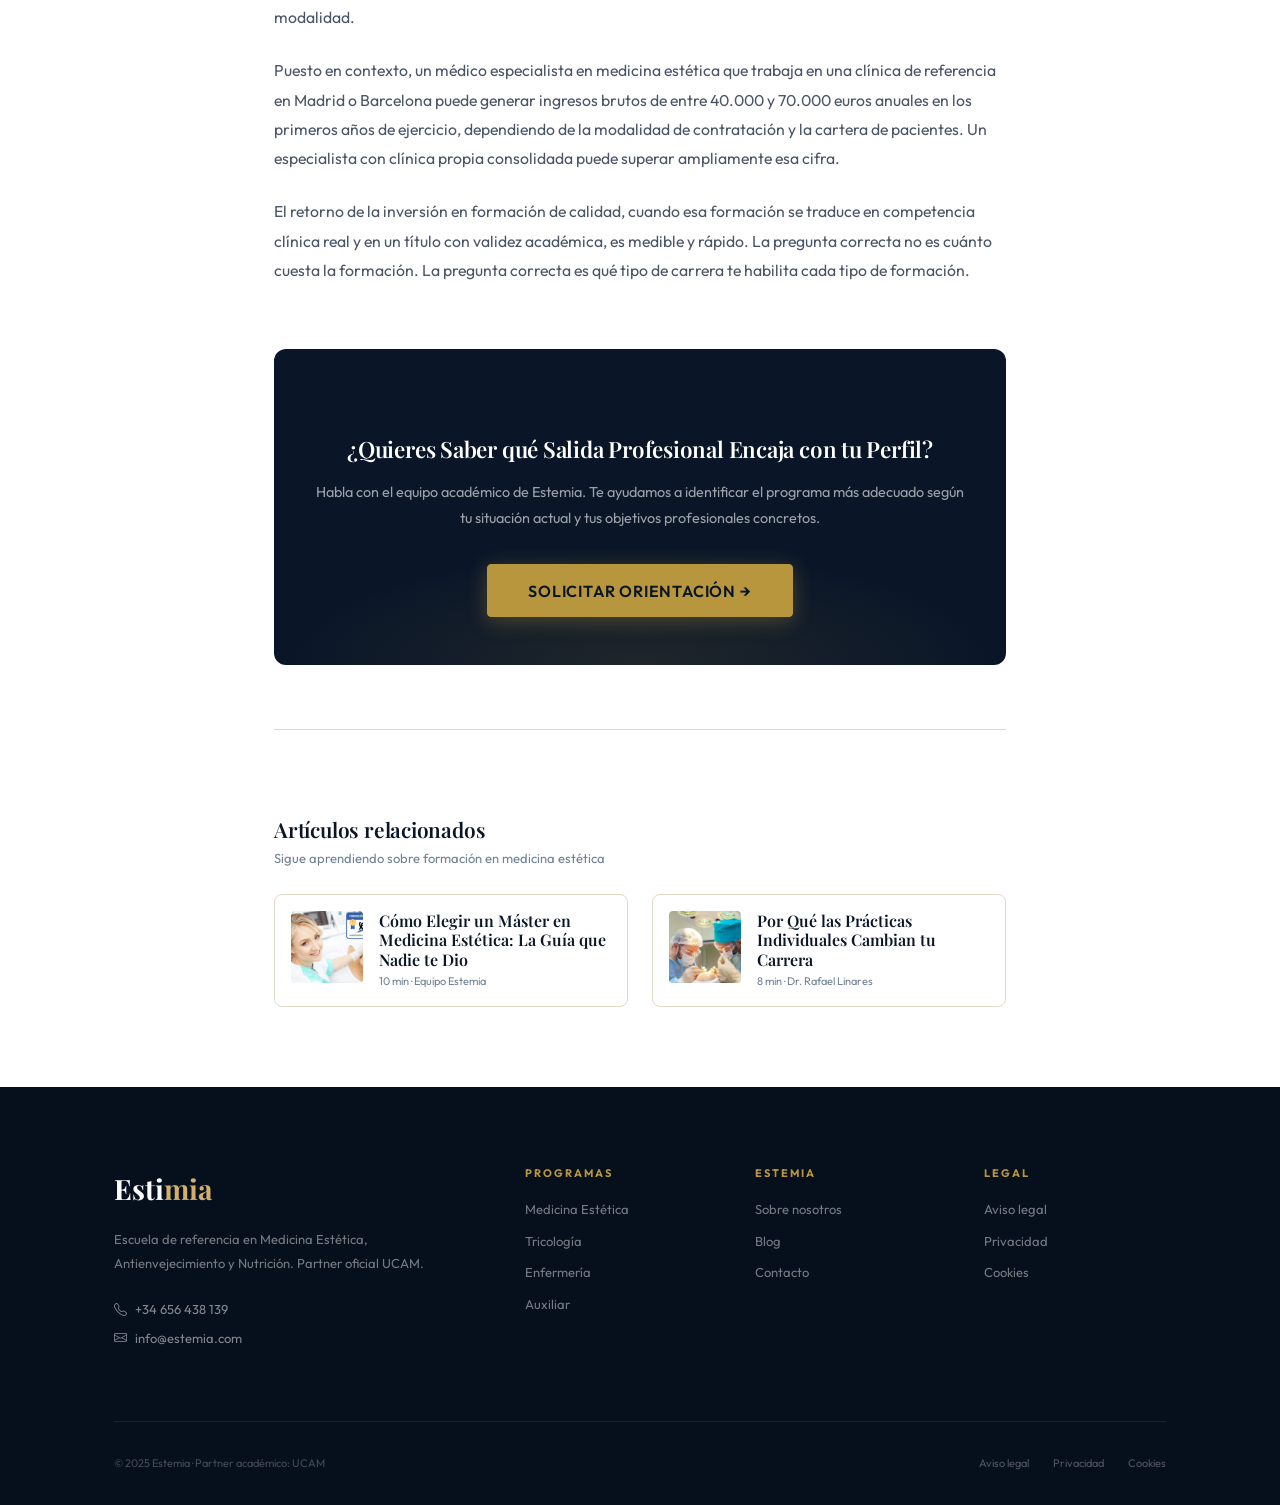
<file: blog/post-3.html>
<!DOCTYPE html>
<html lang="es">
<head>
  <meta charset="UTF-8">
  <meta name="viewport" content="width=device-width, initial-scale=1.0">
  <meta name="description" content="Qué salidas profesionales tiene un médico especializado en medicina estética en España: clínica propia, trabajo por cuenta ajena, cirugía capilar y los perfiles más demandados del sector en 2025.">
  <title>Salidas Profesionales en Medicina Estética | Blog Estemia</title>
  <link rel="stylesheet" href="https://cdn.jsdelivr.net/npm/bootstrap-icons@1.11.3/font/bootstrap-icons.min.css">
  <link rel="stylesheet" href="../css/main.css">
  <link rel="stylesheet" href="../css/components.css">
  <link rel="stylesheet" href="../css/animations.css">
  <link rel="stylesheet" href="../css/pages/blog.css">
</head>
<body>
<nav id="main-nav" role="navigation" aria-label="Navegación principal">
  <div class="nav-inner">
    <a href="../index.html" class="nav-logo">Esti<span>mia</span></a>
    <div class="nav-links"><a href="../index.html">Inicio</a><a href="../servicios.html">Programas</a><a href="../nosotros.html">Nosotros</a><a href="index.html" class="is-active">Blog</a><a href="../contacto.html">Contacto</a></div>
    <a href="../contacto.html" class="btn btn--primary btn--sm nav-cta">Reservar plaza</a>
    <button class="nav-hamburger" id="nav-hamburger" aria-label="Abrir menú" aria-expanded="false"><span></span><span></span><span></span></button>
  </div>
</nav>
<div class="nav-mobile" id="nav-mobile">
  <a href="../index.html">Inicio</a><a href="../servicios.html">Programas</a><a href="../nosotros.html">Nosotros</a><a href="index.html">Blog</a><a href="../contacto.html">Contacto</a>
  <a href="../contacto.html" class="btn btn--primary btn--lg">Reservar plaza</a>
</div>

<main id="main-content">
<header class="article-hero">
  <div class="container">
    <nav class="page-breadcrumb" aria-label="Ruta de navegación">
      <a href="../index.html">Inicio</a> <span>›</span> <a href="index.html">Blog</a> <span>›</span> <span>Salidas profesionales</span>
    </nav>
    <div class="article-meta">
      <span class="badge badge--gold">Carrera profesional</span>
      <span class="article-meta-sep">&middot;</span>
      <span>Equipo Estemia</span>
      <span class="article-meta-sep">&middot;</span>
      <time datetime="2025-03-20">20 de marzo de 2025</time>
      <span class="article-meta-sep">&middot;</span>
      <span>9 min de lectura</span>
    </div>
    <h1 class="text-white" style="max-width:700px; margin-top:var(--space-2);">
      Salidas Profesionales en Medicina Estética: Qué Puedes Hacer con tu Máster
    </h1>
  </div>
</header>

<div style="background:var(--color-white);">
  <div class="article-body">

    <p class="article-lead">El sector de la medicina estética crece en España a un ritmo sostenido de entre el 10 y el 12% anual. La demanda de especialistas cualificados supera con claridad la oferta de profesionales bien formados. Si tienes el título adecuado y la formación clínica correcta, el mercado laboral está de tu lado. Si tienes solo un certificado de academia privada, la historia es diferente.</p>

    <p>Esta guía analiza las principales salidas profesionales para médicos y enfermeros especializados en medicina estética en España, qué necesitas para acceder a cada una y cómo posicionarte desde el primer día para que tu especialización se traduzca en trabajo real.</p>

    <h2>El Estado del Mercado en 2025</h2>

    <p>España es el cuarto mercado europeo de medicina estética por volumen de facturación, después de Alemania, Francia y el Reino Unido. El número de clínicas especializadas creció más de un 30% entre 2020 y 2024, impulsado por tres factores: la creciente normalización social de los tratamientos no invasivos, el envejecimiento progresivo de la población y la expansión del mercado de cirugía y trasplante capilar, que ha experimentado un auge sin precedentes en los últimos cinco años.</p>

    <p>Este crecimiento ha creado una escasez real de especialistas con formación universitaria acreditada. Las clínicas con capacidad de pago para contratar perfiles cualificados tienen dificultades para encontrar médicos y enfermeros con título ECTS en la especialidad. Esta escasez se concentra especialmente en las áreas de tricología y cirugía capilar, donde la demanda supera ampliamente a la oferta.</p>

    <h2>Las 5 Principales Salidas Profesionales</h2>

    <h3>1. Médico especialista en clínica de medicina estética</h3>

    <p>Es la salida más directa y la más habitual entre los graduados del sector. Las clínicas privadas de medicina estética contratan médicos especialistas como empleados o como colaboradores autónomos con tarifa por procedimiento. El perfil más demandado es el médico con formación universitaria acreditada (ECTS), experiencia práctica demostrable y capacidad para trabajar con autonomía desde el primer día.</p>

    <p>El rango salarial en contratos por cuenta ajena oscila entre los 2.200 y los 4.500 euros brutos mensuales según la clínica, la ciudad y el nivel de experiencia. En modalidad de colaboración autónoma con tarifa por procedimiento, los ingresos pueden ser significativamente superiores para especialistas con cartera de pacientes consolidada.</p>

    <p>El factor diferenciador más valorado por las clínicas al contratar no es el número de cursos realizados sino la capacidad de trabajar con seguridad y criterio clínico desde el primer día sin supervisión constante. Eso solo lo aporta la formación práctica real, no la observación grupal.</p>

    <h3>2. Especialista en cirugía y trasplante capilar</h3>

    <p>El mercado del trasplante capilar es, en este momento, el subsector de mayor crecimiento dentro de la medicina estética en España. El número de procedimientos realizados se ha multiplicado por tres en los últimos ocho años. La demanda de especialistas con formación universitaria en tricología y cirugía capilar supera ampliamente a la oferta de profesionales bien formados.</p>

    <p>Los médicos y enfermeros especializados en cirugía capilar con título ECTS tienen acceso a clínicas de referencia nacional e internacional, ya que España se ha posicionado como destino de turismo médico capilar especialmente para pacientes europeos y latinoamericanos. Este perfil es uno de los mejor remunerados del sector, tanto en modalidad de empleo como de consultoría independiente.</p>

    <h3>3. Director médico de clínica</h3>

    <p>Con experiencia clínica consolidada y un perfil de gestión desarrollado, el paso natural para muchos especialistas es asumir la dirección médica de una clínica o de una red de centros. Este rol implica responsabilidades de supervisión de equipo, diseño de protocolos, control de calidad clínica y relación con proveedores de dispositivos y productos.</p>

    <p>Para acceder a este perfil, el título universitario es un requisito en muchos casos, ya que otorga la legitimidad académica necesaria para la responsabilidad legal que conlleva la dirección médica. Los perfiles de dirección médica son los que tienen acceso a las condiciones económicas más favorables del sector.</p>

    <h3>4. Apertura de clínica propia</h3>

    <p>Una parte significativa de los médicos especializados en medicina estética termina abriendo su propia consulta o clínica en los primeros cinco años de ejercicio. El modelo puede ser una consulta individual en régimen de alquiler de despacho dentro de un centro médico ya existente, una clínica propia de nueva apertura o una franquicia de una red ya consolidada.</p>

    <p>Para este camino, la formación universitaria con ECTS es especialmente relevante: facilita la obtención de las autorizaciones sanitarias necesarias, que en muchas comunidades autónomas exigen que el responsable médico acredite formación especializada en la actividad que se va a desarrollar. Un certificado de academia privada sin ECTS puede no ser suficiente para cumplir estos requisitos administrativos.</p>

    <div class="article-callout">
      <p><i class="bi bi-lightbulb-fill"></i> <strong>Dato relevante:</strong> En la Comunidad de Madrid, los centros que quieren obtener la autorización sanitaria como "Unidad de Medicina Estética" deben acreditar que el responsable médico tiene formación específica en la especialidad. La exigencia documental varía según la consejería de salud de cada comunidad autónoma.</p>
    </div>

    <h3>5. Ejercicio internacional y turismo médico</h3>

    <p>Los créditos ECTS otorgados por una universidad reconocida por el Ministerio de Universidades de España tienen validez en el Espacio Europeo de Educación Superior, lo que facilita los procesos de homologación y reconocimiento profesional en los países de la UE. Para especialistas con ambición internacional, esto abre mercados como Alemania, Francia, Portugal o los Países Bajos.</p>

    <p>Fuera de Europa, en países latinoamericanos como México, Colombia, Argentina, Chile y Perú, la demanda de especialistas con formación universitaria española es alta. España ha construido un reconocimiento de prestigio en medicina estética en estos mercados, y muchos especialistas formados aquí trabajan parte del año en clínicas latinoamericanas de referencia.</p>

    <h2>Qué Valoran las Clínicas al Contratar</h2>

    <p>Basándonos en el contacto directo con las más de 20 clínicas partner de Estemia, estos son los cinco criterios que los directores médicos mencionan con mayor frecuencia al contratar especialistas:</p>

    <ul>
      <li><strong>Título universitario con ECTS:</strong> primer filtro en la mayoría de clínicas de referencia. Permite acreditar la formación ante la consejería de salud y da garantías legales a la clínica.</li>
      <li><strong>Competencia clínica desde el primer día:</strong> la capacidad de trabajar con autonomía sin necesitar supervisión constante es el factor diferenciador más valorado. Se demuestra con la experiencia práctica real durante la formación.</li>
      <li><strong>Criterio clínico y límite de indicaciones:</strong> saber cuándo no hacer un procedimiento es tan importante como saber hacerlo. Las clínicas valoran el especialista que tiene criterio para indicar y contraindicar, no solo para ejecutar.</li>
      <li><strong>Perfil de paciente y habilidades de comunicación:</strong> la medicina estética es una especialidad de relación continuada con el paciente. La capacidad de construir confianza y gestionar expectativas es tan relevante como la técnica.</li>
      <li><strong>Actualización continua:</strong> el sector evoluciona rápido. Los especialistas que se mantienen actualizados en técnicas y en evidencia científica son los más valorados a largo plazo.</li>
    </ul>

    <h2>Cómo Posicionarte desde el Primer Día</h2>

    <p>La transición de la formación al ejercicio profesional es más rápida para los especialistas que gestionan bien tres aspectos desde que empiezan a formarse:</p>

    <p><strong>Define tu especialización dentro de la especialización.</strong> La medicina estética es un campo amplio. Los especialistas que se posicionan en una subespecialidad concreta, ya sea rejuvenecimiento facial, tricología, medicina antienvejecimiento o estética corporal, tienen ventaja competitiva sobre los generalistas. Cuanto antes lo decidas, antes puedes orientar tus prácticas y tu red de contactos en esa dirección.</p>

    <p><strong>Construye tu red durante las prácticas, no después.</strong> Las clínicas donde realizas las prácticas son tu primera red profesional real. Los especialistas que supervisaron tu formación son referencias directas. Muchos de los puestos de trabajo en medicina estética no se publican en portales de empleo: se cubren a través de contactos directos. Tu red de prácticas es, en muchos casos, la que abre las primeras puertas.</p>

    <p><strong>Comunica tu especialización desde el principio.</strong> En LinkedIn, en tu perfil profesional, en las interacciones con colegas: tu especialización en medicina estética con formación universitaria acreditada es un diferencial real en un mercado donde la mayoría de los perfiles tienen formación de menor solidez. No la escondas. Comunícala con precisión y sin modestia innecesaria.</p>

    <h2>La Formación como Inversión, no como Gasto</h2>

    <p>Un máster en medicina estética con 90 créditos ECTS y prácticas individualizadas es una inversión significativa. Los costes totales del programa, incluyendo matrícula y desplazamientos para las prácticas presenciales, pueden oscilar entre 5.000 y 9.000 euros dependiendo del programa y la modalidad.</p>

    <p>Puesto en contexto, un médico especialista en medicina estética que trabaja en una clínica de referencia en Madrid o Barcelona puede generar ingresos brutos de entre 40.000 y 70.000 euros anuales en los primeros años de ejercicio, dependiendo de la modalidad de contratación y la cartera de pacientes. Un especialista con clínica propia consolidada puede superar ampliamente esa cifra.</p>

    <p>El retorno de la inversión en formación de calidad, cuando esa formación se traduce en competencia clínica real y en un título con validez académica, es medible y rápido. La pregunta correcta no es cuánto cuesta la formación. La pregunta correcta es qué tipo de carrera te habilita cada tipo de formación.</p>

    <div class="article-cta">
      <h3>¿Quieres Saber qué Salida Profesional Encaja con tu Perfil?</h3>
      <p>Habla con el equipo académico de Estemia. Te ayudamos a identificar el programa más adecuado según tu situación actual y tus objetivos profesionales concretos.</p>
      <a href="../contacto.html" class="btn btn--primary btn--lg">Solicitar orientación →</a>
    </div>

    <div class="related-posts">
      <h3 style="font-size:1.3rem; margin-bottom:4px;">Artículos relacionados</h3>
      <p style="color:var(--color-slate-light); font-size:var(--text-sm);">Sigue aprendiendo sobre formación en medicina estética</p>
      <div class="related-grid">
        <a href="post-1.html" class="related-card">
          <img src="../assets/img/master_internacional_en_medicina_estetica_seme.jpeg" alt="Cómo elegir un máster en medicina estética" loading="lazy">
          <div><div class="related-card-title">Cómo Elegir un Máster en Medicina Estética: La Guía que Nadie te Dio</div><div class="related-card-meta">10 min · Equipo Estemia</div></div>
        </a>
        <a href="post-2.html" class="related-card">
          <img src="../assets/img/titulos_posgrado_universitario_medicina.jpeg" alt="Prácticas One to One en medicina estética" loading="lazy">
          <div><div class="related-card-title">Por Qué las Prácticas Individuales Cambian tu Carrera</div><div class="related-card-meta">8 min · Dr. Rafael Linares</div></div>
        </a>
      </div>
    </div>

  </div>
</div>
</main>

<footer class="site-footer" role="contentinfo">
  <div class="container">
    <div class="footer-grid">
      <div><div class="footer-logo">Esti<span>mia</span></div><p class="footer-desc">Escuela de referencia en Medicina Estética, Antienvejecimiento y Nutrición. Partner oficial UCAM.</p><a href="tel:+34656438139" class="footer-contact-item"><i class="bi bi-telephone"></i> +34 656 438 139</a><a href="mailto:info@estemia.com" class="footer-contact-item"><i class="bi bi-envelope"></i> info@estemia.com</a></div>
      <div class="footer-col"><h5>Programas</h5><ul><li><a href="../servicios.html#medicina">Medicina Estética</a></li><li><a href="../servicios.html#tricologia">Tricología</a></li><li><a href="../servicios.html#enfermeria">Enfermería</a></li><li><a href="../servicios.html#auxiliar">Auxiliar</a></li></ul></div>
      <div class="footer-col"><h5>Estemia</h5><ul><li><a href="../nosotros.html">Sobre nosotros</a></li><li><a href="index.html">Blog</a></li><li><a href="../contacto.html">Contacto</a></li></ul></div>
      <div class="footer-col"><h5>Legal</h5><ul><li><a href="../legal/aviso-legal.html">Aviso legal</a></li><li><a href="../legal/privacidad.html">Privacidad</a></li><li><a href="../legal/cookies.html">Cookies</a></li></ul></div>
    </div>
    <div class="footer-bottom"><p class="footer-copy">&copy; 2025 Estemia &middot; Partner académico: UCAM</p><div class="footer-legal"><a href="../legal/aviso-legal.html">Aviso legal</a><a href="../legal/privacidad.html">Privacidad</a><a href="../legal/cookies.html">Cookies</a></div></div>
  </div>
</footer>
<div id="cookie-banner" role="dialog" aria-live="polite"><p>Usamos cookies. <a href="../legal/cookies.html">Más info</a>.</p><div class="cookie-btns"><button id="cookie-decline" class="btn btn--secondary btn--sm">Rechazar</button><button id="cookie-accept" class="btn btn--primary btn--sm">Aceptar</button></div></div>
<button id="scroll-top" aria-label="Volver al inicio"><i class="bi bi-chevron-up"></i></button>
<script src="../js/main.js"></script>
</body>
</html>
</file>
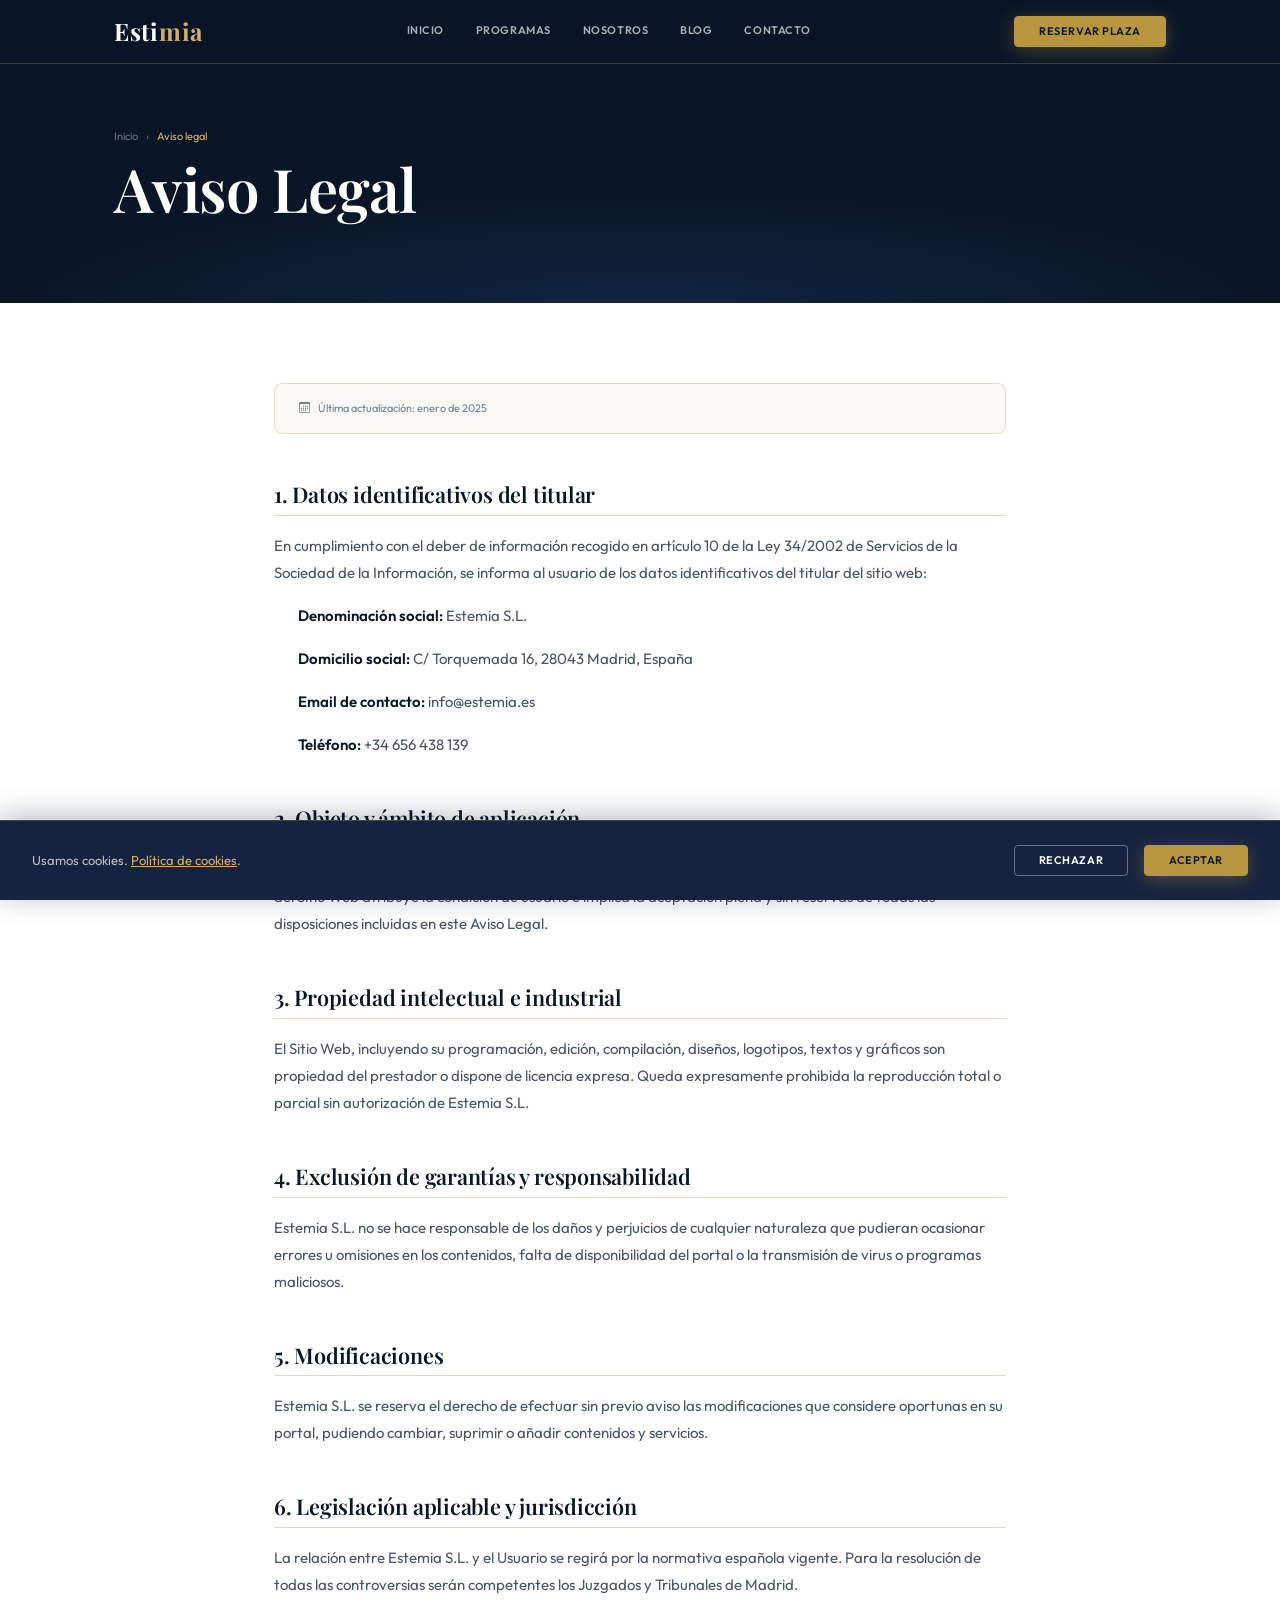
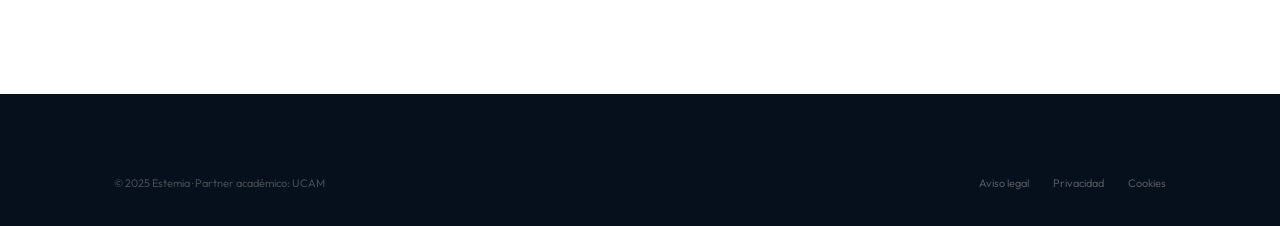
<file: legal/aviso-legal.html>
<!DOCTYPE html>
<html lang="es">
<head>
  <meta charset="UTF-8"><meta name="viewport" content="width=device-width, initial-scale=1.0">
  <meta name="robots" content="noindex">
  <title>Aviso Legal | Estemia</title>
  <link rel="stylesheet" href="https://cdn.jsdelivr.net/npm/bootstrap-icons@1.11.3/font/bootstrap-icons.min.css"><link rel="stylesheet" href="../css/main.css"><link rel="stylesheet" href="../css/components.css"><link rel="stylesheet" href="../css/animations.css"><link rel="stylesheet" href="../css/pages/legal.css">
</head>
<body>
<nav id="main-nav" role="navigation" aria-label="Navegación principal"><div class="nav-inner"><a href="../index.html" class="nav-logo">Esti<span>mia</span></a><div class="nav-links"><a href="../index.html">Inicio</a><a href="../servicios.html">Programas</a><a href="../nosotros.html">Nosotros</a><a href="../blog/index.html">Blog</a><a href="../contacto.html">Contacto</a></div><a href="../contacto.html" class="btn btn--primary btn--sm nav-cta">Reservar plaza</a><button class="nav-hamburger" id="nav-hamburger" aria-label="Abrir menú" aria-expanded="false"><span></span><span></span><span></span></button></div></nav><div class="nav-mobile" id="nav-mobile"><a href="../index.html">Inicio</a><a href="../servicios.html">Programas</a><a href="../nosotros.html">Nosotros</a><a href="../blog/index.html">Blog</a><a href="../contacto.html">Contacto</a><a href="../contacto.html" class="btn btn--primary btn--lg">Reservar plaza</a></div>
<main id="main-content">
<header class="page-header">
  <div class="container">
    <nav class="page-breadcrumb"><a href="../index.html">Inicio</a> <span>›</span> <span>Aviso legal</span></nav>
    <h1 style="margin-top:var(--space-1);">Aviso Legal</h1>
  </div>
</header>
<div style="background:var(--color-white);">
  <div class="legal-body">
    <div class="legal-updated"><i class="bi bi-calendar3"></i> Última actualización: enero de 2025</div>
    <h2>1. Datos identificativos del titular</h2>
    <p>En cumplimiento con el deber de información recogido en artículo 10 de la Ley 34/2002 de Servicios de la Sociedad de la Información, se informa al usuario de los datos identificativos del titular del sitio web:</p>
    <ul>
      <li><strong>Denominación social:</strong> Estemia S.L.</li>
      <li><strong>Domicilio social:</strong> C/ Torquemada 16, 28043 Madrid, España</li>
      <li><strong>Email de contacto:</strong> info@estemia.es</li>
      <li><strong>Teléfono:</strong> +34 656 438 139</li>
    </ul>
    <h2>2. Objeto y ámbito de aplicación</h2>
    <p>Las presentes condiciones generales regulan el acceso, navegación y uso del sitio web estemia.es. La utilización del Sitio Web atribuye la condición de usuario e implica la aceptación plena y sin reservas de todas las disposiciones incluidas en este Aviso Legal.</p>
    <h2>3. Propiedad intelectual e industrial</h2>
    <p>El Sitio Web, incluyendo su programación, edición, compilación, diseños, logotipos, textos y gráficos son propiedad del prestador o dispone de licencia expresa. Queda expresamente prohibida la reproducción total o parcial sin autorización de Estemia S.L.</p>
    <h2>4. Exclusión de garantías y responsabilidad</h2>
    <p>Estemia S.L. no se hace responsable de los daños y perjuicios de cualquier naturaleza que pudieran ocasionar errores u omisiones en los contenidos, falta de disponibilidad del portal o la transmisión de virus o programas maliciosos.</p>
    <h2>5. Modificaciones</h2>
    <p>Estemia S.L. se reserva el derecho de efectuar sin previo aviso las modificaciones que considere oportunas en su portal, pudiendo cambiar, suprimir o añadir contenidos y servicios.</p>
    <h2>6. Legislación aplicable y jurisdicción</h2>
    <p>La relación entre Estemia S.L. y el Usuario se regirá por la normativa española vigente. Para la resolución de todas las controversias serán competentes los Juzgados y Tribunales de Madrid.</p>
  </div>
</div>
</main>
<footer class="site-footer" role="contentinfo"><div class="container"><div class="footer-bottom" style="padding-top:0;border:none;"><p class="footer-copy">&copy; 2025 Estemia &middot; Partner académico: UCAM</p><div class="footer-legal"><a href="aviso-legal.html">Aviso legal</a><a href="privacidad.html">Privacidad</a><a href="cookies.html">Cookies</a></div></div></div></footer><div id="cookie-banner" role="dialog" aria-live="polite"><p>Usamos cookies. <a href="cookies.html">Política de cookies</a>.</p><div class="cookie-btns"><button id="cookie-decline" class="btn btn--secondary btn--sm">Rechazar</button><button id="cookie-accept" class="btn btn--primary btn--sm">Aceptar</button></div></div><button id="scroll-top" aria-label="Volver al inicio"><i class="bi bi-chevron-up"></i></button><script src="../js/main.js"></script>
</body>
</html>
</file>
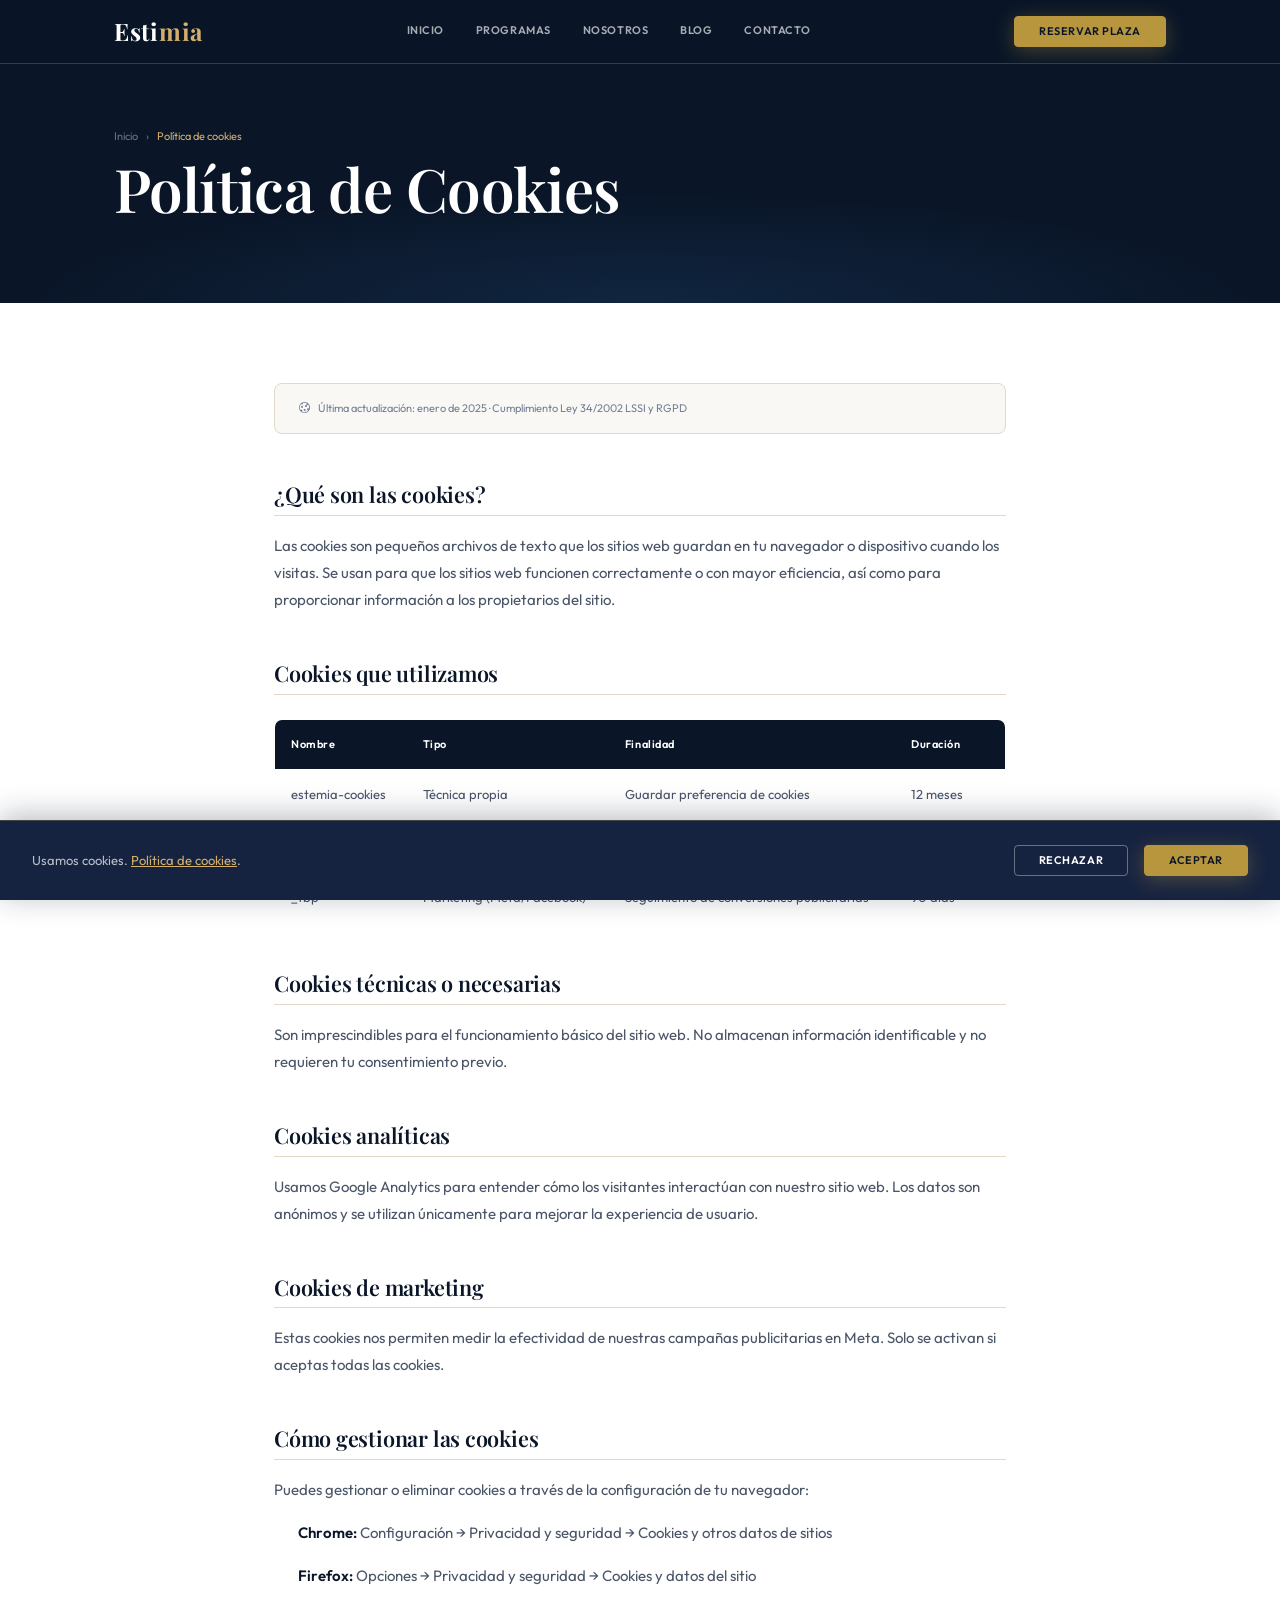
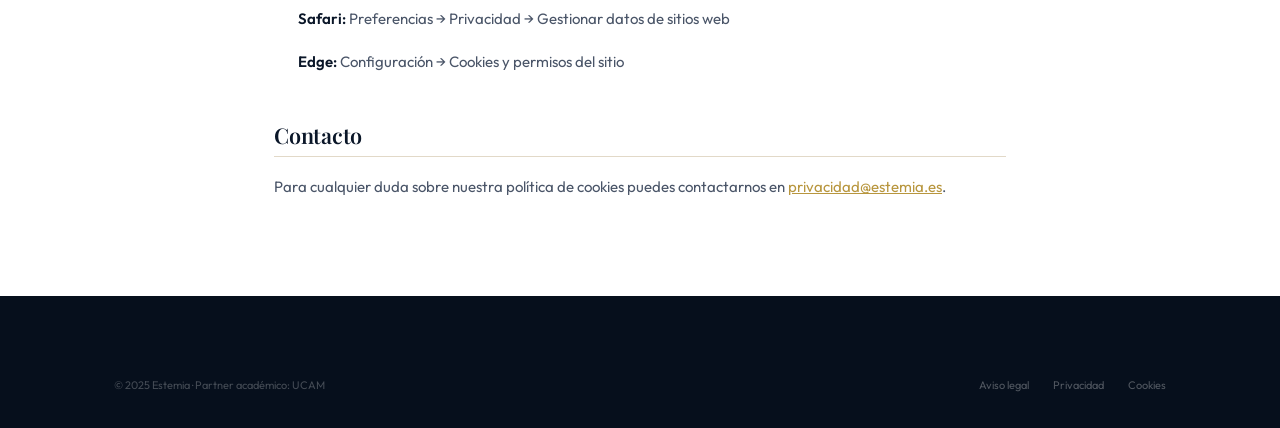
<file: legal/cookies.html>
<!DOCTYPE html>
<html lang="es">
<head>
  <meta charset="UTF-8"><meta name="viewport" content="width=device-width, initial-scale=1.0">
  <meta name="robots" content="noindex">
  <title>Política de Cookies | Estemia</title>
  <link rel="stylesheet" href="https://cdn.jsdelivr.net/npm/bootstrap-icons@1.11.3/font/bootstrap-icons.min.css"><link rel="stylesheet" href="../css/main.css"><link rel="stylesheet" href="../css/components.css"><link rel="stylesheet" href="../css/animations.css"><link rel="stylesheet" href="../css/pages/legal.css">
</head>
<body>
<nav id="main-nav" role="navigation" aria-label="Navegación principal"><div class="nav-inner"><a href="../index.html" class="nav-logo">Esti<span>mia</span></a><div class="nav-links"><a href="../index.html">Inicio</a><a href="../servicios.html">Programas</a><a href="../nosotros.html">Nosotros</a><a href="../blog/index.html">Blog</a><a href="../contacto.html">Contacto</a></div><a href="../contacto.html" class="btn btn--primary btn--sm nav-cta">Reservar plaza</a><button class="nav-hamburger" id="nav-hamburger" aria-label="Abrir menú" aria-expanded="false"><span></span><span></span><span></span></button></div></nav><div class="nav-mobile" id="nav-mobile"><a href="../index.html">Inicio</a><a href="../servicios.html">Programas</a><a href="../nosotros.html">Nosotros</a><a href="../blog/index.html">Blog</a><a href="../contacto.html">Contacto</a><a href="../contacto.html" class="btn btn--primary btn--lg">Reservar plaza</a></div>
<main id="main-content">
<header class="page-header">
  <div class="container">
    <nav class="page-breadcrumb"><a href="../index.html">Inicio</a> <span>›</span> <span>Política de cookies</span></nav>
    <h1 style="margin-top:var(--space-1);">Política de Cookies</h1>
  </div>
</header>
<div style="background:var(--color-white);">
  <div class="legal-body">
    <div class="legal-updated"><i class="bi bi-cookie"></i> Última actualización: enero de 2025 &middot; Cumplimiento Ley 34/2002 LSSI y RGPD</div>
    <h2>¿Qué son las cookies?</h2>
    <p>Las cookies son pequeños archivos de texto que los sitios web guardan en tu navegador o dispositivo cuando los visitas. Se usan para que los sitios web funcionen correctamente o con mayor eficiencia, así como para proporcionar información a los propietarios del sitio.</p>
    <h2>Cookies que utilizamos</h2>
    <table class="legal-table">
      <thead><tr><th scope="col">Nombre</th><th scope="col">Tipo</th><th scope="col">Finalidad</th><th scope="col">Duración</th></tr></thead>
      <tbody>
        <tr><td>estemia-cookies</td><td>Técnica propia</td><td>Guardar preferencia de cookies</td><td>12 meses</td></tr>
        <tr><td>_ga, _gid</td><td>Analítica (Google Analytics)</td><td>Análisis anónimo del uso del sitio</td><td>2 años / 24 h</td></tr>
        <tr><td>_fbp</td><td>Marketing (Meta/Facebook)</td><td>Seguimiento de conversiones publicitarias</td><td>90 días</td></tr>
      </tbody>
    </table>
    <h2>Cookies técnicas o necesarias</h2>
    <p>Son imprescindibles para el funcionamiento básico del sitio web. No almacenan información identificable y no requieren tu consentimiento previo.</p>
    <h2>Cookies analíticas</h2>
    <p>Usamos Google Analytics para entender cómo los visitantes interactúan con nuestro sitio web. Los datos son anónimos y se utilizan únicamente para mejorar la experiencia de usuario.</p>
    <h2>Cookies de marketing</h2>
    <p>Estas cookies nos permiten medir la efectividad de nuestras campañas publicitarias en Meta. Solo se activan si aceptas todas las cookies.</p>
    <h2>Cómo gestionar las cookies</h2>
    <p>Puedes gestionar o eliminar cookies a través de la configuración de tu navegador:</p>
    <ul>
      <li><strong>Chrome:</strong> Configuración &rarr; Privacidad y seguridad &rarr; Cookies y otros datos de sitios</li>
      <li><strong>Firefox:</strong> Opciones &rarr; Privacidad y seguridad &rarr; Cookies y datos del sitio</li>
      <li><strong>Safari:</strong> Preferencias &rarr; Privacidad &rarr; Gestionar datos de sitios web</li>
      <li><strong>Edge:</strong> Configuración &rarr; Cookies y permisos del sitio</li>
    </ul>
    <h2>Contacto</h2>
    <p>Para cualquier duda sobre nuestra política de cookies puedes contactarnos en <a href="mailto:privacidad@estemia.es">privacidad@estemia.es</a>.</p>
  </div>
</div>
</main>
<footer class="site-footer" role="contentinfo"><div class="container"><div class="footer-bottom" style="padding-top:0;border:none;"><p class="footer-copy">&copy; 2025 Estemia &middot; Partner académico: UCAM</p><div class="footer-legal"><a href="aviso-legal.html">Aviso legal</a><a href="privacidad.html">Privacidad</a><a href="cookies.html">Cookies</a></div></div></div></footer><div id="cookie-banner" role="dialog" aria-live="polite"><p>Usamos cookies. <a href="cookies.html">Política de cookies</a>.</p><div class="cookie-btns"><button id="cookie-decline" class="btn btn--secondary btn--sm">Rechazar</button><button id="cookie-accept" class="btn btn--primary btn--sm">Aceptar</button></div></div><button id="scroll-top" aria-label="Volver al inicio"><i class="bi bi-chevron-up"></i></button><script src="../js/main.js"></script>
</body>
</html>
</file>
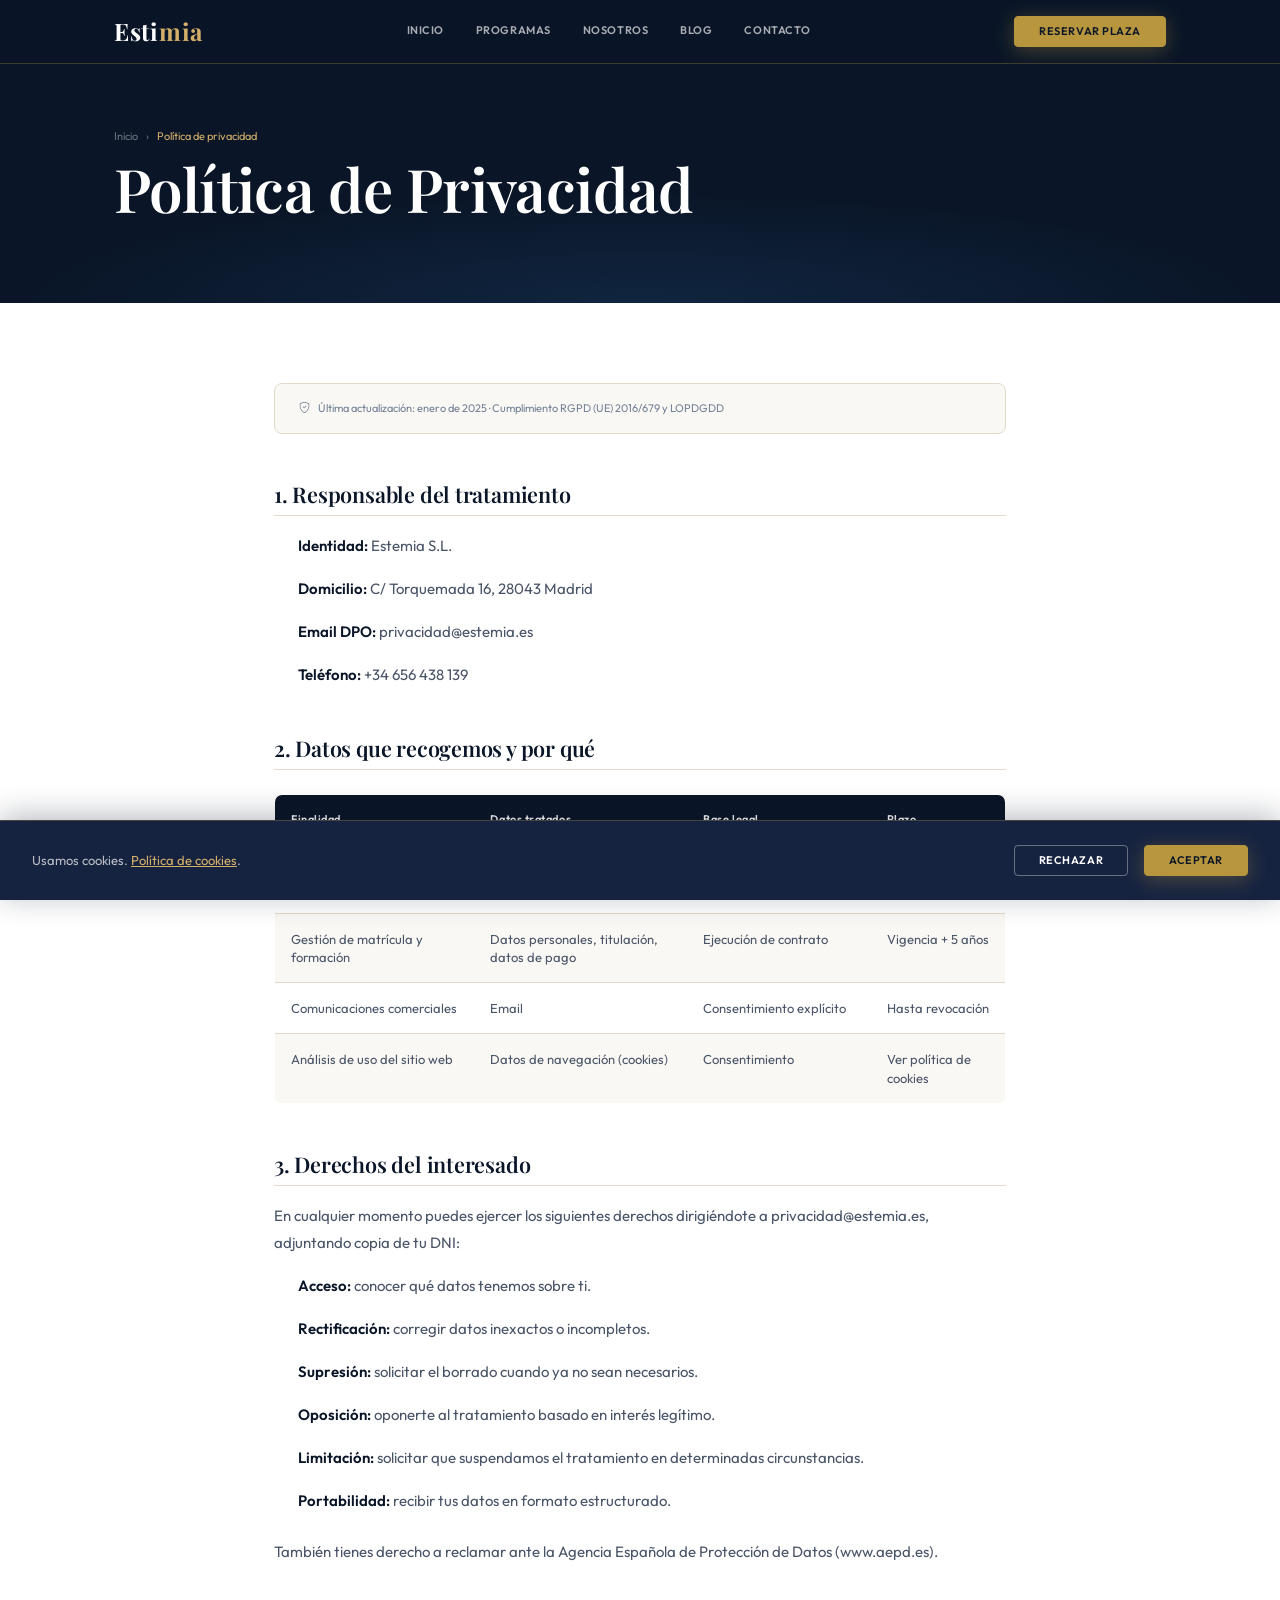
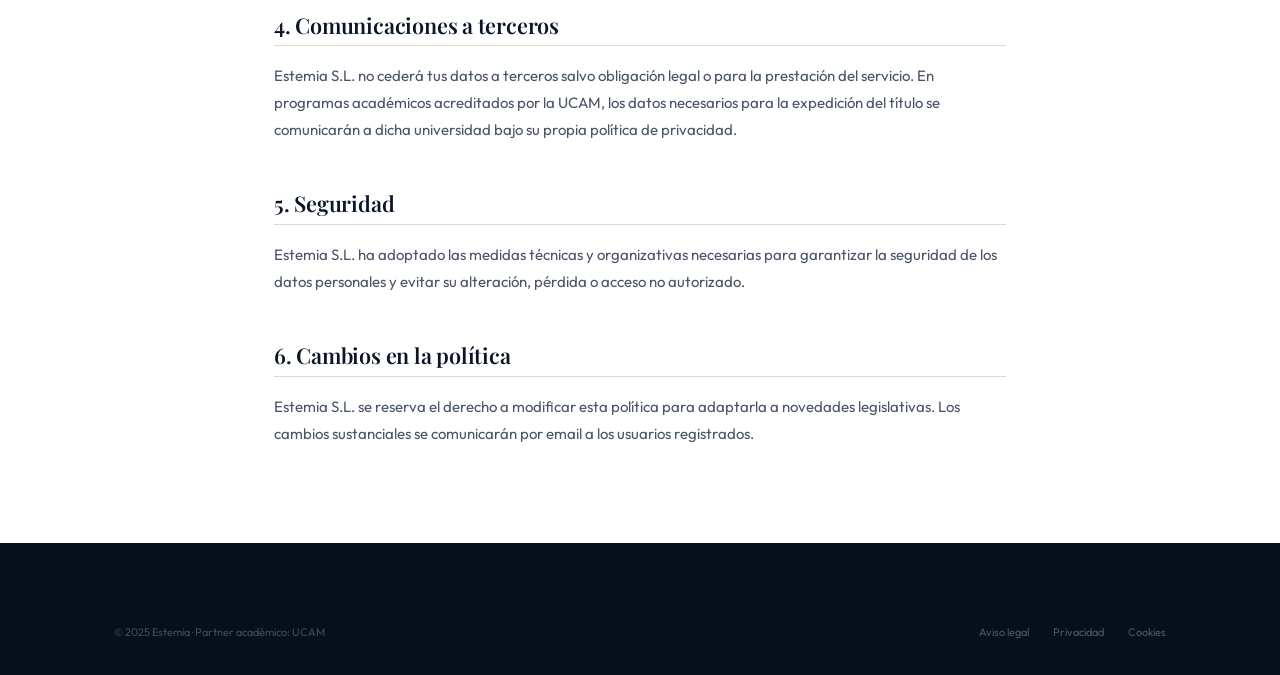
<file: legal/privacidad.html>
<!DOCTYPE html>
<html lang="es">
<head>
  <meta charset="UTF-8"><meta name="viewport" content="width=device-width, initial-scale=1.0">
  <meta name="robots" content="noindex">
  <title>Política de Privacidad | Estemia</title>
  <link rel="stylesheet" href="https://cdn.jsdelivr.net/npm/bootstrap-icons@1.11.3/font/bootstrap-icons.min.css"><link rel="stylesheet" href="../css/main.css"><link rel="stylesheet" href="../css/components.css"><link rel="stylesheet" href="../css/animations.css"><link rel="stylesheet" href="../css/pages/legal.css">
</head>
<body>
<nav id="main-nav" role="navigation" aria-label="Navegación principal"><div class="nav-inner"><a href="../index.html" class="nav-logo">Esti<span>mia</span></a><div class="nav-links"><a href="../index.html">Inicio</a><a href="../servicios.html">Programas</a><a href="../nosotros.html">Nosotros</a><a href="../blog/index.html">Blog</a><a href="../contacto.html">Contacto</a></div><a href="../contacto.html" class="btn btn--primary btn--sm nav-cta">Reservar plaza</a><button class="nav-hamburger" id="nav-hamburger" aria-label="Abrir menú" aria-expanded="false"><span></span><span></span><span></span></button></div></nav><div class="nav-mobile" id="nav-mobile"><a href="../index.html">Inicio</a><a href="../servicios.html">Programas</a><a href="../nosotros.html">Nosotros</a><a href="../blog/index.html">Blog</a><a href="../contacto.html">Contacto</a><a href="../contacto.html" class="btn btn--primary btn--lg">Reservar plaza</a></div>
<main id="main-content">
<header class="page-header">
  <div class="container">
    <nav class="page-breadcrumb"><a href="../index.html">Inicio</a> <span>›</span> <span>Política de privacidad</span></nav>
    <h1 style="margin-top:var(--space-1);">Política de Privacidad</h1>
  </div>
</header>
<div style="background:var(--color-white);">
  <div class="legal-body">
    <div class="legal-updated"><i class="bi bi-shield-check"></i> Última actualización: enero de 2025 &middot; Cumplimiento RGPD (UE) 2016/679 y LOPDGDD</div>
    <h2>1. Responsable del tratamiento</h2>
    <ul><li><strong>Identidad:</strong> Estemia S.L.</li><li><strong>Domicilio:</strong> C/ Torquemada 16, 28043 Madrid</li><li><strong>Email DPO:</strong> privacidad@estemia.es</li><li><strong>Teléfono:</strong> +34 656 438 139</li></ul>
    <h2>2. Datos que recogemos y por qué</h2>
    <table class="legal-table">
      <thead><tr><th scope="col">Finalidad</th><th scope="col">Datos tratados</th><th scope="col">Base legal</th><th scope="col">Plazo</th></tr></thead>
      <tbody>
        <tr><td>Responder solicitudes de información</td><td>Nombre, email, teléfono, mensaje</td><td>Interés legítimo / Consentimiento</td><td>1 año</td></tr>
        <tr><td>Gestión de matrícula y formación</td><td>Datos personales, titulación, datos de pago</td><td>Ejecución de contrato</td><td>Vigencia + 5 años</td></tr>
        <tr><td>Comunicaciones comerciales</td><td>Email</td><td>Consentimiento explícito</td><td>Hasta revocación</td></tr>
        <tr><td>Análisis de uso del sitio web</td><td>Datos de navegación (cookies)</td><td>Consentimiento</td><td>Ver política de cookies</td></tr>
      </tbody>
    </table>
    <h2>3. Derechos del interesado</h2>
    <p>En cualquier momento puedes ejercer los siguientes derechos dirigiéndote a privacidad@estemia.es, adjuntando copia de tu DNI:</p>
    <ul>
      <li><strong>Acceso:</strong> conocer qué datos tenemos sobre ti.</li>
      <li><strong>Rectificación:</strong> corregir datos inexactos o incompletos.</li>
      <li><strong>Supresión:</strong> solicitar el borrado cuando ya no sean necesarios.</li>
      <li><strong>Oposición:</strong> oponerte al tratamiento basado en interés legítimo.</li>
      <li><strong>Limitación:</strong> solicitar que suspendamos el tratamiento en determinadas circunstancias.</li>
      <li><strong>Portabilidad:</strong> recibir tus datos en formato estructurado.</li>
    </ul>
    <p>También tienes derecho a reclamar ante la Agencia Española de Protección de Datos (www.aepd.es).</p>
    <h2>4. Comunicaciones a terceros</h2>
    <p>Estemia S.L. no cederá tus datos a terceros salvo obligación legal o para la prestación del servicio. En programas académicos acreditados por la UCAM, los datos necesarios para la expedición del título se comunicarán a dicha universidad bajo su propia política de privacidad.</p>
    <h2>5. Seguridad</h2>
    <p>Estemia S.L. ha adoptado las medidas técnicas y organizativas necesarias para garantizar la seguridad de los datos personales y evitar su alteración, pérdida o acceso no autorizado.</p>
    <h2>6. Cambios en la política</h2>
    <p>Estemia S.L. se reserva el derecho a modificar esta política para adaptarla a novedades legislativas. Los cambios sustanciales se comunicarán por email a los usuarios registrados.</p>
  </div>
</div>
</main>
<footer class="site-footer" role="contentinfo"><div class="container"><div class="footer-bottom" style="padding-top:0;border:none;"><p class="footer-copy">&copy; 2025 Estemia &middot; Partner académico: UCAM</p><div class="footer-legal"><a href="aviso-legal.html">Aviso legal</a><a href="privacidad.html">Privacidad</a><a href="cookies.html">Cookies</a></div></div></div></footer><div id="cookie-banner" role="dialog" aria-live="polite"><p>Usamos cookies. <a href="cookies.html">Política de cookies</a>.</p><div class="cookie-btns"><button id="cookie-decline" class="btn btn--secondary btn--sm">Rechazar</button><button id="cookie-accept" class="btn btn--primary btn--sm">Aceptar</button></div></div><button id="scroll-top" aria-label="Volver al inicio"><i class="bi bi-chevron-up"></i></button><script src="../js/main.js"></script>
</body>
</html>
</file>
<file: css/main.css>
/* =============================================================================
   ESTEMIA · main.css
   Design tokens · Reset · Typography · Layout · Grid · Utilities
   Convención: kebab-case · Variables CSS · Mobile-first
   ============================================================================= */

/* -----------------------------------------------------------------------------
   GOOGLE FONTS
   Display : Playfair Display — elegancia editorial, serif con personalidad
   Body    : Outfit — geométrica moderna, muy legible en pantalla
   ----------------------------------------------------------------------------- */
@import url('https://fonts.googleapis.com/css2?family=Playfair+Display:ital,wght@0,400;0,500;0,600;0,700;1,400;1,600&family=Outfit:wght@300;400;500;600;700&display=swap');

/* -----------------------------------------------------------------------------
   DESIGN TOKENS
   ----------------------------------------------------------------------------- */
:root {
  /* -- Paleta principal -- */
  --color-navy:          #0a1628;
  --color-navy-mid:      #162340;
  --color-navy-deep:     #060f1c;
  --color-navy-glass:    rgba(10, 22, 40, 0.85);
  --color-blue-accent:   #1d4070;
  --color-blue-light:    #2d6aad;

  --color-gold:          #b8963e;
  --color-gold-light:    #d4af6a;
  --color-gold-pale:     #f0e4c8;
  --color-gold-alpha-15: rgba(184, 150, 62, 0.15);
  --color-gold-alpha-30: rgba(184, 150, 62, 0.30);
  --color-gold-alpha-40: rgba(184, 150, 62, 0.40);

  --color-ivory:         #faf8f4;
  --color-ivory-dark:    #f2ede4;
  --color-white:         #ffffff;

  --color-slate:         #4a5568;
  --color-slate-light:   #718096;
  --color-border:        #e2d9c8;
  --color-border-dark:   rgba(255, 255, 255, 0.10);

  --color-success:       #2d7a5a;
  --color-success-bg:    rgba(45, 122, 90, 0.10);
  --color-error:         #c0392b;
  --color-error-bg:      rgba(192, 57, 43, 0.08);
  --color-info-bg:       rgba(45, 106, 173, 0.08);
  --color-info:          #1d4070;

  /* -- Tipografía -- */
  --font-display:        'Playfair Display', Georgia, serif;
  --font-body:           'Outfit', system-ui, sans-serif;

  --text-xs:    0.6875rem;  /* 11px */
  --text-sm:    0.8125rem;  /* 13px */
  --text-base:  1rem;       /* 16px */
  --text-lg:    1.125rem;   /* 18px */
  --text-xl:    1.25rem;    /* 20px */
  --text-2xl:   1.5rem;     /* 24px */
  --text-3xl:   1.875rem;   /* 30px */
  --text-4xl:   2.25rem;    /* 36px */
  --text-5xl:   3rem;       /* 48px */

  --leading-tight:  1.15;
  --leading-snug:   1.4;
  --leading-base:   1.6;
  --leading-loose:  1.8;

  --tracking-tight:  -0.01em;
  --tracking-base:    0;
  --tracking-wide:    0.05em;
  --tracking-wider:   0.10em;
  --tracking-widest:  0.18em;

  /* -- Espaciado (base 8px) -- */
  --space-1:   0.5rem;   /* 8px */
  --space-2:   1rem;     /* 16px */
  --space-3:   1.5rem;   /* 24px */
  --space-4:   2rem;     /* 32px */
  --space-5:   2.5rem;   /* 40px */
  --space-6:   3rem;     /* 48px */
  --space-8:   4rem;     /* 64px */
  --space-10:  5rem;     /* 80px */
  --space-12:  6rem;     /* 96px */
  --space-16: 10rem;     /* 160px */

  /* -- Radios -- */
  --radius-sm:   4px;
  --radius-md:   8px;
  --radius-lg:  12px;
  --radius-xl:  20px;
  --radius-full: 9999px;

  /* -- Sombras -- */
  --shadow-sm:    0 2px 8px rgba(10, 22, 40, 0.08);
  --shadow-md:    0 4px 24px rgba(10, 22, 40, 0.12);
  --shadow-lg:    0 8px 48px rgba(10, 22, 40, 0.16);
  --shadow-gold:  0 4px 20px rgba(184, 150, 62, 0.35);
  --shadow-gold-lg: 0 8px 40px rgba(184, 150, 62, 0.25);

  /* -- Transiciones -- */
  --tr-fast:   150ms ease;
  --tr-base:   250ms ease;
  --tr-slow:   450ms ease;
  --tr-bounce: 350ms cubic-bezier(0.34, 1.56, 0.64, 1);

  /* -- Layout -- */
  --container-max:  1100px;
  --container-sm:    780px;
  --container-xs:    560px;
  --nav-height:       64px;
}

/* -----------------------------------------------------------------------------
   RESET
   ----------------------------------------------------------------------------- */
*,
*::before,
*::after {
  box-sizing: border-box;
  margin: 0;
  padding: 0;
}

/* Evita desbordamiento horizontal de cualquier elemento */
* {
  min-width: 0;
}

html {
  scroll-behavior: smooth;
  font-size: 16px;
  -webkit-text-size-adjust: 100%;
  text-size-adjust: 100%;
  /* Corta overflow horizontal a nivel raíz */
  overflow-x: hidden;
  max-width: 100%;
}

body {
  font-family: var(--font-body);
  background-color: var(--color-ivory);
  color: var(--color-navy);
  line-height: var(--leading-base);
  overflow-x: hidden;
  max-width: 100vw;
  -webkit-font-smoothing: antialiased;
  -moz-osx-font-smoothing: grayscale;
}

img,
picture,
video,
canvas,
svg {
  display: block;
  max-width: 100%;
}

img { height: auto; }

a {
  color: inherit;
  text-decoration: none;
}

ul,
ol { list-style: none; }

button {
  font-family: inherit;
  cursor: pointer;
  border: none;
  background: none;
  padding: 0;
}

input,
textarea,
select {
  font-family: inherit;
  font-size: var(--text-base);
}

h1, h2, h3, h4, h5, h6 {
  font-family: var(--font-display);
  font-weight: 600;
  line-height: var(--leading-tight);
  letter-spacing: var(--tracking-tight);
  color: var(--color-navy);
}

/* -----------------------------------------------------------------------------
   TIPOGRAFÍA ESCALA
   ----------------------------------------------------------------------------- */
h1 { font-size: clamp(2.25rem, 5.5vw, 3.75rem); }
h2 { font-size: clamp(1.75rem, 3.5vw, 2.5rem); }
h3 { font-size: clamp(1.15rem, 2.5vw, 1.6rem); }
h4 { font-size: var(--text-xl); font-weight: 600; }
h5 { font-size: var(--text-base); font-weight: 700; }

p {
  font-size: var(--text-base);
  color: var(--color-slate);
  line-height: var(--leading-loose);
}

strong { color: var(--color-navy); font-weight: 600; }

/* -- Eyebrow label -- */
.eyebrow {
  display: inline-block;
  font-family: var(--font-body);
  font-size: var(--text-xs);
  font-weight: 700;
  letter-spacing: var(--tracking-widest);
  text-transform: uppercase;
  color: var(--color-gold);
}

/* -- Gold divider line -- */
.divider-gold {
  width: 48px;
  height: 2px;
  background: linear-gradient(90deg, var(--color-gold), var(--color-gold-light));
  margin: var(--space-2) 0;
  border: none;
}

.text-center .divider-gold { margin-left: auto; margin-right: auto; }

/* -----------------------------------------------------------------------------
   LAYOUT
   ----------------------------------------------------------------------------- */
.container {
  max-width: var(--container-max);
  margin-left: auto;
  margin-right: auto;
  padding-left: var(--space-3);
  padding-right: var(--space-3);
}

.container--sm {
  max-width: var(--container-sm);
  margin-left: auto;
  margin-right: auto;
  padding-left: var(--space-3);
  padding-right: var(--space-3);
}

.container--xs {
  max-width: var(--container-xs);
  margin-left: auto;
  margin-right: auto;
  padding-left: var(--space-3);
  padding-right: var(--space-3);
}

section { padding: var(--space-12) 0; }
section.section--sm { padding: var(--space-8) 0; }
section.section--xs { padding: var(--space-6) 0; }

.section-header { margin-bottom: var(--space-8); }
.section-header.text-center p {
  max-width: 580px;
  margin-top: var(--space-2);
  margin-left: auto;
  margin-right: auto;
}

/* -----------------------------------------------------------------------------
   GRID
   ----------------------------------------------------------------------------- */
.grid-2  { display: grid; grid-template-columns: repeat(2, 1fr); gap: var(--space-6); align-items: start; }
.grid-3  { display: grid; grid-template-columns: repeat(3, 1fr); gap: var(--space-4); }
.grid-4  { display: grid; grid-template-columns: repeat(4, 1fr); gap: var(--space-3); }
.grid-auto { display: grid; grid-template-columns: repeat(auto-fill, minmax(260px, 1fr)); gap: var(--space-3); }

/* -----------------------------------------------------------------------------
   UTILIDADES
   ----------------------------------------------------------------------------- */
.text-center  { text-align: center; }
.text-left    { text-align: left; }
.text-right   { text-align: right; }

.visually-hidden {
  position: absolute;
  width: 1px; height: 1px;
  padding: 0; margin: -1px;
  overflow: hidden;
  clip: rect(0,0,0,0);
  border: 0;
}

.flex         { display: flex; }
.flex-wrap    { flex-wrap: wrap; }
.items-center { align-items: center; }
.justify-center { justify-content: center; }
.gap-1        { gap: var(--space-1); }
.gap-2        { gap: var(--space-2); }
.gap-3        { gap: var(--space-3); }

.mt-1 { margin-top: var(--space-1); }
.mt-2 { margin-top: var(--space-2); }
.mt-3 { margin-top: var(--space-3); }
.mt-4 { margin-top: var(--space-4); }
.mt-6 { margin-top: var(--space-6); }
.mb-2 { margin-bottom: var(--space-2); }
.mb-4 { margin-bottom: var(--space-4); }

.w-full { width: 100%; }

/* Color helpers */
.text-white   { color: var(--color-white); }
.text-gold    { color: var(--color-gold-light); }
.text-muted   { color: rgba(255,255,255,0.60); }

/* -----------------------------------------------------------------------------
   RESPONSIVE
   ----------------------------------------------------------------------------- */
@media (max-width: 1024px) {
  .grid-4 { grid-template-columns: repeat(2, 1fr); }
}

@media (max-width: 768px) {
  section { padding: var(--space-8) 0; }
  section.section--sm { padding: var(--space-6) 0; }
  .section-header { margin-bottom: var(--space-5); }

  .grid-2 { grid-template-columns: 1fr; gap: var(--space-5); }
  .grid-3 { grid-template-columns: 1fr; }
  .grid-4 { grid-template-columns: 1fr; }
}

@media (max-width: 480px) {
  :root { --space-3: 1rem; }
}

@media (max-width: 360px) {
  .container { padding-left: var(--space-2); padding-right: var(--space-2); }
}
</file>
<file: css/components.css>
/* =============================================================================
   ESTEMIA · components.css
   Componentes reutilizables: nav, footer, botones, cards, alertas,
   badges, formularios, FAQ, cookie banner, scroll-top, stats-strip,
   testimonials, clinic logos, page-header
   ============================================================================= */

/* =============================================================================
   BOOTSTRAP ICONS — CDN inline via CSS mask-image
   Usamos la fuente de iconos BI vía data-uri para no depender de JS
   Alternativa: cargamos el CSS de Bootstrap Icons en el <head>
   ============================================================================= */

/* Usamos Bootstrap Icons via font CDN. Se incluye en el <link> del HTML.
   Uso: <i class="bi bi-telephone"></i>  */

/* Estilos base de icono utilitario cuando se usan SVG inline o <i> */
.icon {
  display: inline-flex;
  align-items: center;
  justify-content: center;
  flex-shrink: 0;
  line-height: 1;
}

.icon--sm  { font-size: 0.875rem; }
.icon--md  { font-size: 1.125rem; }
.icon--lg  { font-size: 1.5rem; }
.icon--xl  { font-size: 2rem; }

.icon-box {
  width: 44px;
  height: 44px;
  border-radius: var(--radius-md);
  display: inline-flex;
  align-items: center;
  justify-content: center;
  flex-shrink: 0;
  font-size: 1.25rem;
}

.icon-box--gold  { background: var(--color-gold-alpha-15); color: var(--color-gold); }
.icon-box--navy  { background: var(--color-navy); color: var(--color-gold-light); }
.icon-box--white { background: rgba(255,255,255,0.08); color: rgba(255,255,255,0.80); }
.icon-box--error { background: var(--color-error-bg); color: var(--color-error); }

/* =============================================================================
   BOTONES
   ============================================================================= */
.btn {
  display: inline-flex;
  align-items: center;
  justify-content: center;
  gap: var(--space-1);
  font-family: var(--font-body);
  font-size: var(--text-sm);
  font-weight: 600;
  letter-spacing: var(--tracking-wide);
  text-transform: uppercase;
  padding: 0.875rem var(--space-4);
  border-radius: var(--radius-sm);
  border: 1.5px solid transparent;
  cursor: pointer;
  white-space: nowrap;
  text-decoration: none;
  line-height: 1;
  transition:
    background-color var(--tr-base),
    border-color var(--tr-base),
    color var(--tr-base),
    transform var(--tr-base),
    box-shadow var(--tr-base);
}

.btn:focus-visible {
  outline: 3px solid var(--color-gold-light);
  outline-offset: 3px;
}

/* -- Primario (gold) -- */
.btn--primary {
  background: var(--color-gold);
  color: var(--color-navy);
  border-color: var(--color-gold);
  box-shadow: var(--shadow-gold);
}

.btn--primary:hover:not(:disabled) {
  background: var(--color-gold-light);
  border-color: var(--color-gold-light);
  transform: translateY(-2px);
  box-shadow: var(--shadow-gold-lg);
}

.btn--primary:active:not(:disabled) {
  transform: translateY(0);
  box-shadow: var(--shadow-gold);
}

/* -- Secundario (borde blanco, fondo transparente) -- */
.btn--secondary {
  background: transparent;
  color: var(--color-white);
  border-color: rgba(255, 255, 255, 0.35);
}

.btn--secondary:hover:not(:disabled) {
  border-color: var(--color-gold-light);
  color: var(--color-gold-light);
}

/* -- Outline (sobre fondos claros) -- */
.btn--outline {
  background: transparent;
  color: var(--color-navy);
  border-color: var(--color-border);
}

.btn--outline:hover:not(:disabled) {
  border-color: var(--color-gold);
  color: var(--color-gold);
}

/* -- Ghost -- */
.btn--ghost {
  background: transparent;
  color: var(--color-slate);
  border-color: transparent;
  padding-left: 0;
  padding-right: 0;
}

.btn--ghost:hover:not(:disabled) { color: var(--color-navy); }

/* -- Tamaños -- */
.btn--sm  { font-size: var(--text-xs); padding: 0.55rem var(--space-3); }
.btn--lg  { font-size: var(--text-base); padding: 1.1rem var(--space-5); }
.btn--full { width: 100%; }

/* -- Estado deshabilitado -- */
.btn:disabled,
.btn[aria-disabled="true"] {
  opacity: 0.45;
  cursor: not-allowed;
  transform: none !important;
  box-shadow: none !important;
}

/* =============================================================================
   CARDS
   ============================================================================= */
.card {
  background: var(--color-white);
  border: 1px solid var(--color-border);
  border-radius: var(--radius-lg);
  padding: var(--space-4);
  box-shadow: var(--shadow-sm);
  transition:
    box-shadow var(--tr-base),
    transform var(--tr-base),
    border-color var(--tr-base);
}

.card:hover {
  box-shadow: var(--shadow-md);
  transform: translateY(-2px);
  border-color: var(--color-gold-pale);
}

/* -- Card oscura (sobre fondos navy) -- */
.card--dark {
  background: rgba(255, 255, 255, 0.04);
  border: 1px solid var(--color-border-dark);
  border-radius: var(--radius-lg);
  padding: var(--space-4);
  transition: border-color var(--tr-base), background var(--tr-base);
}

.card--dark:hover {
  border-color: var(--color-gold-alpha-40);
  background: rgba(255, 255, 255, 0.06);
}

/* -- Card con imagen -- */
.card__image {
  border-radius: var(--radius-lg) var(--radius-lg) 0 0;
  overflow: hidden;
}

.card__image img {
  width: 100%;
  height: 220px;
  object-fit: cover;
  transition: transform var(--tr-slow);
}

.card:hover .card__image img { transform: scale(1.04); }

.card__body { padding: var(--space-3) 0 0; }

/* =============================================================================
   ALERTAS
   ============================================================================= */
.alert {
  display: flex;
  align-items: flex-start;
  gap: var(--space-2);
  padding: var(--space-2) var(--space-3);
  border-radius: var(--radius-md);
  font-size: var(--text-sm);
  line-height: var(--leading-snug);
}

.alert--success { background: var(--color-success-bg); color: var(--color-success); border: 1px solid rgba(45,122,90,0.25); }
.alert--error   { background: var(--color-error-bg);   color: var(--color-error);   border: 1px solid rgba(192,57,43,0.25); }
.alert--info    { background: var(--color-info-bg);    color: var(--color-info);    border: 1px solid rgba(45,106,173,0.20); }
.alert--gold    { background: var(--color-gold-alpha-15); color: #7a5f1a; border: 1px solid var(--color-gold-alpha-30); }

.alert__icon { flex-shrink: 0; font-size: 1rem; margin-top: 0.05rem; }

/* =============================================================================
   BADGES
   ============================================================================= */
.badge {
  display: inline-block;
  font-family: var(--font-body);
  font-size: var(--text-xs);
  font-weight: 700;
  letter-spacing: var(--tracking-wider);
  text-transform: uppercase;
  padding: 0.25rem 0.65rem;
  border-radius: var(--radius-full);
  line-height: 1;
}

.badge--gold  { background: var(--color-gold-alpha-15); border: 1px solid var(--color-gold-alpha-40); color: var(--color-gold); }
.badge--navy  { background: var(--color-navy); color: var(--color-gold-light); }
.badge--white { background: rgba(255,255,255,0.12); border: 1px solid rgba(255,255,255,0.25); color: var(--color-white); }
.badge--green { background: var(--color-success-bg); border: 1px solid rgba(45,122,90,0.30); color: var(--color-success); }

/* =============================================================================
   FORMULARIOS
   ============================================================================= */
.form-group {
  display: flex;
  flex-direction: column;
  gap: var(--space-1);
}

.form-label {
  font-size: var(--text-sm);
  font-weight: 600;
  color: var(--color-navy);
  letter-spacing: 0.03em;
}

.form-label__required { color: var(--color-error); margin-left: 2px; }

.form-control {
  width: 100%;
  padding: 0.8rem var(--space-2);
  border: 1.5px solid var(--color-border);
  border-radius: var(--radius-md);
  background: var(--color-white);
  color: var(--color-navy);
  font-size: 0.9375rem;
  outline: none;
  transition:
    border-color var(--tr-fast),
    box-shadow var(--tr-fast);
}

.form-control::placeholder { color: var(--color-slate-light); }

.form-control:focus {
  border-color: var(--color-gold);
  box-shadow: 0 0 0 3px var(--color-gold-alpha-15);
}

.form-control.is-invalid {
  border-color: var(--color-error);
  box-shadow: 0 0 0 3px var(--color-error-bg);
}

.form-control.is-valid { border-color: var(--color-success); }

.form-control:disabled {
  opacity: 0.50;
  cursor: not-allowed;
  background: var(--color-ivory);
}

textarea.form-control {
  resize: vertical;
  min-height: 120px;
}

select.form-control {
  appearance: none;
  background-image: url("data:image/svg+xml,%3Csvg xmlns='http://www.w3.org/2000/svg' width='12' height='8' viewBox='0 0 12 8'%3E%3Cpath d='M1 1l5 5 5-5' stroke='%234a5568' stroke-width='1.5' fill='none' stroke-linecap='round'/%3E%3C/svg%3E");
  background-repeat: no-repeat;
  background-position: right 14px center;
  padding-right: 40px;
}

.form-error {
  font-size: var(--text-xs);
  color: var(--color-error);
  display: flex;
  align-items: center;
  gap: 4px;
  min-height: 18px;
  transition: opacity var(--tr-fast);
}

.form-error:empty { opacity: 0; }

.form-checkbox {
  display: flex;
  align-items: flex-start;
  gap: var(--space-1);
  cursor: pointer;
}

.form-checkbox input[type="checkbox"] {
  width: 18px;
  height: 18px;
  accent-color: var(--color-gold);
  flex-shrink: 0;
  margin-top: 2px;
  cursor: pointer;
}

.form-checkbox span { font-size: var(--text-sm); color: var(--color-slate); line-height: var(--leading-snug); }
.form-checkbox a { color: var(--color-gold); text-decoration: underline; }

.form-grid-2 {
  display: grid;
  grid-template-columns: 1fr 1fr;
  gap: var(--space-2);
}

@media (max-width: 540px) {
  .form-grid-2 { grid-template-columns: 1fr; }
}

/* =============================================================================
   NAVEGACIÓN
   ============================================================================= */
#main-nav {
  position: fixed;
  top: 0; left: 0; right: 0;
  z-index: 1000;
  height: var(--nav-height);
  background: rgba(10, 22, 40, 0.96);
  backdrop-filter: blur(14px);
  -webkit-backdrop-filter: blur(14px);
  border-bottom: 1px solid var(--color-gold-alpha-30);
  display: flex;
  align-items: center;
}

.nav-inner {
  display: flex;
  align-items: center;
  justify-content: space-between;
  width: 100%;
  max-width: var(--container-max);
  margin: 0 auto;
  padding: 0 var(--space-3);
  height: 100%;
}

/* -- Logo -- */
.nav-logo {
  font-family: var(--font-display);
  font-size: 1.5rem;
  font-weight: 700;
  color: var(--color-white);
  letter-spacing: 0.03em;
  z-index: 1001;
  flex-shrink: 0;
  transition: opacity var(--tr-fast);
}

.nav-logo:hover { opacity: 0.9; }
.nav-logo span  { color: var(--color-gold-light); }

/* -- Links escritorio -- */
.nav-links {
  display: flex;
  align-items: center;
  gap: var(--space-4);
}

.nav-links a {
  font-size: var(--text-xs);
  font-weight: 600;
  letter-spacing: var(--tracking-wide);
  text-transform: uppercase;
  color: rgba(255, 255, 255, 0.65);
  position: relative;
  padding-bottom: 2px;
  transition: color var(--tr-fast);
}

.nav-links a::after {
  content: '';
  position: absolute;
  bottom: -2px; left: 0;
  width: 0; height: 1.5px;
  background: var(--color-gold-light);
  transition: width var(--tr-base);
}

.nav-links a:hover,
.nav-links a.is-active {
  color: var(--color-white);
}

.nav-links a:hover::after,
.nav-links a.is-active::after { width: 100%; }

.nav-cta { flex-shrink: 0; }

/* -- Hamburger -- */
.nav-hamburger {
  display: none;
  flex-direction: column;
  justify-content: center;
  align-items: center;
  gap: 5px;
  width: 40px; height: 40px;
  cursor: pointer;
  z-index: 1001;
  border: 1px solid rgba(255,255,255,0.15);
  border-radius: var(--radius-md);
  background: none;
  padding: 0;
  transition: border-color var(--tr-fast);
}

.nav-hamburger:hover { border-color: var(--color-gold-alpha-40); }

.nav-hamburger span {
  display: block;
  width: 20px; height: 1.5px;
  background: var(--color-white);
  border-radius: 2px;
  transition: transform var(--tr-base), opacity var(--tr-base);
  transform-origin: center;
}

.nav-hamburger.is-open span:nth-child(1) { transform: translateY(6.5px) rotate(45deg); }
.nav-hamburger.is-open span:nth-child(2) { opacity: 0; transform: scaleX(0); }
.nav-hamburger.is-open span:nth-child(3) { transform: translateY(-6.5px) rotate(-45deg); }

/* -- Menú móvil -- */
.nav-mobile {
  display: none;
  position: fixed;
  inset: 0;
  background: var(--color-navy);
  z-index: 999;
  flex-direction: column;
  align-items: center;
  justify-content: center;
  gap: var(--space-4);
  padding-top: var(--nav-height);
  overflow-x: hidden;
  width: 100%;
  max-width: 100vw;
}

.nav-mobile.is-open { display: flex; }

.nav-mobile a {
  font-family: var(--font-display);
  font-size: 2.25rem;
  font-weight: 600;
  color: var(--color-white);
  letter-spacing: var(--tracking-tight);
  transition: color var(--tr-fast);
}

.nav-mobile a:hover { color: var(--color-gold-light); }
.nav-mobile .btn { margin-top: var(--space-2); }

@media (max-width: 768px) {
  .nav-links,
  .nav-cta { display: none; }
  .nav-hamburger { display: flex; }
}

/* =============================================================================
   FOOTER
   ============================================================================= */
.site-footer {
  background: var(--color-navy-deep);
  padding: var(--space-10) 0 var(--space-4);
}

.footer-grid {
  display: grid;
  grid-template-columns: 2fr 1fr 1fr 1fr;
  gap: var(--space-6);
  padding-bottom: var(--space-8);
  border-bottom: 1px solid rgba(255,255,255,0.07);
  margin-bottom: var(--space-4);
}

.footer-logo {
  font-family: var(--font-display);
  font-size: 1.75rem;
  font-weight: 700;
  color: var(--color-white);
  margin-bottom: var(--space-2);
}

.footer-logo span { color: var(--color-gold-light); }

.footer-desc {
  color: rgba(255,255,255,0.45);
  font-size: var(--text-sm);
  line-height: var(--leading-loose);
  margin-bottom: var(--space-3);
}

.footer-contact-item {
  display: flex;
  align-items: center;
  gap: var(--space-1);
  color: rgba(255,255,255,0.50);
  font-size: var(--text-sm);
  margin-bottom: var(--space-1);
  transition: color var(--tr-fast);
}

.footer-contact-item:hover { color: var(--color-gold-light); }
.footer-contact-item i { font-size: 0.8125rem; flex-shrink: 0; }

.footer-col h5 {
  font-family: var(--font-body);
  font-size: var(--text-xs);
  font-weight: 700;
  letter-spacing: var(--tracking-widest);
  text-transform: uppercase;
  color: var(--color-gold);
  margin-bottom: var(--space-2);
}

.footer-col ul li { margin-bottom: 6px; }

.footer-col ul li a {
  font-size: var(--text-sm);
  color: rgba(255,255,255,0.45);
  transition: color var(--tr-fast);
}

.footer-col ul li a:hover { color: var(--color-white); }

.footer-bottom {
  display: flex;
  align-items: center;
  justify-content: space-between;
  flex-wrap: wrap;
  gap: var(--space-2);
}

.footer-copy { color: rgba(255,255,255,0.25); font-size: var(--text-xs); }

.footer-legal { display: flex; gap: var(--space-3); flex-wrap: wrap; }

.footer-legal a {
  color: rgba(255,255,255,0.30);
  font-size: var(--text-xs);
  transition: color var(--tr-fast);
}

.footer-legal a:hover { color: rgba(255,255,255,0.70); }

@media (max-width: 1024px) {
  .footer-grid { grid-template-columns: 1fr 1fr; }
}

@media (max-width: 768px) {
  .footer-grid { grid-template-columns: 1fr; gap: var(--space-4); }
  .footer-bottom { flex-direction: column; text-align: center; }
  .footer-legal { justify-content: center; }
}

/* =============================================================================
   FAQ ACORDEÓN
   ============================================================================= */
.faq-list {
  border-top: 1px solid var(--color-border);
}

.faq-item {
  border-bottom: 1px solid var(--color-border);
}

.faq-trigger {
  width: 100%;
  display: flex;
  justify-content: space-between;
  align-items: center;
  gap: var(--space-3);
  padding: var(--space-3) 0;
  cursor: pointer;
  background: none;
  border: none;
  text-align: left;
  font-family: var(--font-body);
  font-size: 0.9375rem;
  font-weight: 500;
  color: var(--color-navy);
  transition: color var(--tr-fast);
}

.faq-trigger:hover { color: var(--color-gold); }

.faq-trigger:focus-visible {
  outline: 2px solid var(--color-gold);
  outline-offset: 2px;
  border-radius: var(--radius-sm);
}

.faq-icon {
  width: 28px; height: 28px;
  background: var(--color-navy);
  border-radius: 50%;
  display: flex;
  align-items: center;
  justify-content: center;
  color: var(--color-white);
  flex-shrink: 0;
  font-size: 1rem;
  transition: transform var(--tr-base), background var(--tr-base);
}

.faq-item.is-open .faq-icon {
  transform: rotate(45deg);
  background: var(--color-gold);
}

.faq-answer {
  max-height: 0;
  overflow: hidden;
  transition: max-height 0.4s ease;
}

.faq-item.is-open .faq-answer { max-height: 600px; }

.faq-answer__inner {
  padding-bottom: var(--space-3);
}

.faq-answer__inner p { font-size: 0.9rem; }

/* =============================================================================
   STATS STRIP
   ============================================================================= */
.stats-strip {
  background: var(--color-navy-mid);
  border-top: 1px solid var(--color-gold-alpha-30);
  border-bottom: 1px solid var(--color-gold-alpha-30);
  padding: var(--space-5) 0;
}

.stats-grid {
  display: grid;
  grid-template-columns: repeat(4, 1fr);
  gap: var(--space-3);
  text-align: center;
  width: 100%;
}

.stat-num {
  display: block;
  font-family: var(--font-display);
  font-size: 2.75rem;
  font-weight: 700;
  color: var(--color-gold-light);
  line-height: 1;
}

.stat-label {
  color: rgba(255,255,255,0.55);
  font-size: var(--text-sm);
  margin-top: 4px;
}

@media (max-width: 768px) {
  .stats-grid { grid-template-columns: repeat(2, 1fr); }
}

/* ─── OVERFLOW PREVENTION GLOBAL ─── */
/* Evita que ningún componente desborde el viewport en horizontal */
section,
header,
footer,
.site-footer,
#main-nav,
#cookie-banner {
  max-width: 100vw;
  overflow-x: hidden;
}

/* =============================================================================
   TESTIMONIALS
   ============================================================================= */
.testimonial-card {
  background: var(--color-white);
  border: 1px solid var(--color-border);
  border-radius: var(--radius-lg);
  padding: var(--space-4);
  box-shadow: var(--shadow-sm);
  position: relative;
  transition: box-shadow var(--tr-base), transform var(--tr-base);
}

.testimonial-card:hover {
  box-shadow: var(--shadow-md);
  transform: translateY(-2px);
}

.testimonial-quote {
  font-family: var(--font-display);
  font-size: 4rem;
  color: var(--color-gold-pale);
  line-height: 0.6;
  margin-bottom: var(--space-2);
  user-select: none;
}

.testimonial-text {
  font-size: 0.9375rem;
  color: var(--color-slate);
  line-height: var(--leading-loose);
  margin-bottom: var(--space-3);
  font-style: italic;
}

.testimonial-author {
  display: flex;
  align-items: center;
  gap: var(--space-2);
}

.author-avatar {
  width: 42px; height: 42px;
  background: var(--color-gold-pale);
  border-radius: 50%;
  display: flex;
  align-items: center;
  justify-content: center;
  font-family: var(--font-display);
  font-size: 1rem;
  font-weight: 700;
  color: var(--color-gold);
  flex-shrink: 0;
}

.author-name  { font-weight: 600; color: var(--color-navy); font-size: 0.875rem; }
.author-role  { font-size: var(--text-xs); color: var(--color-slate-light); }

.stars {
  color: #f59e0b;
  font-size: 0.75rem;
  letter-spacing: 2px;
}

/* -- Testimonio dark (sobre navy) -- */
.testimony-card {
  background: rgba(255,255,255,0.04);
  border: 1px solid var(--color-gold-alpha-30);
  border-radius: var(--radius-lg);
  padding: var(--space-4);
  transition: border-color var(--tr-base), background var(--tr-base);
}

.testimony-card:hover {
  border-color: var(--color-gold-alpha-40);
  background: rgba(255,255,255,0.06);
}

.testimony-text {
  color: rgba(255,255,255,0.70);
  font-style: italic;
  font-size: 0.9rem;
  line-height: var(--leading-loose);
  margin-bottom: var(--space-3);
}

.t-author { display: flex; align-items: center; gap: var(--space-2); }

.t-avatar {
  width: 44px; height: 44px;
  background: var(--color-gold-alpha-15);
  border: 2px solid var(--color-gold-alpha-40);
  border-radius: 50%;
  display: flex;
  align-items: center;
  justify-content: center;
  font-family: var(--font-display);
  font-weight: 700;
  color: var(--color-gold-light);
  font-size: 1rem;
  flex-shrink: 0;
}

.t-name { color: var(--color-white); font-weight: 600; font-size: 0.875rem; }
.t-role { color: rgba(255,255,255,0.40); font-size: var(--text-xs); }

/* =============================================================================
   CLÍNICAS LOGOS GRID
   ============================================================================= */
.clinic-logos-track {
  display: flex;
  flex-wrap: wrap;
  gap: var(--space-2);
  justify-content: center;
  align-items: center;
}

.clinic-logo-item {
  background: var(--color-white);
  border: 1px solid var(--color-border);
  border-radius: var(--radius-md);
  padding: var(--space-2) var(--space-3);
  display: flex;
  align-items: center;
  justify-content: center;
  min-width: 120px;
  height: 64px;
  overflow: hidden;
  transition: box-shadow var(--tr-base), border-color var(--tr-base);
}

.clinic-logo-item:hover {
  box-shadow: var(--shadow-md);
  border-color: var(--color-gold-pale);
}

.clinic-logo-item img {
  max-height: 40px;
  width: auto;
  object-fit: contain;
  filter: grayscale(0.3);
  transition: filter var(--tr-base);
}

.clinic-logo-item:hover img { filter: grayscale(0); }

/* =============================================================================
   PAGE HEADER (páginas interiores)
   ============================================================================= */
.page-header {
  background: var(--color-navy);
  padding: calc(var(--nav-height) + var(--space-8)) 0 var(--space-8);
  position: relative;
  overflow: hidden;
}

.page-header::before {
  content: '';
  position: absolute; inset: 0;
  background: radial-gradient(ellipse 80% 60% at 50% 100%, rgba(45,106,173,0.18) 0%, transparent 60%);
  pointer-events: none;
}

.page-header .container { position: relative; z-index: 1; }

.page-header h1 { color: var(--color-white); margin-top: var(--space-1); margin-bottom: var(--space-2); }
.page-header p  { color: rgba(255,255,255,0.60); max-width: 600px; }

.page-breadcrumb {
  display: flex;
  align-items: center;
  gap: var(--space-1);
  font-size: var(--text-xs);
  color: rgba(255,255,255,0.40);
}

.page-breadcrumb a {
  color: rgba(255,255,255,0.40);
  transition: color var(--tr-fast);
}

.page-breadcrumb a:hover { color: var(--color-gold-light); }
.page-breadcrumb span:last-child { color: var(--color-gold-light); }

/* =============================================================================
   COOKIE BANNER
   ============================================================================= */
#cookie-banner {
  position: fixed;
  bottom: 0; left: 0; right: 0;
  z-index: 9999;
  background: var(--color-navy-mid);
  border-top: 1px solid var(--color-gold-alpha-30);
  padding: var(--space-3) var(--space-4);
  display: flex;
  align-items: center;
  gap: var(--space-4);
  flex-wrap: wrap;
  box-shadow: 0 -4px 30px rgba(10,22,40,0.30);
  transform: translateY(0);
  transition: transform var(--tr-slow);
}

#cookie-banner.is-hidden {
  transform: translateY(100%);
  pointer-events: none;
}

#cookie-banner p {
  color: rgba(255,255,255,0.70);
  font-size: var(--text-sm);
  margin: 0;
  flex: 1 1 300px;
}

#cookie-banner a { color: var(--color-gold-light); text-decoration: underline; }

.cookie-btns { display: flex; gap: var(--space-2); flex-shrink: 0; flex-wrap: wrap; }

@media (max-width: 640px) {
  #cookie-banner { flex-direction: column; gap: var(--space-2); }
  .cookie-btns { width: 100%; }
  .cookie-btns .btn { flex: 1; }
}

/* =============================================================================
   SCROLL TO TOP
   ============================================================================= */
#scroll-top {
  position: fixed;
  bottom: var(--space-5);
  right: var(--space-4);
  z-index: 500;
  width: 44px; height: 44px;
  background: var(--color-gold);
  border: none;
  border-radius: 50%;
  display: flex;
  align-items: center;
  justify-content: center;
  color: var(--color-navy);
  cursor: pointer;
  font-size: 1.125rem;
  box-shadow: var(--shadow-gold);
  opacity: 0;
  pointer-events: none;
  transform: translateY(10px);
  transition:
    opacity var(--tr-base),
    transform var(--tr-base),
    background-color var(--tr-fast);
}

#scroll-top.is-visible {
  opacity: 1;
  pointer-events: auto;
  transform: translateY(0);
}

#scroll-top:hover {
  background: var(--color-gold-light);
  transform: translateY(-2px);
}

@media (max-width: 480px) {
  #scroll-top { bottom: var(--space-3); right: var(--space-2); }
}
</file>
<file: css/animations.css>
/* =============================================================================
   ESTEMIA · animations.css
   Keyframes · Reveal on scroll · Micro-interacciones · Efectos hover
   ============================================================================= */

/* =============================================================================
   KEYFRAMES
   ============================================================================= */

/* Entrada desde abajo con fade */
@keyframes fade-up {
  from {
    opacity: 0;
    transform: translateY(28px);
  }
  to {
    opacity: 1;
    transform: translateY(0);
  }
}

/* Entrada desde la izquierda */
@keyframes fade-right {
  from {
    opacity: 0;
    transform: translateX(-24px);
  }
  to {
    opacity: 1;
    transform: translateX(0);
  }
}

/* Entrada desde la derecha */
@keyframes fade-left {
  from {
    opacity: 0;
    transform: translateX(24px);
  }
  to {
    opacity: 1;
    transform: translateX(0);
  }
}

/* Escala desde 0.92 */
@keyframes scale-in {
  from {
    opacity: 0;
    transform: scale(0.92);
  }
  to {
    opacity: 1;
    transform: scale(1);
  }
}

/* Pulso suave (CTA badges) */
@keyframes pulse-soft {
  0%, 100% { box-shadow: 0 0 0 0 var(--color-gold-alpha-30); }
  50%       { box-shadow: 0 0 0 8px transparent; }
}

/* Brillo dorado (borde animado) */
@keyframes shimmer {
  0%   { background-position: -200% center; }
  100% { background-position:  200% center; }
}

/* Parpadeo de cursor (blog) */
@keyframes blink {
  0%, 100% { opacity: 1; }
  50%       { opacity: 0; }
}

/* Flotación suave (elementos decorativos) */
@keyframes float {
  0%, 100% { transform: translateY(0); }
  50%       { transform: translateY(-8px); }
}

/* Rotación continua (spinner) */
@keyframes spin {
  to { transform: rotate(360deg); }
}

/* Línea de carga (skeleton) */
@keyframes skeleton-wave {
  0%   { background-position: -200px 0; }
  100% { background-position: calc(200px + 100%) 0; }
}

/* =============================================================================
   CLASES DE ANIMACIÓN INMEDIATA (hero, primer fold)
   ============================================================================= */
.animate-fade-up    { animation: fade-up    0.65s ease both; }
.animate-fade-right { animation: fade-right 0.65s ease both; }
.animate-fade-left  { animation: fade-left  0.65s ease both; }
.animate-scale-in   { animation: scale-in   0.50s ease both; }

/* Delays escalonados */
.delay-1  { animation-delay: 0.10s; }
.delay-2  { animation-delay: 0.22s; }
.delay-3  { animation-delay: 0.36s; }
.delay-4  { animation-delay: 0.52s; }
.delay-5  { animation-delay: 0.70s; }

/* =============================================================================
   REVEAL ON SCROLL (IntersectionObserver vía JS)
   Los elementos empiezan ocultos y se hacen visibles con la clase .is-visible
   ============================================================================= */
.reveal {
  opacity: 0;
  transform: translateY(22px);
  transition:
    opacity 0.70s ease,
    transform 0.70s ease;
}

.reveal.is-visible {
  opacity: 1;
  transform: translateY(0);
}

/* Variantes de reveal */
.reveal--right {
  opacity: 0;
  transform: translateX(-20px);
  transition:
    opacity 0.65s ease,
    transform 0.65s ease;
}

.reveal--right.is-visible {
  opacity: 1;
  transform: translateX(0);
}

.reveal--left {
  opacity: 0;
  transform: translateX(20px);
  transition:
    opacity 0.65s ease,
    transform 0.65s ease;
}

.reveal--left.is-visible {
  opacity: 1;
  transform: translateX(0);
}

.reveal--scale {
  opacity: 0;
  transform: scale(0.94);
  transition:
    opacity 0.60s ease,
    transform 0.60s ease;
}

.reveal--scale.is-visible {
  opacity: 1;
  transform: scale(1);
}

/* Delays en reveal (CSS stagger para grids) */
.reveal:nth-child(2) { transition-delay: 0.10s; }
.reveal:nth-child(3) { transition-delay: 0.20s; }
.reveal:nth-child(4) { transition-delay: 0.30s; }
.reveal:nth-child(5) { transition-delay: 0.40s; }
.reveal:nth-child(6) { transition-delay: 0.50s; }

/* =============================================================================
   MICRO-INTERACCIONES EN COMPONENTES
   ============================================================================= */

/* -- Línea dorada bajo el nav activo (ya está en components.css con transition) -- */

/* -- Botón: ripple effect al click -- */
.btn {
  position: relative;
  overflow: hidden;
}

.btn::after {
  content: '';
  position: absolute;
  inset: 50%;
  width: 0; height: 0;
  background: rgba(255,255,255,0.20);
  border-radius: 50%;
  transform: translate(-50%, -50%);
  transition: width 0.5s ease, height 0.5s ease, opacity 0.5s ease;
  opacity: 0;
}

.btn:active::after {
  width: 200%;
  height: 400%;
  opacity: 0;
  transition: 0s;
}

/* -- Cards: sombra suave al hover (ya en components.css) -- */

/* -- Stat numbers: counter animado (controlado por JS, aquí la transición) -- */
.stat-num {
  transition: color var(--tr-base);
}

/* -- FAQ icono: ya gira en components.css -- */

/* -- Hero badge: pulso continuo -- */
.hero-badge {
  animation: pulse-soft 3s ease-in-out infinite;
}

/* -- Imagen de programa en card: scale en hover -- */
.prog-card-img img {
  transition: transform 0.55s cubic-bezier(0.25, 0.46, 0.45, 0.94);
}

/* -- Testimonio quote mark: fade en hover del card -- */
.testimonial-card:hover .testimonial-quote {
  color: var(--color-gold-pale);
  transition: color var(--tr-base);
}

/* -- Flotación para elementos decorativos del hero -- */
.float-element {
  animation: float 5s ease-in-out infinite;
}

.float-element:nth-child(2) { animation-delay: 1.5s; }
.float-element:nth-child(3) { animation-delay: 3.0s; }

/* -- Shimmer en borde (CTA secciones) -- */
.btn--shimmer {
  background-size: 200% auto;
  animation: shimmer 2.5s linear infinite;
}

/* -- Spinner de carga -- */
.spinner {
  width: 20px; height: 20px;
  border: 2px solid rgba(255,255,255,0.3);
  border-top-color: var(--color-white);
  border-radius: 50%;
  animation: spin 0.7s linear infinite;
  display: inline-block;
}

/* -- Transición de página (añadir clase a body con JS) -- */
body.page-transition * {
  transition: none !important;
}

/* =============================================================================
   REDUCIR MOVIMIENTO (accesibilidad)
   ============================================================================= */
@media (prefers-reduced-motion: reduce) {
  *,
  *::before,
  *::after {
    animation-duration: 0.01ms !important;
    animation-iteration-count: 1 !important;
    transition-duration: 0.01ms !important;
  }

  .reveal,
  .reveal--right,
  .reveal--left,
  .reveal--scale {
    opacity: 1;
    transform: none;
    transition: none;
  }
}
</file>
<file: css/pages/home.css>
/* =============================================================================
   ESTEMIA · pages/home.css
   Estilos exclusivos de index.html
   ============================================================================= */

/* =============================================================================
   HERO
   ============================================================================= */
.hero {
  background: var(--color-navy);
  min-height: 100vh;
  display: flex;
  align-items: center;
  position: relative;
  overflow: hidden;
  padding: calc(var(--nav-height) + var(--space-10)) 0 var(--space-10);
}

/* Fondo con gradientes radiales */
.hero::before {
  content: '';
  position: absolute; inset: 0;
  background:
    radial-gradient(ellipse 70% 55% at 65% 35%, rgba(45,106,173,0.22) 0%, transparent 65%),
    radial-gradient(ellipse 50% 45% at 15% 80%, rgba(184,150,62,0.07) 0%, transparent 55%);
  pointer-events: none;
}

/* Patrón de puntos sutil en el fondo */
.hero::after {
  content: '';
  position: absolute; inset: 0;
  background-image: radial-gradient(circle, rgba(255,255,255,0.03) 1px, transparent 1px);
  background-size: 32px 32px;
  pointer-events: none;
}

.hero .container { position: relative; z-index: 1; }

/* -- Grid hero -- */
.hero-grid {
  display: grid;
  grid-template-columns: 1fr 1fr;
  gap: var(--space-8);
  align-items: center;
}

/* -- Badge eyebrow animado -- */
.hero-badge {
  display: inline-flex;
  align-items: center;
  gap: var(--space-1);
  background: var(--color-gold-alpha-15);
  border: 1px solid var(--color-gold-alpha-40);
  color: var(--color-gold-light);
  font-family: var(--font-body);
  font-size: var(--text-xs);
  font-weight: 700;
  letter-spacing: var(--tracking-widest);
  text-transform: uppercase;
  padding: 0.4rem var(--space-2);
  border-radius: var(--radius-full);
  margin-bottom: var(--space-3);
}

/* -- Hero CTAs -- */
.hero-ctas {
  display: flex;
  gap: var(--space-2);
  flex-wrap: wrap;
  margin: var(--space-4) 0;
}

/* -- Trust row -- */
.trust-row {
  display: flex;
  align-items: center;
  gap: var(--space-3);
  flex-wrap: wrap;
  padding-top: var(--space-3);
  border-top: 1px solid rgba(255,255,255,0.09);
}

.trust-item {
  display: flex;
  align-items: center;
  gap: 6px;
  color: rgba(255,255,255,0.55);
  font-size: var(--text-xs);
  font-weight: 500;
  letter-spacing: 0.03em;
}

.trust-check {
  width: 18px; height: 18px;
  background: rgba(45,122,90,0.20);
  border-radius: 50%;
  display: flex;
  align-items: center;
  justify-content: center;
  color: #4ade80;
  font-size: var(--text-xs);
  flex-shrink: 0;
}

/* -- Tarjeta hero visual (columna derecha) -- */
.hero-visual-card {
  background: rgba(255,255,255,0.04);
  border: 1px solid rgba(255,255,255,0.10);
  border-radius: var(--radius-xl);
  padding: var(--space-4);
  backdrop-filter: blur(16px);
  -webkit-backdrop-filter: blur(16px);
}

.hero-stats-grid {
  display: grid;
  grid-template-columns: 1fr 1fr;
  gap: 1px;
  background: rgba(255,255,255,0.06);
  border-radius: var(--radius-md);
  overflow: hidden;
  margin-bottom: var(--space-3);
}

.hero-stat {
  background: rgba(10,22,40,0.80);
  padding: var(--space-3) var(--space-3);
  text-align: center;
  transition: background var(--tr-base);
}

.hero-stat:hover { background: rgba(10,22,40,0.95); }

.hero-stat__num {
  display: block;
  font-family: var(--font-display);
  font-size: 2.5rem;
  font-weight: 700;
  color: var(--color-gold-light);
  line-height: 1;
}

.hero-stat__label {
  display: block;
  color: rgba(255,255,255,0.45);
  font-size: var(--text-xs);
  margin-top: 5px;
  line-height: var(--leading-snug);
}

/* -- Strip UCAM en card hero -- */
.ucam-strip {
  display: flex;
  align-items: center;
  gap: var(--space-2);
  background: rgba(255,255,255,0.05);
  border: 1px solid var(--color-gold-alpha-30);
  border-radius: var(--radius-md);
  padding: var(--space-2) var(--space-2);
}

.ucam-seal {
  width: 48px; height: 48px;
  background: var(--color-gold);
  border-radius: var(--radius-md);
  display: flex;
  align-items: center;
  justify-content: center;
  font-family: var(--font-display);
  font-weight: 700;
  color: var(--color-navy);
  font-size: 0.875rem;
  flex-shrink: 0;
  letter-spacing: 0.05em;
}

.ucam-text-1 { color: var(--color-white); font-size: var(--text-sm); font-weight: 500; }
.ucam-text-2 { color: rgba(255,255,255,0.40); font-size: var(--text-xs); }

/* =============================================================================
   SECCIÓN PROBLEMA
   ============================================================================= */
.pain-card {
  position: relative;
  overflow: hidden;
}

.pain-card::before {
  content: '';
  position: absolute;
  top: 0; left: 0; right: 0;
  height: 3px;
  background: linear-gradient(90deg, #b91c1c, #ef4444);
}

.pain-icon-box {
  width: 48px; height: 48px;
  background: rgba(185,28,28,0.07);
  border-radius: var(--radius-md);
  display: flex;
  align-items: center;
  justify-content: center;
  font-size: 1.35rem;
  margin-bottom: var(--space-2);
  color: #c0392b;
}

/* =============================================================================
   TABLA DE PROGRAMAS (home)
   ============================================================================= */
/* Wrapper para scroll horizontal en mobile */
.prog-table-wrap {
  width: 100%;
  overflow-x: auto;
  -webkit-overflow-scrolling: touch;
  border-radius: var(--radius-lg);
  border: 1px solid var(--color-border);
  box-shadow: var(--shadow-md);
}

.prog-table {
  width: 100%;
  min-width: 600px; /* evita aplastamiento de columnas en mobile */
  border-collapse: separate;
  border-spacing: 0;
  border-radius: var(--radius-lg);
  overflow: hidden;
  border: none; /* el borde lo tiene el wrapper */
  box-shadow: none;
}

.prog-table thead { background: var(--color-navy); }

.prog-table thead th {
  padding: var(--space-2) var(--space-3);
  text-align: left;
  color: rgba(255,255,255,0.45);
  font-family: var(--font-body);
  font-size: var(--text-xs);
  font-weight: 700;
  letter-spacing: var(--tracking-wider);
  text-transform: uppercase;
}

.prog-table thead th:first-child { color: var(--color-white); }

.prog-table tbody tr {
  border-bottom: 1px solid var(--color-border);
  transition: background var(--tr-fast);
}

.prog-table tbody tr:last-child { border-bottom: none; }
.prog-table tbody tr:hover { background: var(--color-ivory); }

.prog-table td {
  padding: var(--space-3) var(--space-3);
  font-size: 0.9rem;
  color: var(--color-slate);
  vertical-align: middle;
}

.prog-table td:first-child {
  color: var(--color-navy);
  font-weight: 500;
}

.prog-table tr.is-featured {
  background: rgba(184,150,62,0.04);
}

/* =============================================================================
   CLÍNICAS SECTION (home, dark)
   ============================================================================= */
.clinics-section { background: var(--color-navy); }

.clinic-names-grid {
  display: grid;
  grid-template-columns: repeat(auto-fill, minmax(150px, 1fr));
  gap: var(--space-2);
  margin-top: var(--space-6);
}

.clinic-name-box {
  background: rgba(255,255,255,0.04);
  border: 1px solid rgba(255,255,255,0.08);
  border-radius: var(--radius-md);
  padding: var(--space-2) var(--space-2);
  display: flex;
  align-items: center;
  justify-content: center;
  min-height: 56px;
  text-align: center;
  transition: background var(--tr-base), border-color var(--tr-base);
}

.clinic-name-box:hover {
  background: rgba(255,255,255,0.08);
  border-color: var(--color-gold-alpha-30);
}

.clinic-name-box span {
  color: rgba(255,255,255,0.55);
  font-size: var(--text-xs);
  font-weight: 500;
  letter-spacing: 0.03em;
  line-height: var(--leading-snug);
}

/* =============================================================================
   SECCIÓN CTA FINAL (home)
   ============================================================================= */
.home-cta {
  background: var(--color-navy);
  text-align: center;
  position: relative;
  overflow: hidden;
}

.home-cta::before {
  content: '';
  position: absolute; inset: 0;
  background:
    radial-gradient(ellipse 80% 50% at 50% 100%, rgba(184,150,62,0.10) 0%, transparent 60%),
    radial-gradient(ellipse 60% 40% at 50% 0%,   rgba(45,106,173,0.15) 0%, transparent 60%);
  pointer-events: none;
}

.home-cta .container { position: relative; z-index: 1; }

.cta-btns {
  display: flex;
  gap: var(--space-2);
  justify-content: center;
  flex-wrap: wrap;
  margin-top: var(--space-4);
}

/* =============================================================================
   RESPONSIVE HOME
   ============================================================================= */
@media (max-width: 900px) {
  .hero-grid { grid-template-columns: 1fr; }
  .hero-visual-card { display: none; }
}

@media (max-width: 600px) {
  .hero-ctas { flex-direction: column; }
  .hero-ctas .btn { width: 100%; }
  .cta-btns { flex-direction: column; align-items: center; }
  .cta-btns .btn { width: 100%; max-width: 320px; }
  .prog-table td, .prog-table th { padding: var(--space-2) var(--space-2); font-size: 0.82rem; }

  /* Trust row — apilado vertical en muy pequeño */
  .trust-row { flex-direction: column; gap: var(--space-1); align-items: flex-start; }

  /* Clinic grid — mínimo 2 columnas en 360px */
  .clinic-names-grid { grid-template-columns: repeat(2, 1fr); }
}

@media (max-width: 400px) {
  /* Hero: reducir padding lateral al mínimo */
  .hero { padding-left: 0; padding-right: 0; }
  
  /* Tabla: asegurar scroll hint visible */
  .prog-table-wrap { margin-left: 0; margin-right: 0; border-radius: var(--radius-md); }
}

/* Indicador de scroll horizontal en tabla (solo mobile) */
@media (max-width: 640px) {
  .prog-table-wrap {
    position: relative;
  }

  .prog-table-wrap::after {
    content: '';
    position: absolute;
    top: 0; right: 0; bottom: 0;
    width: 32px;
    background: linear-gradient(to left, rgba(255,255,255,0.9), transparent);
    pointer-events: none;
    border-radius: 0 var(--radius-lg) var(--radius-lg) 0;
  }
}
</file>
<file: css/pages/blog.css>
/* =============================================================================
   ESTEMIA · pages/blog.css
   Estilos para blog/index.html y blog/post-*.html
   ============================================================================= */

/* =============================================================================
   BLOG — LISTADO
   ============================================================================= */

/* -- Post destacado -- */
.featured-post {
  background: var(--color-navy);
  border-radius: var(--radius-lg);
  overflow: hidden;
  display: grid;
  grid-template-columns: 1fr 1fr;
  position: relative;
}

.featured-post-img {
  height: 400px;
  overflow: hidden;
  position: relative;
}

.featured-post-img img {
  width: 100%; height: 100%;
  object-fit: cover;
  opacity: 0.65;
  transition: transform var(--tr-slow), opacity var(--tr-base);
}

.featured-post:hover .featured-post-img img {
  transform: scale(1.04);
  opacity: 0.75;
}

.featured-post-body {
  padding: var(--space-8);
  display: flex;
  flex-direction: column;
  justify-content: center;
}

/* -- Card de artículo -- */
.blog-card {
  background: var(--color-white);
  border: 1px solid var(--color-border);
  border-radius: var(--radius-lg);
  overflow: hidden;
  box-shadow: var(--shadow-sm);
  display: flex;
  flex-direction: column;
  transition:
    box-shadow var(--tr-base),
    transform var(--tr-base),
    border-color var(--tr-base);
}

.blog-card:hover {
  box-shadow: var(--shadow-lg);
  transform: translateY(-4px);
  border-color: var(--color-gold-pale);
}

.blog-card-img {
  height: 210px;
  overflow: hidden;
  position: relative;
}

.blog-card-img img {
  width: 100%; height: 100%;
  object-fit: cover;
  transition: transform 0.55s cubic-bezier(0.25, 0.46, 0.45, 0.94);
}

.blog-card:hover .blog-card-img img { transform: scale(1.06); }

.blog-card-img .cat-badge {
  position: absolute;
  top: var(--space-2);
  left: var(--space-2);
}

.blog-card-body {
  padding: var(--space-4);
  flex: 1;
  display: flex;
  flex-direction: column;
}

.blog-meta {
  display: flex;
  align-items: center;
  gap: var(--space-1);
  flex-wrap: wrap;
  margin-bottom: var(--space-2);
  font-size: var(--text-xs);
  color: var(--color-slate-light);
}

.blog-meta__dot {
  width: 3px; height: 3px;
  background: var(--color-slate-light);
  border-radius: 50%;
}

.blog-card-title {
  font-size: 1.25rem;
  font-weight: 600;
  color: var(--color-navy);
  margin-bottom: var(--space-2);
  line-height: 1.25;
  transition: color var(--tr-fast);
}

.blog-card:hover .blog-card-title { color: var(--color-gold); }

.blog-card-excerpt {
  font-size: 0.875rem;
  color: var(--color-slate);
  line-height: var(--leading-loose);
  flex: 1;
  margin-bottom: var(--space-3);
}

.blog-card-link {
  display: inline-flex;
  align-items: center;
  gap: 6px;
  font-size: var(--text-xs);
  font-weight: 700;
  color: var(--color-gold);
  letter-spacing: var(--tracking-wide);
  text-transform: uppercase;
  margin-top: auto;
  transition: gap var(--tr-base);
}

.blog-card:hover .blog-card-link { gap: 10px; }

/* =============================================================================
   BLOG — POST INDIVIDUAL
   ============================================================================= */

.article-hero {
  background: var(--color-navy);
  padding: calc(var(--nav-height) + var(--space-10)) 0 var(--space-8);
  position: relative;
  overflow: hidden;
}

.article-hero::before {
  content: '';
  position: absolute; inset: 0;
  background: radial-gradient(ellipse 80% 60% at 50% 100%, rgba(45,106,173,0.20) 0%, transparent 60%);
  pointer-events: none;
}

.article-hero .container {
  position: relative;
  z-index: 1;
  max-width: var(--container-sm);
}

.article-meta {
  display: flex;
  align-items: center;
  gap: var(--space-2);
  flex-wrap: wrap;
  margin-bottom: var(--space-3);
}

.article-meta-sep { color: rgba(255,255,255,0.20); }
.article-meta span { color: rgba(255,255,255,0.45); font-size: var(--text-xs); }

/* -- Cuerpo del artículo -- */
.article-body {
  max-width: var(--container-sm);
  margin: 0 auto;
  padding: var(--space-10) var(--space-3);
}

.article-lead {
  font-size: var(--text-lg);
  color: var(--color-slate);
  border-left: 3px solid var(--color-gold);
  padding-left: var(--space-3);
  margin-bottom: var(--space-5);
  font-style: italic;
  line-height: var(--leading-loose);
}

.article-body h2 {
  font-size: 1.75rem;
  margin: var(--space-8) 0 var(--space-2);
  color: var(--color-navy);
}

.article-body h3 {
  font-size: 1.2rem;
  margin: var(--space-5) 0 var(--space-2);
  color: var(--color-navy);
}

.article-body p {
  margin-bottom: var(--space-3);
  font-size: 0.9875rem;
  line-height: 1.85;
}

.article-body ul,
.article-body ol {
  margin: 0 0 var(--space-3) var(--space-3);
}

.article-body li {
  font-size: 0.9375rem;
  color: var(--color-slate);
  line-height: var(--leading-loose);
  margin-bottom: var(--space-1);
}

.article-body strong { color: var(--color-navy); }

/* -- Callout dorado -- */
.article-callout {
  background: var(--color-gold-alpha-15);
  border-left: 4px solid var(--color-gold);
  border-radius: 0 var(--radius-md) var(--radius-md) 0;
  padding: var(--space-3) var(--space-4);
  margin: var(--space-5) 0;
}

.article-callout p {
  margin: 0;
  color: #6b4f1a;
  font-size: 0.9375rem;
}

/* -- CTA dentro del artículo -- */
.article-cta {
  background: var(--color-navy);
  border-radius: var(--radius-lg);
  padding: var(--space-6) var(--space-5);
  text-align: center;
  margin: var(--space-8) 0;
  position: relative;
  overflow: hidden;
}

.article-cta::before {
  content: '';
  position: absolute; inset: 0;
  background: radial-gradient(ellipse 80% 60% at 50% 100%, rgba(184,150,62,0.12) 0%, transparent 60%);
  pointer-events: none;
}

.article-cta .container { position: relative; z-index: 1; }
.article-cta h3   { color: var(--color-white); margin-bottom: var(--space-2); font-size: 1.4rem; }
.article-cta p    { color: rgba(255,255,255,0.60); font-size: 0.9rem; margin-bottom: var(--space-4); }

/* -- Blockquote -- */
.article-body blockquote {
  border-left: 4px solid var(--color-gold-pale);
  padding: var(--space-3) var(--space-4);
  margin: var(--space-5) 0;
  background: var(--color-ivory);
  border-radius: 0 var(--radius-md) var(--radius-md) 0;
  font-style: italic;
  color: var(--color-slate);
}

.article-body blockquote footer {
  margin-top: var(--space-2);
  font-style: normal;
  font-size: var(--text-xs);
  color: var(--color-slate-light);
}

/* -- Caja de autor -- */
.author-box {
  display: flex;
  align-items: center;
  gap: var(--space-4);
  background: var(--color-ivory);
  border: 1px solid var(--color-border);
  border-radius: var(--radius-lg);
  padding: var(--space-4);
  margin: var(--space-6) 0;
}

.author-avatar-lg {
  width: 64px; height: 64px;
  background: var(--color-navy);
  border-radius: 50%;
  display: flex;
  align-items: center;
  justify-content: center;
  font-family: var(--font-display);
  font-size: 1.6rem;
  font-weight: 700;
  color: var(--color-gold-light);
  flex-shrink: 0;
}

.author-box .author-name { font-weight: 600; color: var(--color-navy); margin-bottom: 3px; }
.author-box .author-role-label {
  font-size: var(--text-xs);
  font-weight: 700;
  letter-spacing: var(--tracking-wide);
  text-transform: uppercase;
  color: var(--color-gold);
  margin-bottom: var(--space-1);
}
.author-box p { font-size: 0.875rem; margin: 0; }

/* -- Posts relacionados -- */
.related-posts {
  border-top: 1px solid var(--color-border);
  padding-top: var(--space-6);
  margin-top: var(--space-6);
}

.related-grid {
  display: grid;
  grid-template-columns: 1fr 1fr;
  gap: var(--space-3);
  margin-top: var(--space-3);
}

.related-card {
  display: flex;
  gap: var(--space-2);
  align-items: flex-start;
  padding: var(--space-2);
  border: 1px solid var(--color-border);
  border-radius: var(--radius-md);
  text-decoration: none;
  transition: border-color var(--tr-base), box-shadow var(--tr-base);
}

.related-card:hover {
  border-color: var(--color-gold-pale);
  box-shadow: var(--shadow-sm);
}

.related-card img {
  width: 72px; height: 72px;
  object-fit: cover;
  border-radius: var(--radius-sm);
  flex-shrink: 0;
}

.related-card-title {
  font-family: var(--font-display);
  font-size: 1rem;
  font-weight: 600;
  color: var(--color-navy);
  margin-bottom: 4px;
  line-height: 1.2;
  transition: color var(--tr-fast);
}

.related-card:hover .related-card-title { color: var(--color-gold); }
.related-card-meta { font-size: var(--text-xs); color: var(--color-slate-light); }

/* =============================================================================
   RESPONSIVE
   ============================================================================= */
@media (max-width: 768px) {
  .featured-post { grid-template-columns: 1fr; }
  .featured-post-img { height: 240px; }
  .featured-post-body { padding: var(--space-4); }
  .author-box { flex-direction: column; text-align: center; }
}

@media (max-width: 600px) {
  .related-grid { grid-template-columns: 1fr; }
  .article-body { padding: var(--space-6) var(--space-2); }
}
</file>
<file: css/pages/contacto.css>
/* =============================================================================
   ESTEMIA · pages/contacto.css
   Estilos exclusivos de contacto.html
   ============================================================================= */

/* -- Grid principal -- */
.contact-grid {
  display: grid;
  grid-template-columns: 1fr 1.35fr;
  gap: var(--space-8);
  align-items: start;
}

/* -- Bloque de info de contacto -- */
.contact-info-block { margin-bottom: var(--space-4); }
.contact-info-block h3 { font-size: 1.05rem; margin-bottom: var(--space-2); color: var(--color-navy); }

.contact-item {
  display: flex;
  align-items: flex-start;
  gap: var(--space-2);
  margin-bottom: var(--space-3);
}

.contact-icon {
  width: 44px; height: 44px;
  background: var(--color-gold-pale);
  border-radius: var(--radius-md);
  display: flex;
  align-items: center;
  justify-content: center;
  flex-shrink: 0;
  color: var(--color-gold);
  font-size: 1.125rem;
  transition: background var(--tr-base);
}

.contact-item:hover .contact-icon { background: var(--color-gold-alpha-30); }

.contact-label {
  font-family: var(--font-body);
  font-size: var(--text-xs);
  font-weight: 700;
  letter-spacing: var(--tracking-wider);
  text-transform: uppercase;
  color: var(--color-slate-light);
  margin-bottom: 3px;
}

.contact-value {
  color: var(--color-navy);
  font-weight: 500;
  font-size: 0.9375rem;
  transition: color var(--tr-fast);
}

.contact-item a.contact-value:hover { color: var(--color-gold); }

/* -- Horarios -- */
.hours-list { display: flex; flex-direction: column; }

.hour-row {
  display: flex;
  justify-content: space-between;
  align-items: center;
  padding: 8px 0;
  border-bottom: 1px solid var(--color-border);
  font-size: 0.875rem;
}

.hour-row:last-child { border-bottom: none; }
.hour-day    { color: var(--color-slate); }
.hour-time   { color: var(--color-navy); font-weight: 600; }
.hour-closed { color: var(--color-slate-light); }

/* -- Card formulario -- */
.form-card {
  background: var(--color-white);
  border: 1px solid var(--color-border);
  border-radius: var(--radius-lg);
  padding: var(--space-5);
  box-shadow: var(--shadow-lg);
}

/* -- Mapa -- */
.map-container {
  border-radius: var(--radius-lg);
  overflow: hidden;
  border: 1px solid var(--color-border);
  margin-top: var(--space-4);
}

.map-container iframe {
  display: block;
  width: 100%;
  height: 260px;
  border: none;
}

/* -- Tarjetas alternativas de contacto -- */
.alt-contact-card {
  text-align: center;
  padding: var(--space-4);
}

.alt-contact-card .icon-wrap {
  width: 56px; height: 56px;
  background: var(--color-gold-alpha-15);
  border-radius: var(--radius-lg);
  display: flex;
  align-items: center;
  justify-content: center;
  font-size: 1.5rem;
  color: var(--color-gold);
  margin: 0 auto var(--space-2);
  transition: background var(--tr-base), transform var(--tr-bounce);
}

.alt-contact-card:hover .icon-wrap {
  background: var(--color-gold-alpha-30);
  transform: scale(1.1);
}

.alt-contact-card h3 { font-size: 1.05rem; margin-bottom: 6px; }
.alt-contact-card p  { font-size: 0.875rem; margin-bottom: var(--space-2); }

@media (max-width: 900px) {
  .contact-grid { grid-template-columns: 1fr; gap: var(--space-5); }
}

@media (max-width: 600px) {
  .form-card { padding: var(--space-3); }
}

/* ─── RESPONSIVE CONTACTO ─── */
@media (max-width: 900px) {
  .contact-grid { grid-template-columns: 1fr; gap: var(--space-5); }
}

@media (max-width: 480px) {
  .form-card { padding: var(--space-3); }
  .map-container iframe { height: 220px; }
  .hours-list .hour-row { font-size: var(--text-xs); }
}
</file>
<file: css/pages/nosotros.css>
/* =============================================================================
   ESTEMIA · pages/nosotros.css
   Estilos exclusivos de nosotros.html
   ============================================================================= */

/* -- Timeline historia -- */
.timeline-item {
  display: flex;
  gap: var(--space-3);
  margin-bottom: var(--space-4);
}

.timeline-year {
  font-family: var(--font-display);
  font-size: 1.5rem;
  font-weight: 700;
  color: var(--color-gold);
  min-width: 60px;
  padding-top: 2px;
  flex-shrink: 0;
}

.timeline-content h4 { color: var(--color-navy); margin-bottom: 5px; }
.timeline-content p  { font-size: 0.875rem; }

/* -- Grid de valores -- */
.value-card {
  padding: var(--space-4);
  border-radius: var(--radius-lg);
  border: 1px solid var(--color-border);
  background: var(--color-white);
  text-align: center;
  transition: box-shadow var(--tr-base), transform var(--tr-base), border-color var(--tr-base);
}

.value-card:hover {
  box-shadow: var(--shadow-md);
  transform: translateY(-3px);
  border-color: var(--color-gold-pale);
}

.value-icon {
  width: 52px; height: 52px;
  background: var(--color-gold-alpha-15);
  border-radius: var(--radius-md);
  display: flex;
  align-items: center;
  justify-content: center;
  font-size: 1.5rem;
  color: var(--color-gold);
  margin: 0 auto var(--space-2);
  transition: background var(--tr-base), transform var(--tr-base);
}

.value-card:hover .value-icon {
  background: var(--color-gold-alpha-30);
  transform: scale(1.08);
}

.value-card h3 { font-size: 1.05rem; margin-bottom: 8px; color: var(--color-navy); }
.value-card p  { font-size: 0.875rem; }

/* -- Bloque UCAM -- */
.ucam-block {
  background: var(--color-navy);
  border-radius: var(--radius-lg);
  padding: var(--space-8) var(--space-6);
  position: relative;
  overflow: hidden;
}

.ucam-block::before {
  content: '';
  position: absolute; inset: 0;
  background: radial-gradient(ellipse 80% 60% at 30% 50%, rgba(45,106,173,0.18) 0%, transparent 60%);
  pointer-events: none;
}

.ucam-grid-inner {
  display: grid;
  grid-template-columns: 1fr 1fr;
  gap: var(--space-6);
  align-items: center;
  position: relative;
  z-index: 1;
}

.ucam-check-list {
  list-style: none;
  display: flex;
  flex-direction: column;
  gap: var(--space-2);
  margin-top: var(--space-3);
}

.ucam-check-list li {
  display: flex;
  align-items: flex-start;
  gap: var(--space-1);
  color: rgba(255,255,255,0.65);
  font-size: 0.875rem;
  line-height: var(--leading-snug);
}

.ucam-check-list li i { color: var(--color-gold); flex-shrink: 0; margin-top: 2px; }

/* -- Tarjetas equipo -- */
.team-card {
  background: var(--color-white);
  border: 1px solid var(--color-border);
  border-radius: var(--radius-lg);
  overflow: hidden;
  text-align: center;
  box-shadow: var(--shadow-sm);
  transition: box-shadow var(--tr-base), transform var(--tr-base);
}

.team-card:hover {
  box-shadow: var(--shadow-md);
  transform: translateY(-2px);
}

.team-img {
  height: 200px;
  background: var(--color-navy);
  display: flex;
  align-items: center;
  justify-content: center;
}

.team-initials {
  font-family: var(--font-display);
  font-size: 4rem;
  font-weight: 700;
  color: var(--color-gold-light);
}

.team-body { padding: var(--space-3); }
.team-body h3   { font-size: 1.1rem; margin-bottom: 4px; }
.team-body .role { color: var(--color-gold); font-size: var(--text-xs); font-weight: 700; letter-spacing: var(--tracking-wider); text-transform: uppercase; margin-bottom: var(--space-2); }
.team-body p    { font-size: 0.875rem; }

@media (max-width: 768px) {
  .ucam-grid-inner { grid-template-columns: 1fr; }
  .ucam-block { padding: var(--space-5) var(--space-3); }
}

/* ─── RESPONSIVE NOSOTROS ─── */
@media (max-width: 768px) {
  .ucam-block { padding: var(--space-5) var(--space-3); }
  .ucam-grid-inner { grid-template-columns: 1fr; gap: var(--space-4); }
  .timeline-item { gap: var(--space-2); }
  .timeline-year { min-width: 48px; font-size: 1.2rem; }
}

@media (max-width: 480px) {
  .value-card { padding: var(--space-3); }
  .team-img { height: 160px; }
  .team-initials { font-size: 3rem; }
}
</file>
<file: css/pages/legal.css>
/* =============================================================================
   ESTEMIA · pages/legal.css
   Estilos para aviso-legal.html, privacidad.html, cookies.html
   ============================================================================= */

.legal-body {
  max-width: var(--container-sm);
  margin: 0 auto;
  padding: var(--space-10) var(--space-3);
}

.legal-updated {
  background: var(--color-ivory);
  border: 1px solid var(--color-border);
  border-radius: var(--radius-md);
  padding: var(--space-2) var(--space-3);
  margin-bottom: var(--space-5);
  font-size: var(--text-xs);
  color: var(--color-slate-light);
  display: flex;
  align-items: center;
  gap: var(--space-1);
}

.legal-body h2 {
  font-size: 1.35rem;
  margin: var(--space-6) 0 var(--space-2);
  color: var(--color-navy);
  padding-bottom: var(--space-1);
  border-bottom: 1px solid var(--color-border);
}

.legal-body h3 {
  font-size: 1.05rem;
  margin: var(--space-4) 0 var(--space-1);
  color: var(--color-navy);
}

.legal-body p,
.legal-body li {
  font-size: 0.9375rem;
  color: var(--color-slate);
  line-height: var(--leading-loose);
  margin-bottom: var(--space-2);
}

.legal-body ul {
  margin: 0 0 var(--space-3) var(--space-3);
}

.legal-body a {
  color: var(--color-gold);
  text-decoration: underline;
  transition: color var(--tr-fast);
}

.legal-body a:hover { color: var(--color-gold-light); }

/* -- Tabla legal (cookies, privacidad) -- */
.legal-table {
  width: 100%;
  border-collapse: collapse;
  margin: var(--space-3) 0;
  font-size: var(--text-sm);
  border-radius: var(--radius-md);
  overflow: hidden;
  border: 1px solid var(--color-border);
}

.legal-table th {
  background: var(--color-navy);
  color: var(--color-white);
  padding: var(--space-2) var(--space-2);
  text-align: left;
  font-family: var(--font-body);
  font-weight: 600;
  font-size: var(--text-xs);
  letter-spacing: var(--tracking-wide);
}

.legal-table td {
  padding: var(--space-2) var(--space-2);
  border-bottom: 1px solid var(--color-border);
  color: var(--color-slate);
  vertical-align: top;
  font-size: var(--text-sm);
  line-height: var(--leading-snug);
}

.legal-table tr:last-child td { border-bottom: none; }
.legal-table tr:nth-child(even) td { background: var(--color-ivory); }

@media (max-width: 640px) {
  .legal-table { font-size: var(--text-xs); }
  .legal-table td,
  .legal-table th { padding: var(--space-1) var(--space-1); }
}
</file>
